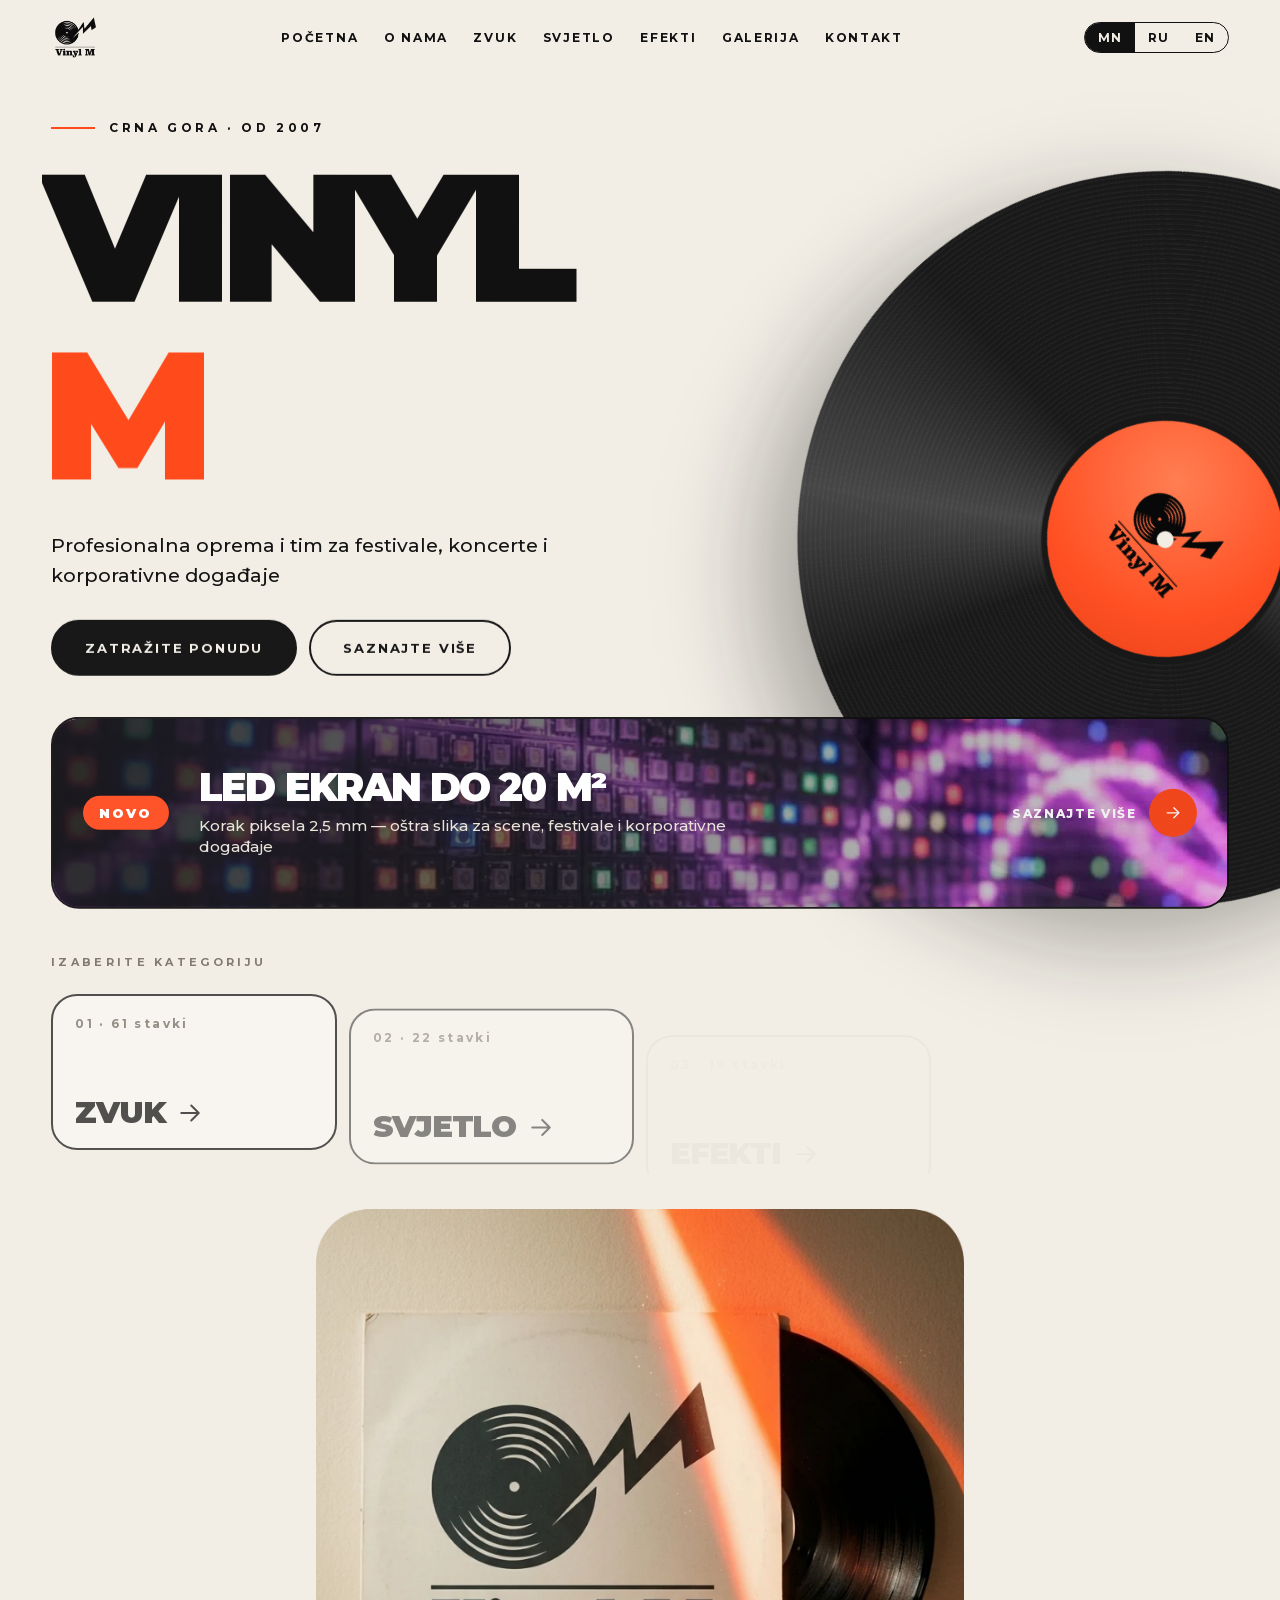
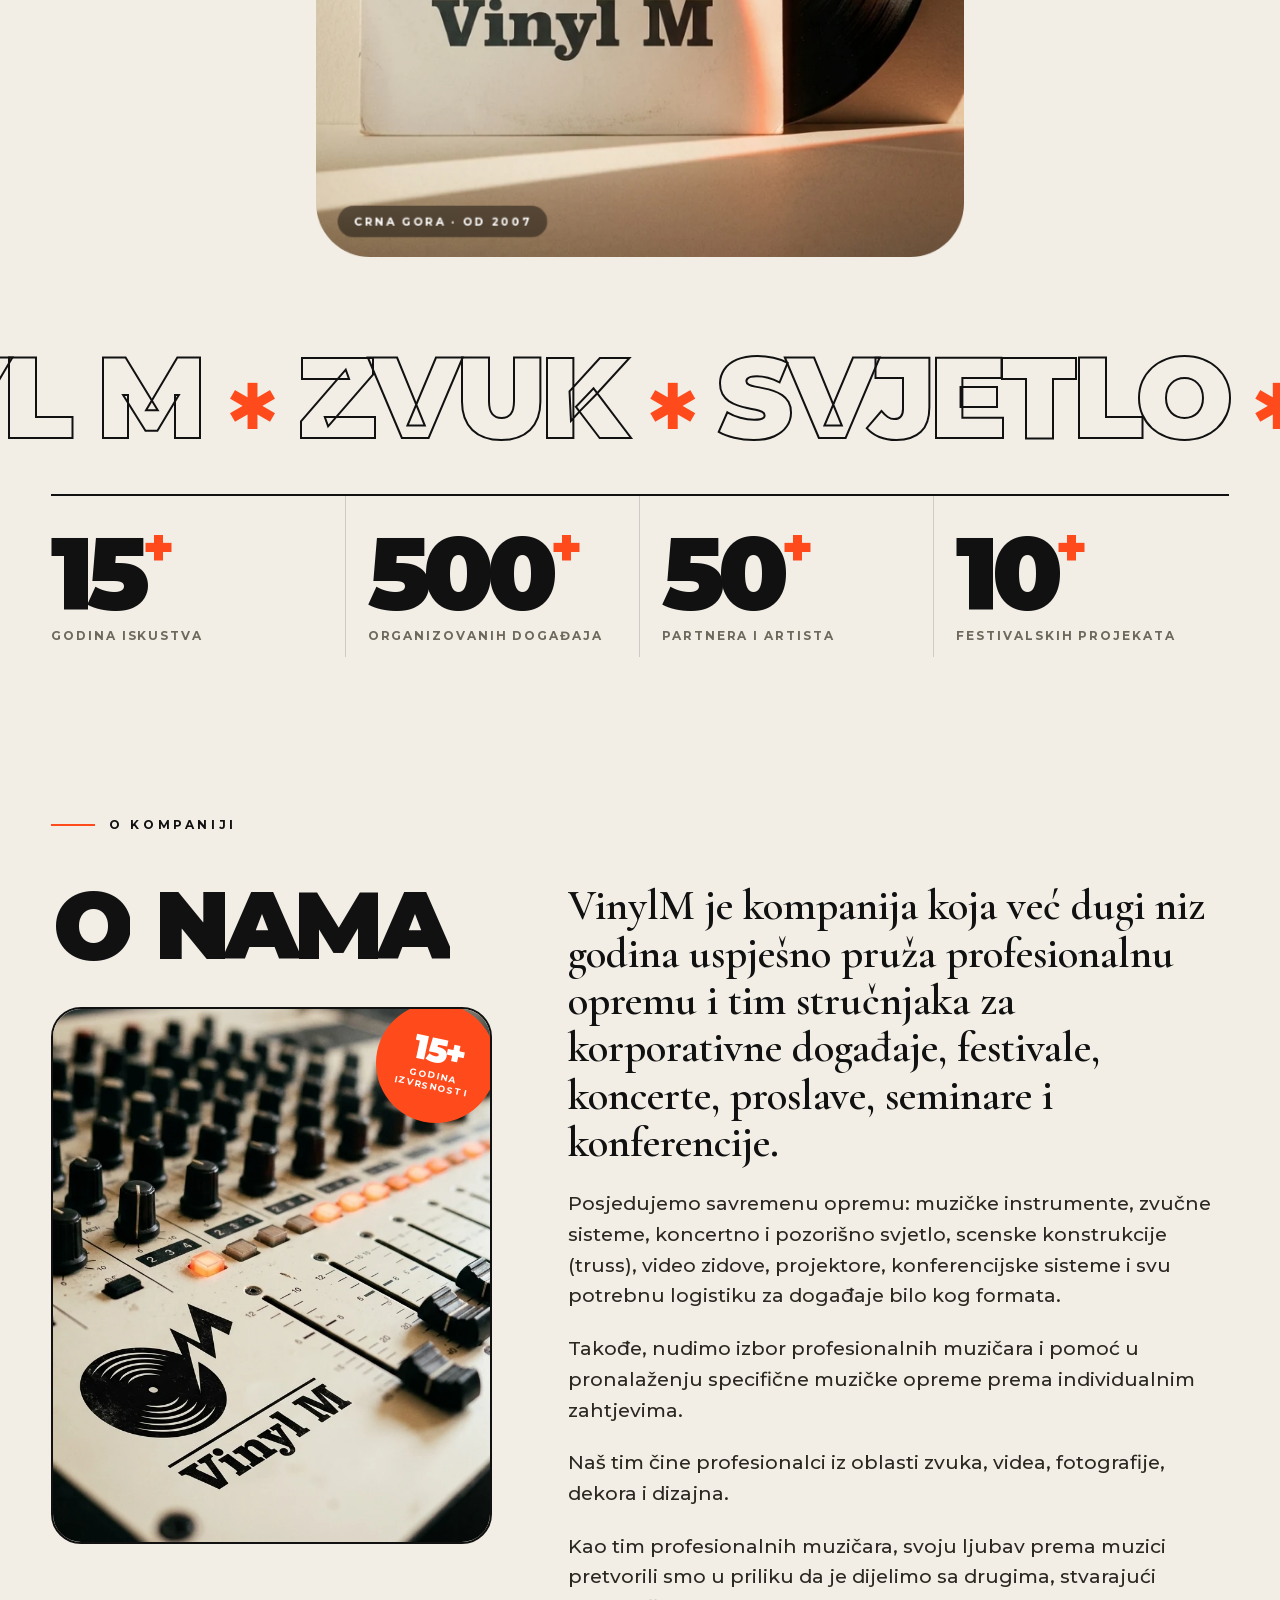
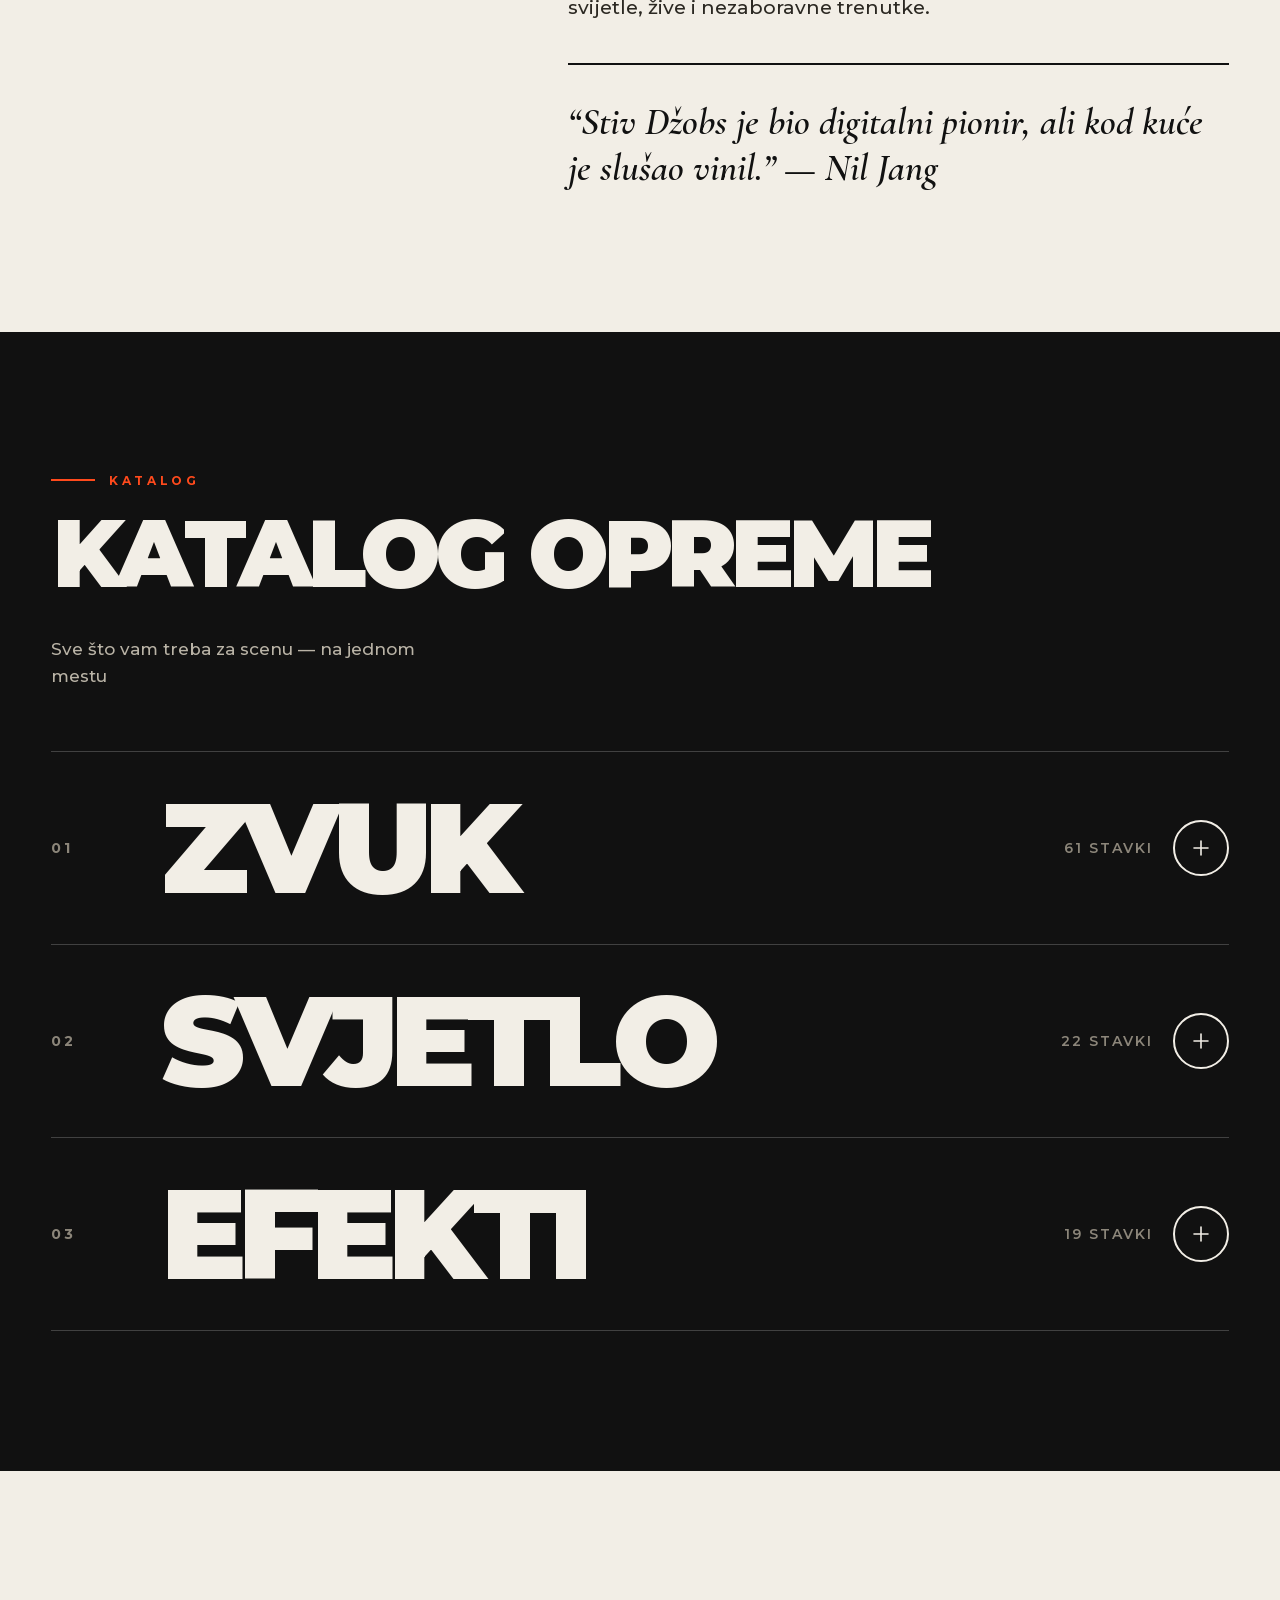
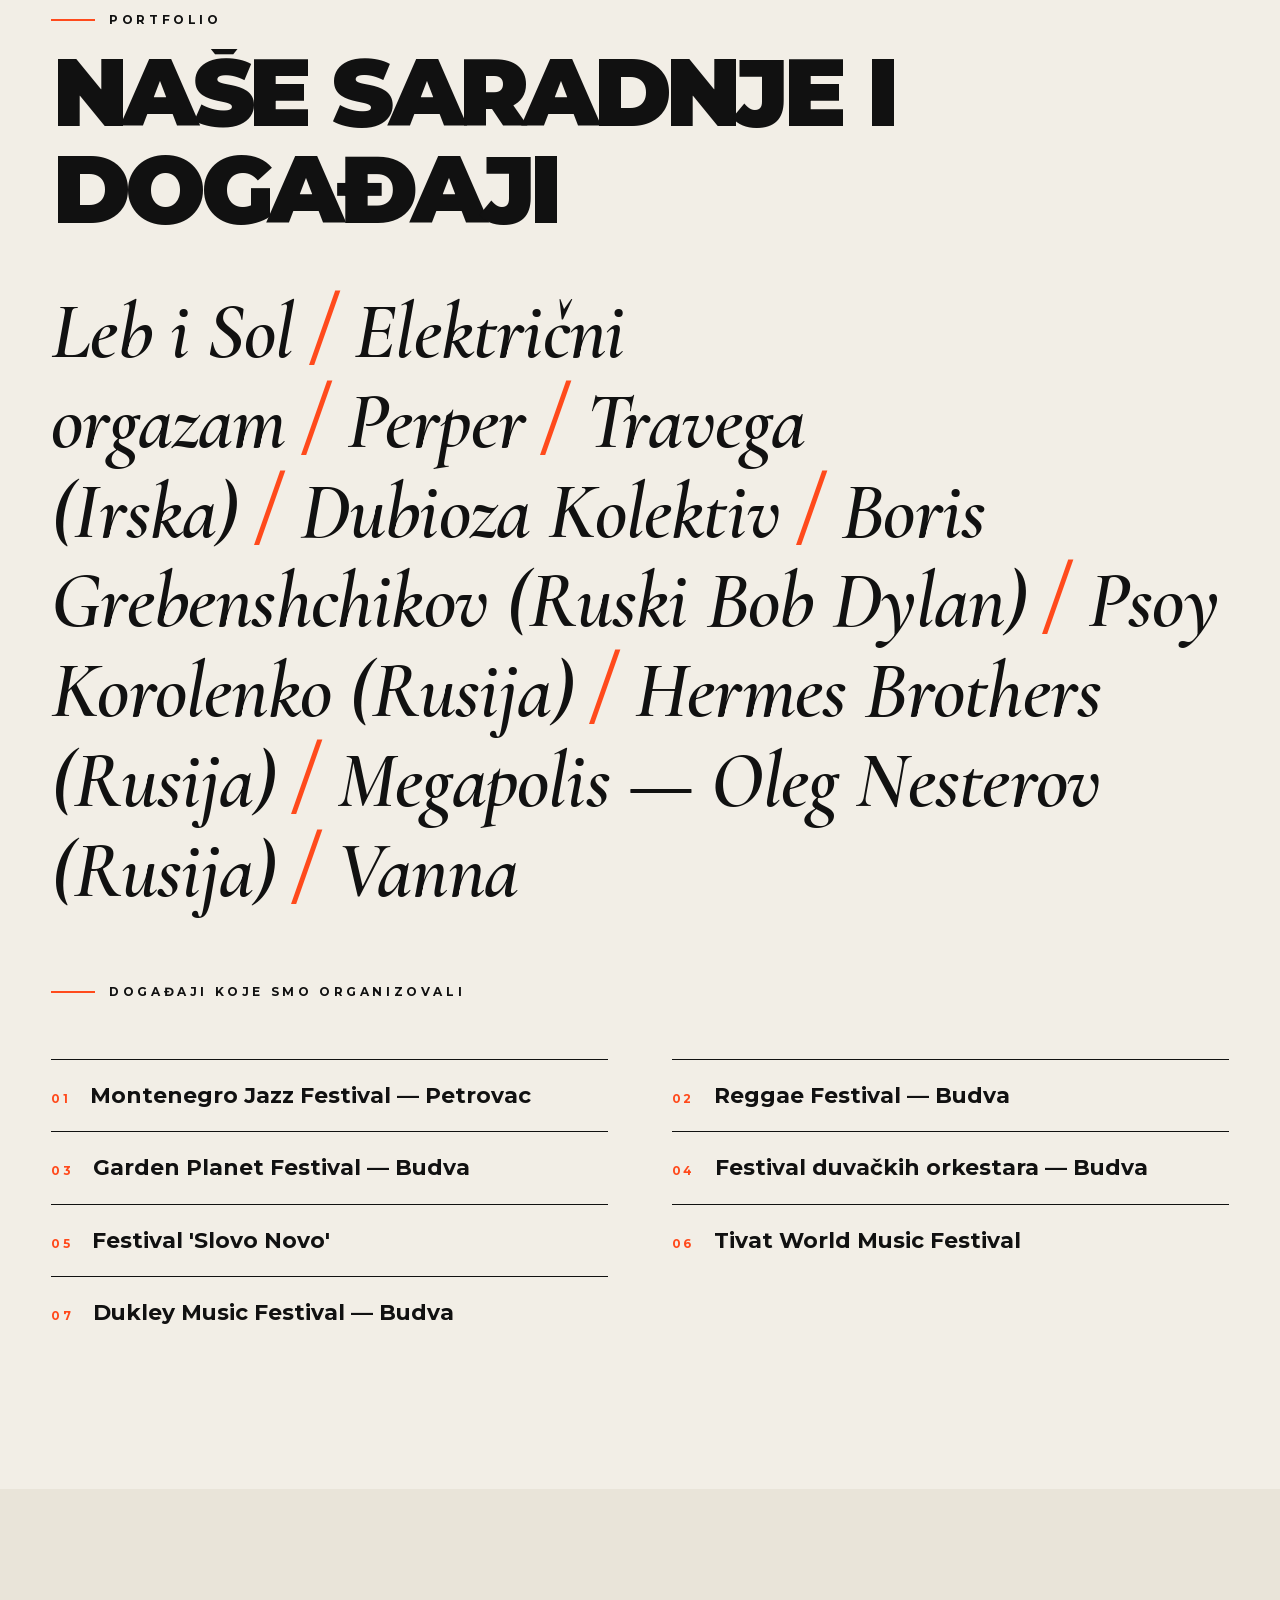
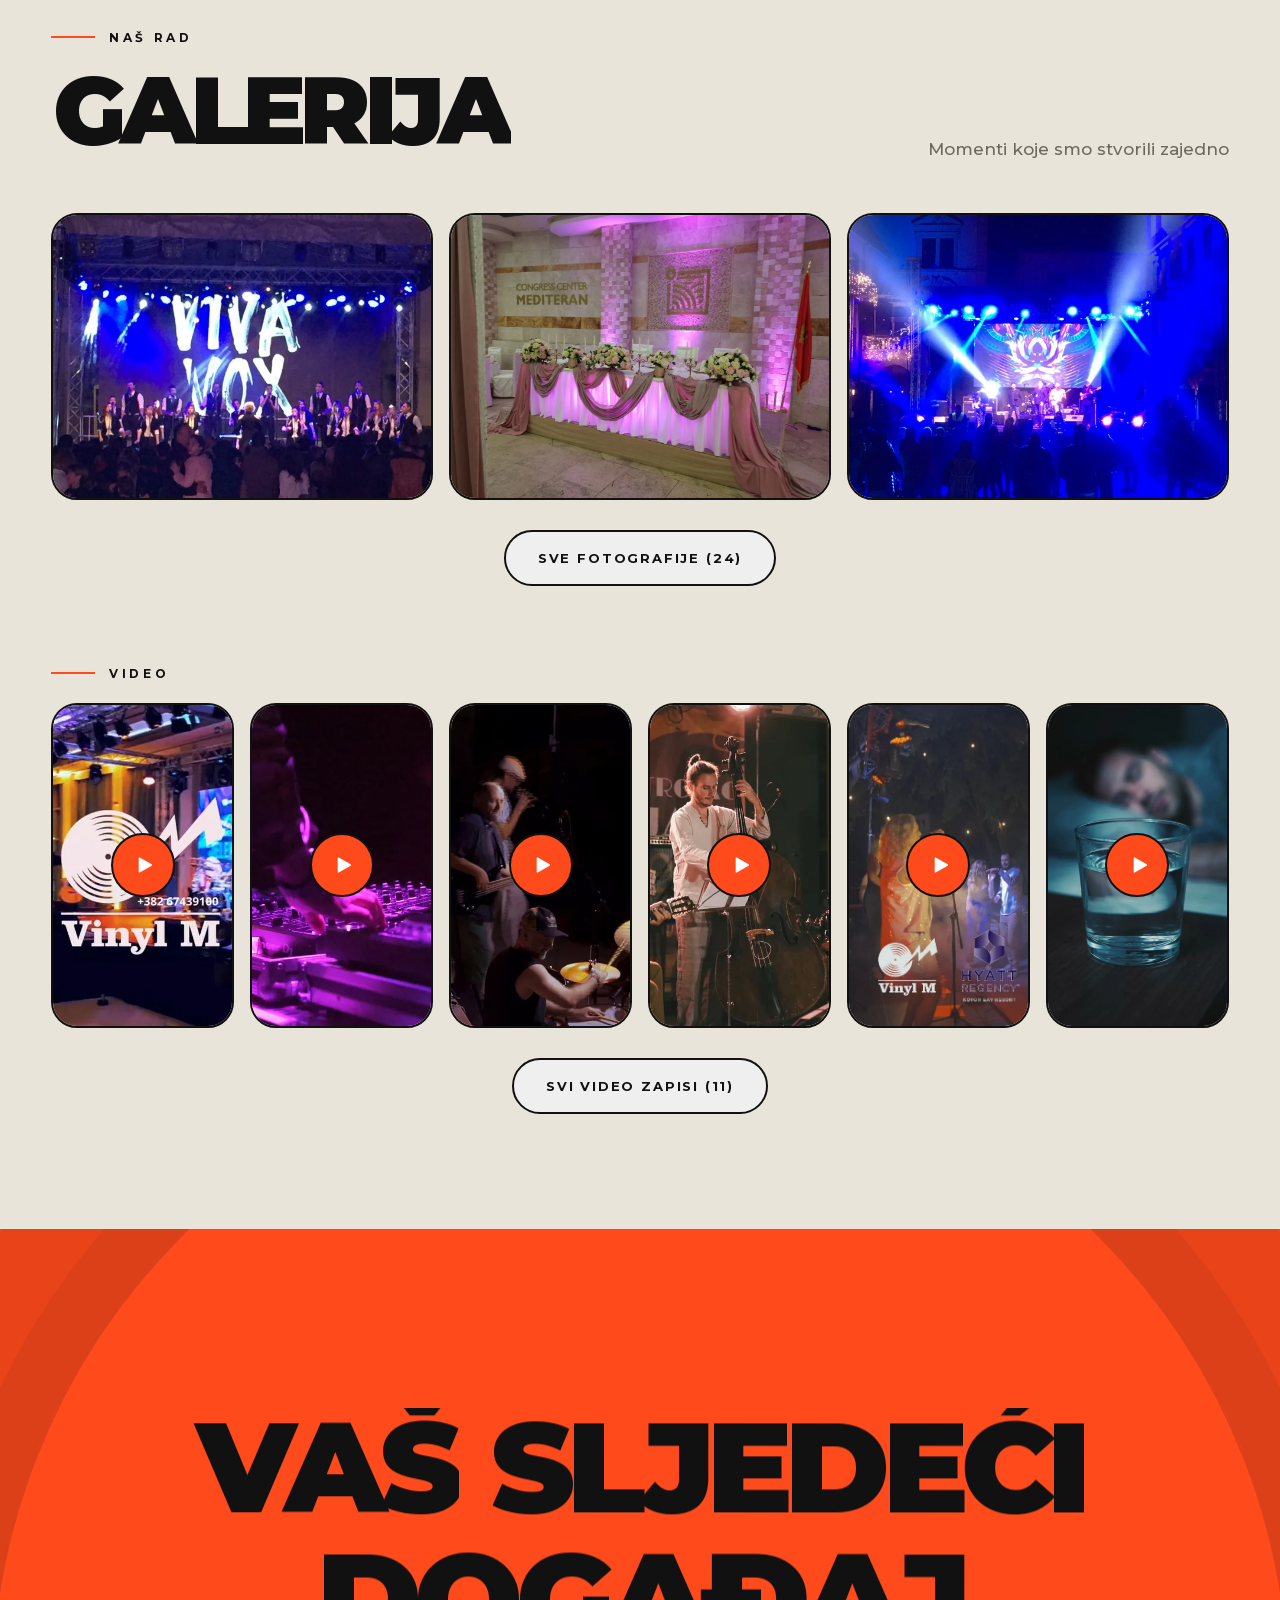
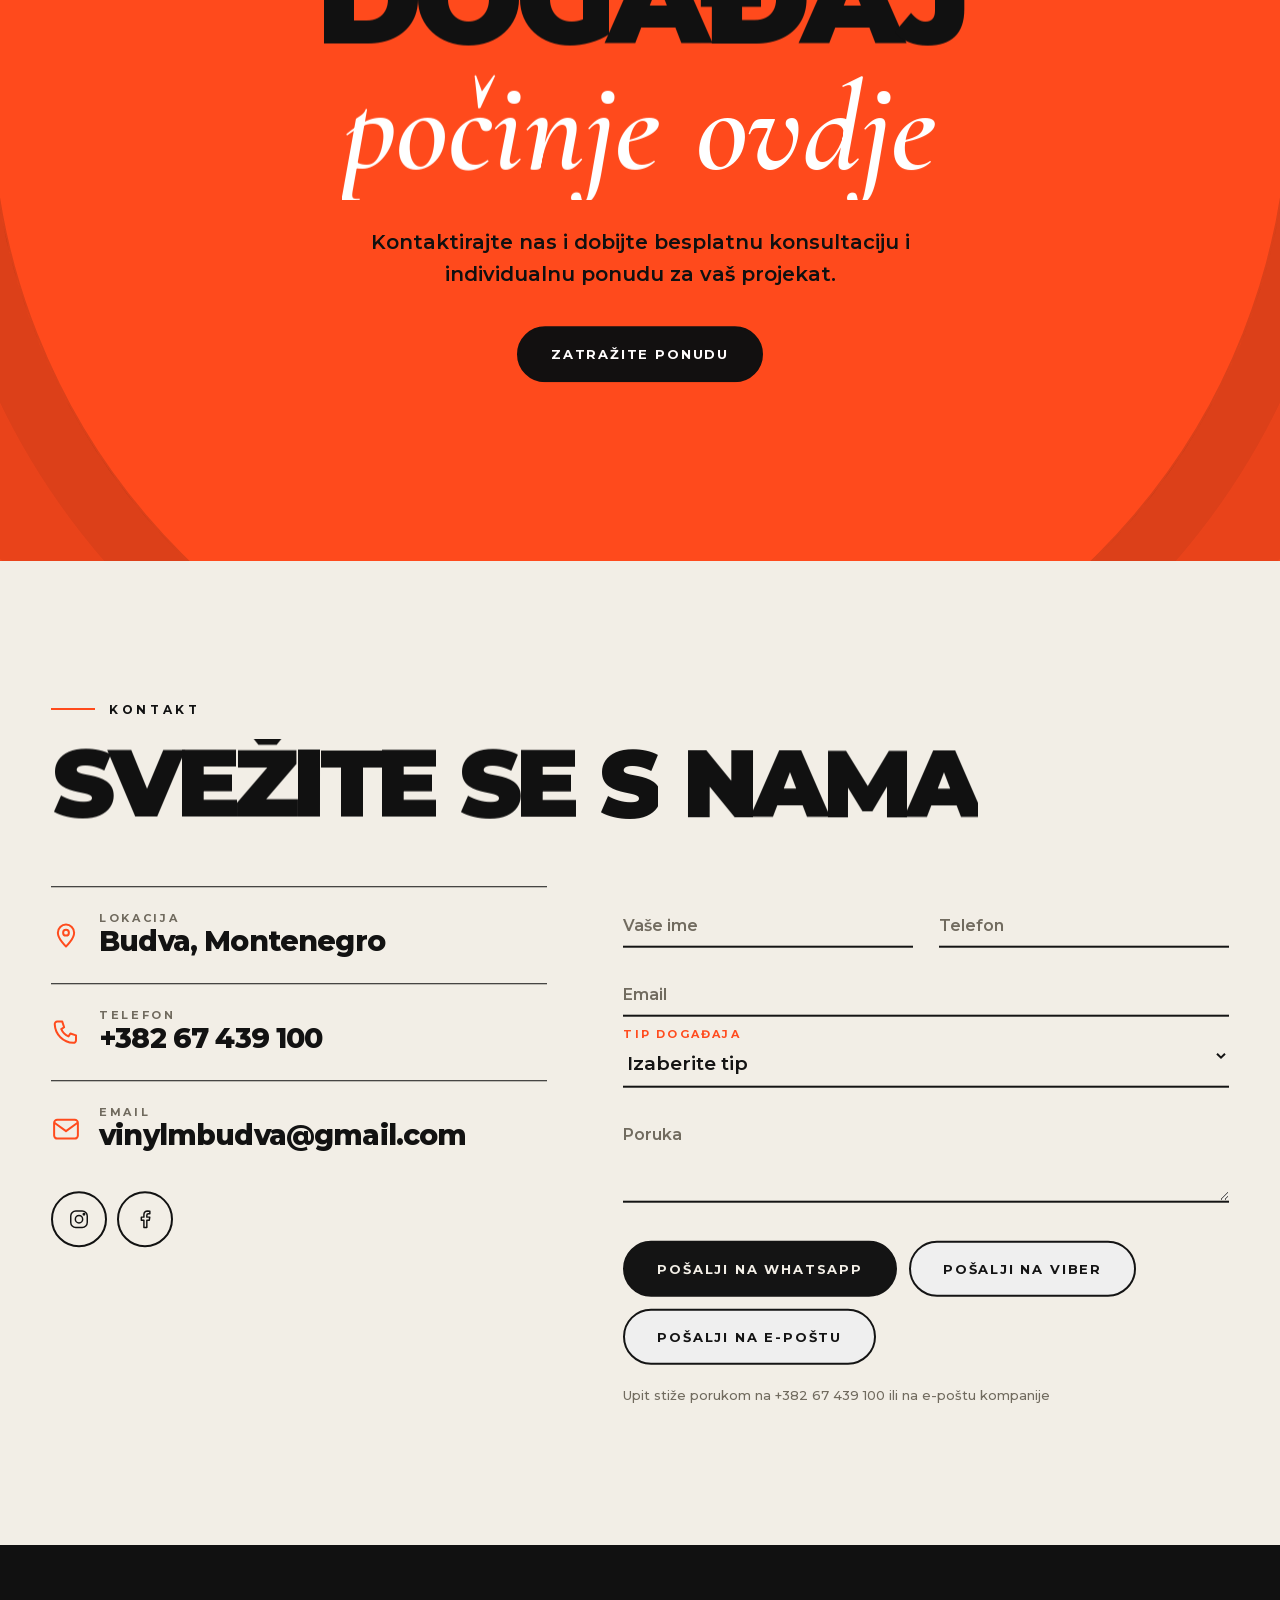
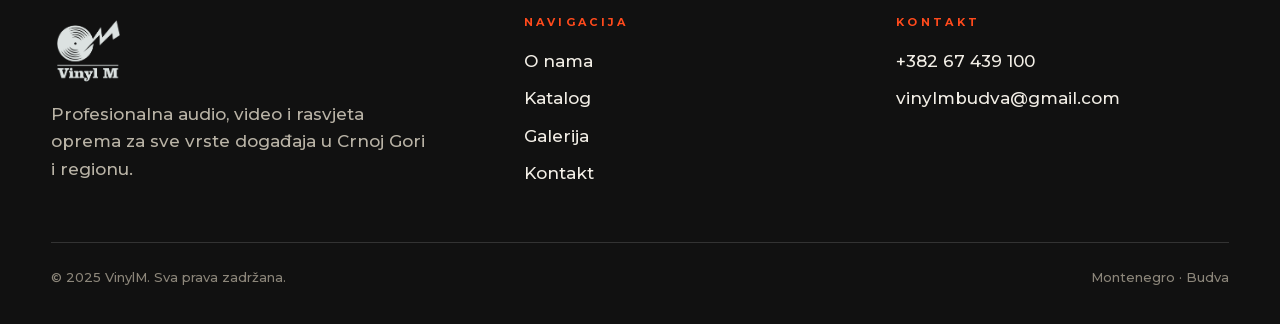
<file: index.html>
<!doctype html>
<html lang="sr-Latn">
<head>
<!-- Google tag (gtag.js) -->
<script async src="https://www.googletagmanager.com/gtag/js?id=G-D3EZ53C3H6"></script>
<script>
  window.dataLayer = window.dataLayer || [];
  function gtag(){dataLayer.push(arguments);}
  gtag('js', new Date());

  gtag('config', 'G-D3EZ53C3H6');
  gtag('config', 'G-MKYGHQBX70');
</script>
<meta charset="utf-8">
<meta name="viewport" content="width=device-width,initial-scale=1">
<link rel="icon" href="/favicon.ico" sizes="any">
<link rel="icon" type="image/png" sizes="48x48" href="/favicon-48.png">
<link rel="icon" type="image/png" sizes="192x192" href="/favicon-192.png">
<link rel="apple-touch-icon" href="/apple-touch-icon.png">
<title>VinylM — Event Solutions | Montenegro · звук, свет, экраны для событий</title>
<meta name="description" content="VinylM — profesionalno ozvučenje, rasvjeta i LED ekrani za festivale, koncerte i korporativne događaje u Crnoj Gori. Звук, свет, спецэффекты, LED-экраны. Budva, Montenegro. Since 2007.">
<link rel="canonical" href="https://vinyl-m.com/">
<meta property="og:type" content="website">
<meta property="og:title" content="VinylM — Event Solutions | Montenegro">
<meta property="og:description" content="Professional sound, light, LED screens and special effects for festivals, concerts and corporate events in Montenegro.">
<meta property="og:image" content="https://vinyl-m.com/assets/img/og-image.jpg">
<meta property="og:image:width" content="1200">
<meta property="og:image:height" content="630">
<meta name="twitter:card" content="summary_large_image">
<meta name="twitter:image" content="https://vinyl-m.com/assets/img/og-image.jpg">
<meta property="og:url" content="https://vinyl-m.com/">
<script type="application/ld+json">
{
  "@context": "https://schema.org",
  "@type": "LocalBusiness",
  "@id": "https://vinyl-m.com/#organization",
  "name": "VinylM",
  "legalName": "Društvo sa ograničenom odgovornošću VINYL M",
  "url": "https://vinyl-m.com/",
  "logo": "https://vinyl-m.com/favicon-512.png",
  "image": ["https://vinyl-m.com/assets/img/og-image.jpg"],
  "description": "Profesionalno ozvučenje, rasvjeta i specijalni efekti za festivale, koncerte i korporativne događaje u Crnoj Gori.",
  "telephone": "+382 67 439 100",
  "email": "vinylmbudva@gmail.com",
  "foundingDate": "2007",
  "address": {
    "@type": "PostalAddress",
    "addressLocality": "Budva",
    "postalCode": "85310",
    "addressCountry": "ME"
  },
  "areaServed": {"@type": "Country", "name": "Montenegro"},
  "sameAs": [
    "https://www.instagram.com/_vinyl_m/",
    "https://www.facebook.com/share/198Ar6UoX1/"
  ]
}
</script>
<link rel="stylesheet" href="assets/fonts/fonts-v3.css">
<style>
:root{--paper:#f2eee6;--paper2:#e9e4d9;--ink:#111;--red:#ff4a1c;--red2:#e63a0f;--mut:#6f695d;--line:rgba(17,17,17,.16);--disp:'Montserrat',system-ui,sans-serif;--serif:'Cormorant Garamond',Georgia,serif;--sans:'Montserrat',system-ui,sans-serif}
*{box-sizing:border-box;margin:0;padding:0}
html{overflow-x:hidden;overflow-x:clip}
html.lenis,html.lenis body{height:auto}
.lenis.lenis-smooth{scroll-behavior:auto!important}
body{font:500 17px/1.6 var(--sans);background:var(--paper);color:var(--ink);overflow-x:hidden;overflow-x:clip;-webkit-font-smoothing:antialiased}
body.lock{overflow:hidden}
a{color:inherit;text-decoration:none}img{display:block;max-width:100%}button{font:inherit;color:inherit}
::selection{background:var(--red);color:#fff}
.ic{width:1em;height:1em;display:block}
.wrap{max-width:1360px;margin:0 auto;padding:0 clamp(18px,4vw,56px)}
.rv{opacity:0;transform:translateY(48px)}
em.s{font-family:var(--serif);font-style:italic;font-weight:600;letter-spacing:0;text-transform:none}
.text-gold{color:var(--red);font-family:var(--serif);font-style:italic;font-weight:600;text-transform:none;letter-spacing:0}

/* loader / progress */
.loader{position:fixed;inset:0;z-index:300;background:var(--red);display:grid;place-items:center;overflow:hidden}
.loader .rec{width:min(40vw,200px);aspect-ratio:1;border-radius:50%;background:repeating-radial-gradient(circle,#111 0 2px,#1d1d1d 2px 4px);position:relative;animation:spin 1.6s linear infinite;box-shadow:0 30px 70px rgba(0,0,0,.35)}
.loader .rec::after{content:"";position:absolute;inset:36%;border-radius:50%;background:var(--paper)}
.loader .rec::before{content:"";position:absolute;left:49%;top:49%;width:2%;height:2%;border-radius:50%;background:#111;z-index:2}
@keyframes spin{to{transform:rotate(360deg)}}
.progress{position:fixed;left:0;top:0;height:4px;width:100%;background:var(--red);transform-origin:0 50%;transform:scaleX(0);z-index:150}

/* header */
header.top{position:fixed;left:0;right:0;top:0;z-index:120;display:flex;align-items:center;justify-content:space-between;gap:20px;padding:14px clamp(18px,4vw,56px);transition:background .4s,box-shadow .4s}
header.top.solid{background:rgba(242,238,230,.88);backdrop-filter:blur(14px);-webkit-backdrop-filter:blur(14px);box-shadow:0 1px 0 var(--line)}
.logo img{height:46px;width:auto}
.nav{display:flex;gap:clamp(14px,2vw,30px);font:700 12px var(--sans);letter-spacing:.14em;text-transform:uppercase}
.nav a{position:relative;padding:6px 0}
.nav a::after{content:"";position:absolute;left:0;bottom:0;width:100%;height:2px;background:var(--red);transform:scaleX(0);transform-origin:100% 50%;transition:transform .45s cubic-bezier(.2,.8,.2,1)}
.nav a:hover::after{transform:scaleX(1);transform-origin:0 50%}
.hr{display:flex;align-items:center;gap:10px}
.langs{display:flex;border:1.5px solid var(--ink);border-radius:99px;overflow:hidden}
.langs button{border:0;background:none;padding:7px 13px;font:700 12px var(--sans);letter-spacing:.08em;cursor:pointer;transition:background .25s,color .25s}
.langs button.on{background:var(--ink);color:var(--paper)}
.menubtn{display:none;align-items:center;gap:10px;height:48px;padding:0 20px;border-radius:99px;border:0;background:var(--ink);color:var(--paper);font:700 12px var(--sans);letter-spacing:.14em;text-transform:uppercase;cursor:pointer}
.menubtn i{display:block;width:18px;height:2px;background:currentColor;position:relative}
.menubtn i::after{content:"";position:absolute;left:0;top:6px;width:18px;height:2px;background:currentColor;transition:.35s}
.menubtn.on i{background:transparent}.menubtn.on i::after{top:0;transform:rotate(45deg)}.menubtn.on i::before{top:0;transform:rotate(-45deg)}
.menubtn i::before{content:"";position:absolute;left:0;top:0;width:18px;height:2px;background:currentColor;transition:.35s}
@media(max-width:1020px){.nav,.hr>.langs{display:none}.menubtn{display:flex}}
.menu{position:fixed;inset:0;z-index:110;background:var(--red);padding:110px clamp(22px,6vw,60px) 30px;display:flex;flex-direction:column;overflow:auto;clip-path:inset(0 0 100% 0);visibility:hidden}
.menu.on{visibility:visible}
.menu a.big{display:flex;justify-content:space-between;align-items:baseline;font:900 clamp(34px,10vw,64px)/1.05 var(--disp);letter-spacing:-.04em;text-transform:uppercase;padding:8px 0;border-bottom:2px solid rgba(17,17,17,.9);overflow:hidden}
.menu a.big small{font:700 13px var(--sans);letter-spacing:.2em}
.menu .langs{margin-top:24px;align-self:flex-start;border-color:#111}
.menu .langs button.on{background:#111;color:var(--red)}

/* hero */
.hero{position:relative;min-height:100svh;padding:120px 0 40px;overflow:hidden;display:flex;flex-direction:column}
.hero-top{position:relative;flex:1;width:100%;display:flex;flex-direction:column;justify-content:center}
.vrec{position:absolute;right:-20vw;top:46%;width:min(58vw,800px);aspect-ratio:1;margin-top:calc(min(58vw,800px)/-2);border-radius:50%;will-change:transform;pointer-events:none}
.vrec .disc{position:absolute;inset:0;border-radius:50%;background:repeating-radial-gradient(circle,#101010 0 2px,#1c1c1c 2px 3px,#131313 3px 5px);box-shadow:0 50px 100px rgba(17,17,17,.35)}
.vrec .disc::before{content:"";position:absolute;inset:0;border-radius:50%;background:conic-gradient(from 20deg,rgba(255,255,255,0) 0deg,rgba(255,255,255,.2) 30deg,rgba(255,255,255,0) 70deg,rgba(255,255,255,0) 180deg,rgba(255,255,255,.2) 210deg,rgba(255,255,255,0) 250deg)}
.vrec .lab{position:absolute;inset:34%;border-radius:50%;background:radial-gradient(circle at 35% 30%,#ff7a4d,var(--red) 60%,var(--red2));display:grid;place-items:center;box-shadow:0 0 0 6px #101010}
.vrec .lab img{width:46%;filter:brightness(0)}
.vrec .lab::after{content:"";position:absolute;left:50%;top:50%;width:7%;height:7%;margin:-3.5%;border-radius:50%;background:var(--paper)}
.hero h1{position:relative;z-index:3;font:900 clamp(70px,14.2vw,260px)/.84 var(--disp);letter-spacing:-.07em;text-transform:uppercase;margin-left:-.05em}
.hero h1 .ln{display:block;overflow:hidden;padding:.03em 0 .1em}
.hero h1 .ln>span{display:inline-block;will-change:transform}
.hero h1 .ln:nth-child(2)>span{color:var(--red)}
.hero-sub{position:relative;z-index:3;max-width:520px;font-size:clamp(17px,1.5vw,20px);margin-top:22px;font-weight:500}
.hero-badge{position:relative;z-index:3;font:700 12px var(--sans);letter-spacing:.3em;text-transform:uppercase;display:inline-flex;gap:14px;align-items:center;margin-bottom:20px}
.hero-badge::before{content:"";width:44px;height:2px;background:var(--red)}
.btn{display:inline-flex;align-items:center;gap:12px;padding:18px 32px;border-radius:99px;font:700 13px var(--sans);letter-spacing:.14em;text-transform:uppercase;border:2px solid var(--ink);cursor:pointer;position:relative;overflow:hidden;z-index:1}
.btn::before{content:"";position:absolute;inset:0;background:var(--red);transform:translateY(101%);transition:transform .5s cubic-bezier(.2,.8,.2,1);z-index:-1}
.btn:hover::before{transform:none}.btn:hover{color:#fff;border-color:var(--red)}
.btn.solid{background:var(--ink);color:var(--paper)}
.btn.solid:hover{color:#fff}
.ctas{position:relative;z-index:3;display:flex;gap:12px;flex-wrap:wrap;margin-top:28px}
.hint{position:relative;z-index:3;font:700 11px var(--sans);letter-spacing:.3em;text-transform:uppercase;color:var(--mut);margin:44px 0 12px}
.cbts{position:relative;z-index:3;display:grid;grid-template-columns:repeat(4,1fr);gap:12px}
.cbt{position:relative;display:flex;flex-direction:column;justify-content:space-between;gap:34px;padding:20px 22px;border-radius:26px;background:var(--card,#fff);border:2px solid var(--ink);text-align:left;cursor:pointer;min-height:156px;overflow:hidden;background:#fbf9f4}
.cbt::before{content:"";position:absolute;inset:0;background:var(--red);transform:translateY(101%);transition:transform .5s cubic-bezier(.2,.8,.2,1)}
.cbt:hover::before{transform:none}
.cbt>*{position:relative}
.cbt .n{font:700 12px var(--sans);letter-spacing:.2em;color:var(--mut)}
.cbt .nm{font:900 clamp(22px,2.4vw,34px)/1 var(--disp);letter-spacing:-.04em;text-transform:uppercase;display:flex;justify-content:space-between;align-items:flex-end;gap:10px}
.cbt .nm .ic{width:30px;height:30px;flex:0 0 30px;transition:transform .5s cubic-bezier(.2,.8,.2,1)}
.cbt:hover .nm .ic{transform:rotate(-45deg)}
.cbt:hover{color:#fff}.cbt:hover .n{color:rgba(255,255,255,.8)}
@media(max-width:900px){.cbts{grid-template-columns:1fr 1fr;gap:10px}.cbt{min-height:128px;gap:20px;padding:16px;border-radius:22px}.vrec{right:-34vw;top:30%;width:92vw;margin-top:-46vw;opacity:.16}.hero{padding-top:100px}.hero h1{font-size:clamp(64px,22vw,200px)}.hero-top{justify-content:flex-start;padding-top:40px}}

/* promo banner */
.promo{position:relative;z-index:3;display:grid;grid-template-columns:auto 1fr auto;gap:clamp(14px,2.4vw,34px);align-items:center;margin-top:40px;padding:clamp(14px,2vw,22px) clamp(16px,2.4vw,30px);min-height:clamp(140px,15vw,210px);border-radius:28px;overflow:hidden;background:#111;color:#fff;border:2px solid var(--ink)}
.promo .pbg,.promo .pvid{position:absolute;inset:0;width:100%;height:100%;object-fit:cover;background-size:cover;background-position:center}
.promo::after{content:"";position:absolute;inset:0;background:linear-gradient(90deg,rgba(8,10,14,.9) 6%,rgba(8,10,14,.5) 52%,rgba(8,10,14,.06) 100%);pointer-events:none;z-index:1}
.promo>*:not(.pbg):not(.pvid){position:relative;z-index:2}
.promo .pnew{font:900 13px var(--sans);letter-spacing:.16em;background:var(--red);color:#fff;padding:9px 16px;border-radius:99px;box-shadow:0 0 0 0 rgba(255,74,28,.7);animation:pulse 2.2s infinite}
@keyframes pulse{70%{box-shadow:0 0 0 14px rgba(255,74,28,0)}100%{box-shadow:0 0 0 0 rgba(255,74,28,0)}}
.promo .ptx b{display:block;font:900 clamp(24px,3vw,44px)/1.05 var(--disp);letter-spacing:-.05em;text-transform:uppercase}
.promo .ptx small{display:block;margin-top:6px;font:500 clamp(13px,1.2vw,16px)/1.4 var(--sans);color:#e8e3d8;max-width:560px}
.promo .pgo{display:flex;align-items:center;gap:12px;font:800 12px var(--sans);letter-spacing:.14em;text-transform:uppercase;white-space:nowrap}
.promo .pgo i{width:48px;height:48px;border-radius:50%;background:var(--red);display:grid;place-items:center}
.promo .pgo i .ic{width:20px;height:20px}
.promo:hover .pgo i{background:#fff;color:var(--ink)}
@media(max-width:900px){.promo{grid-template-columns:1fr auto;margin-top:26px;border-radius:24px;gap:10px 14px}.promo .pnew{grid-column:1/-1;justify-self:start}.promo .pgo span{display:none}.promo .ptx small{max-width:none}}
/* expanding photo */
.band{padding:0 clamp(18px,4vw,56px)}
.band .fr{width:min(720px,100%);aspect-ratio:1;margin:0 auto;border-radius:36px;overflow:hidden;position:relative;will-change:transform}
.band img{position:absolute;left:0;top:-10%;width:100%;height:120%;object-fit:cover}
.band .cap{position:absolute;left:24px;bottom:22px;font:700 12px var(--sans);letter-spacing:.22em;text-transform:uppercase;color:#fff;background:rgba(0,0,0,.45);backdrop-filter:blur(8px);padding:10px 18px;border-radius:99px}

/* marquee */
.mq{padding:46px 0 10px;overflow:hidden;white-space:nowrap}
.mq div{display:inline-block;font:900 clamp(50px,9vw,140px)/1 var(--disp);letter-spacing:-.05em;text-transform:uppercase}
.mq span{margin:0 24px;color:transparent;-webkit-text-stroke:2px var(--ink)}
.mq i{font-style:normal;color:var(--red);font-size:.55em;vertical-align:middle}

/* sections */
.sec{padding:clamp(80px,11vw,170px) 0;position:relative}
.eyebrow{font:700 12px var(--sans);letter-spacing:.3em;text-transform:uppercase;display:flex;align-items:center;gap:14px;margin-bottom:22px}
.eyebrow::before{content:"";width:44px;height:2px;background:var(--red)}
h2{font:900 clamp(40px,7.4vw,118px)/.92 var(--disp);letter-spacing:-.06em;text-transform:uppercase}
.wd{display:inline-block;overflow:hidden;vertical-align:top;padding:0 .02em .1em}.wd>span{display:inline-block}

/* stats */
.stats{display:grid;grid-template-columns:repeat(4,1fr);border-top:2px solid var(--ink)}
.st{padding:28px 18px 8px 0;border-right:1px solid var(--line)}
.st+.st{padding-left:22px}.st:last-child{border:0}
.st b{display:block;font:900 clamp(54px,8vw,130px)/.95 var(--disp);letter-spacing:-.07em}
.st b span{font:inherit;letter-spacing:inherit;text-transform:none;color:inherit}
.st b sup{color:var(--red);font-size:.5em;vertical-align:top}
.st span{font:700 12px var(--sans);letter-spacing:.16em;text-transform:uppercase;color:var(--mut)}
@media(max-width:800px){.stats{grid-template-columns:1fr 1fr}.st:nth-child(3){padding-left:0}.st:nth-child(2){border-right:0}.st:nth-child(-n+2){border-bottom:1px solid var(--line);padding-bottom:20px}}

/* about */
.about{display:grid;grid-template-columns:.8fr 1.2fr;gap:clamp(30px,6vw,110px);margin-top:50px}
.about .l{position:sticky;top:110px;align-self:start}
.about .l .ph{margin-top:28px;border-radius:30px;overflow:hidden;aspect-ratio:.82;position:relative;border:2px solid var(--ink)}
.about .l .ph img{position:absolute;left:0;top:-8%;width:100%;height:116%;object-fit:cover}
.sticker{position:absolute;right:-6px;top:-6px;width:120px;height:120px;border-radius:50%;background:var(--red);color:#fff;display:grid;place-items:center;text-align:center;font:900 34px/1 var(--disp);letter-spacing:-.05em;z-index:3;transform:rotate(12deg)}
.sticker small{display:block;font:700 9px/1.2 var(--sans);letter-spacing:.12em;text-transform:uppercase;margin-top:4px}
.about .r p{font-size:clamp(17px,1.5vw,21px);margin-bottom:22px;color:#2b2822}
.about .r p:first-child{font:600 clamp(28px,3.3vw,50px)/1.12 var(--serif);color:var(--ink)}
.pull{margin-top:40px;padding:34px 0 0;border-top:2px solid var(--ink);font:italic 600 clamp(26px,3vw,46px)/1.2 var(--serif)}
@media(max-width:900px){.about{grid-template-columns:1fr}.about .l{position:relative;top:0}}

/* catalog rows */
.cat{background:var(--ink);color:var(--paper)}
.cat h2 em,.cat .eyebrow{color:var(--red)}
.cat .eyebrow::before{background:var(--red)}
.cat-top{display:flex;justify-content:space-between;align-items:flex-end;gap:30px;flex-wrap:wrap}
.cat-top p{max-width:400px;color:#b9b3a6}
.rows{margin-top:60px;border-top:1px solid rgba(255,255,255,.2)}
.row{border-bottom:1px solid rgba(255,255,255,.2)}
.row>button{width:100%;display:grid;grid-template-columns:90px 1fr auto 56px;gap:20px;align-items:center;padding:clamp(22px,3vw,40px) 0;background:none;border:0;cursor:pointer;text-align:left;color:var(--paper);transition:color .3s,padding .5s cubic-bezier(.2,.8,.2,1)}
.row>button:hover{color:var(--red);padding-left:20px}
.row .no{font:700 14px var(--sans);letter-spacing:.2em;color:#8c867a}
.row .nm{font:900 clamp(48px,10vw,170px)/.9 var(--disp);letter-spacing:-.07em;text-transform:uppercase}
.row .ct{font:600 14px var(--sans);letter-spacing:.14em;text-transform:uppercase;color:#8c867a}
.row .ar{width:56px;height:56px;border-radius:50%;border:2px solid currentColor;display:grid;place-items:center;transition:transform .5s cubic-bezier(.2,.8,.2,1),background .3s,color .3s}
.row .ar .ic{width:24px;height:24px}
.row.on .ar{transform:rotate(45deg);background:var(--red);border-color:var(--red);color:#fff}
.row .bd{height:0;overflow:hidden}
.groups{display:grid;grid-template-columns:repeat(3,minmax(0,1fr));gap:34px clamp(20px,3vw,50px);padding:10px 0 50px 110px}
.g h4{display:flex;align-items:center;gap:12px;font:800 15px var(--sans);letter-spacing:.14em;text-transform:uppercase;color:var(--red);padding-bottom:12px;border-bottom:1px solid rgba(255,255,255,.2);margin-bottom:6px}
.g h4 .ic{width:24px;height:24px}
.g h4 em{margin-left:auto;font:600 12px var(--sans);font-style:normal;color:#8c867a}
.g li{list-style:none;padding:9px 0;border-bottom:1px solid rgba(255,255,255,.08);font-size:15.5px;color:#d9d3c6;transition:color .2s,padding .3s}
.g li:hover{color:#fff;padding-left:10px}
.g li.hot{color:#fff;font-weight:700;position:relative}
.g li.hot::after{content:"NEW";margin-left:10px;font:800 10px var(--sans);letter-spacing:.14em;background:var(--red);color:#fff;padding:3px 8px;border-radius:99px;vertical-align:middle}
@media(max-width:1000px){.row>button{grid-template-columns:1fr auto 48px;gap:12px}.row .no{display:none}.row .ar{width:48px;height:48px}.row .nm{font-size:clamp(44px,14vw,110px)}.row .ct{font-size:11px}.groups{grid-template-columns:1fr;padding:0 0 36px}}
@media(min-width:620px) and (max-width:1000px){.groups{grid-template-columns:1fr 1fr}}

/* portfolio */
.names{margin-top:44px;font:italic 600 clamp(34px,6.2vw,104px)/1.08 var(--serif);letter-spacing:-.01em}
.names span{display:inline;transition:color .25s}
.names span:hover{color:var(--red)}
.names i{font-style:normal;color:var(--red);font-family:var(--sans);font-weight:300;margin:0 .22em}
.evs{margin-top:60px;display:grid;grid-template-columns:repeat(2,1fr);gap:0 clamp(24px,5vw,80px)}
.evs .e{display:flex;gap:20px;align-items:baseline;padding:22px 0;border-top:1px solid var(--ink);font:700 clamp(17px,1.7vw,24px)/1.25 var(--sans)}
.evs .e b{font:700 12px var(--sans);letter-spacing:.2em;color:var(--red)}
@media(max-width:800px){.evs{grid-template-columns:1fr}}

/* gallery (collapsed grid, no scroll) */
.gal{background:var(--paper2);overflow:hidden}
.gal .head{display:flex;justify-content:space-between;align-items:flex-end;gap:24px;flex-wrap:wrap}
.pgrid{display:grid;grid-template-columns:repeat(3,minmax(0,1fr));gap:16px;margin-top:50px}
.pc{position:relative;border-radius:26px;overflow:hidden;aspect-ratio:4/3;cursor:pointer;border:2px solid var(--ink);background:#d9d3c6}
.pc img{width:100%;height:100%;object-fit:cover;display:block;transition:transform 1.1s cubic-bezier(.2,.8,.2,1)}
.pc:hover img{transform:scale(1.07)}
.pgrid .pc.extra{display:none}
.pgrid.all{grid-template-columns:repeat(4,minmax(0,1fr))}
.pgrid.all .pc.extra{display:block}
.more{display:flex;justify-content:center;margin-top:30px}
.reelh{margin-top:80px}
.reels{display:grid;grid-template-columns:repeat(6,minmax(0,1fr));gap:16px;margin-top:20px}
.reel{aspect-ratio:9/16;border-radius:26px;overflow:hidden;position:relative;cursor:pointer;border:2px solid var(--ink);background:#d9d3c6}
.reel img{width:100%;height:100%;object-fit:cover;transition:transform .9s cubic-bezier(.2,.8,.2,1)}
.reel:hover img{transform:scale(1.08)}
.reel .pl{position:absolute;left:50%;top:50%;width:64px;height:64px;margin:-32px;border-radius:50%;background:var(--red);color:#fff;display:grid;place-items:center;border:2px solid var(--ink)}
.reel .pl .ic{width:22px;height:22px;fill:currentColor;margin-left:3px}
.reels .reel.extra{display:none}.reels.all .reel.extra{display:block}
@media(max-width:1100px){.reels{grid-template-columns:repeat(4,minmax(0,1fr))}}
@media(max-width:900px){
  .pgrid,.pgrid.all{grid-template-columns:1fr 1fr;gap:10px;margin-top:36px}.pgrid .pc:first-child{grid-column:1/-1;aspect-ratio:16/10}.pc{border-radius:20px}
  .reels{display:flex;overflow-x:auto;scroll-snap-type:x mandatory;margin:20px calc(-1*clamp(18px,4vw,56px)) 0;padding:0 clamp(18px,4vw,56px) 20px;scrollbar-width:none;gap:14px;-webkit-overflow-scrolling:touch}
  .reels::-webkit-scrollbar{display:none}.reel{flex:0 0 min(60vw,260px);scroll-snap-align:center}.reels .reel.extra{display:block}.rmore{display:none}
}

/* cta + contact */
.cta{background:var(--red);color:var(--ink);text-align:center;padding:clamp(100px,14vw,220px) 0;position:relative;overflow:hidden}
.cta .rec2{position:absolute;left:50%;top:50%;width:min(130vw,1300px);aspect-ratio:1;margin:calc(min(130vw,1300px)/-2) 0 0 calc(min(130vw,1300px)/-2);border-radius:50%;border:2px solid rgba(17,17,17,.15);box-shadow:0 0 0 60px rgba(17,17,17,.06),0 0 0 140px rgba(17,17,17,.05),0 0 0 240px rgba(17,17,17,.04)}
.cta .wrap{position:relative}
.cta h2{font-size:clamp(48px,10vw,170px)}
.cta .text-gold{color:#fff}
.cta p{max-width:560px;margin:26px auto 36px;font-size:20px;font-weight:600}
.cta .btn{background:var(--ink);color:#fff;border-color:var(--ink)}.cta .btn::before{background:#fff}.cta .btn:hover{color:var(--ink);border-color:#fff}
.cgrid{display:grid;grid-template-columns:.9fr 1.1fr;gap:clamp(30px,6vw,110px);margin-top:50px}
.ci{display:flex;gap:18px;align-items:center;padding:24px 0;border-top:1px solid var(--ink)}
.ci .ic{width:30px;height:30px;flex:0 0 30px;color:var(--red)}
.ci small{display:block;font:700 11px var(--sans);letter-spacing:.24em;text-transform:uppercase;color:var(--mut)}
.ci a,.ci .v2{font:800 clamp(20px,2.2vw,30px)/1.15 var(--disp);letter-spacing:-.03em}
.ci a:hover{color:var(--red)}
.soc{display:flex;gap:10px;margin-top:14px}
.soc a{width:56px;height:56px;border-radius:50%;border:2px solid var(--ink);display:grid;place-items:center;transition:background .3s,color .3s}
.soc a .ic{width:22px;height:22px}.soc a:hover{background:var(--red);color:#fff;border-color:var(--red)}
form{display:grid;gap:8px}
.fld{position:relative}
.fld input,.fld select,.fld textarea{width:100%;background:none;border:0;border-bottom:2px solid var(--ink);padding:26px 0 10px;font:600 19px var(--sans);color:var(--ink);outline:none;border-radius:0}
.fld label{position:absolute;left:0;top:26px;font-size:16px;font-weight:600;color:var(--mut);pointer-events:none;transition:top .25s,font-size .25s,letter-spacing .25s,color .25s}
.fld input:focus+label,.fld input:not(:placeholder-shown)+label,.fld textarea:focus+label,.fld textarea:not(:placeholder-shown)+label,.fld.s label{top:2px;font:700 11px var(--sans);letter-spacing:.2em;text-transform:uppercase;color:var(--red)}
.fld input:focus,.fld select:focus,.fld textarea:focus{border-color:var(--red)}
.two{display:grid;grid-template-columns:1fr 1fr;gap:26px}
.sendrow{display:flex;gap:12px;flex-wrap:wrap;margin-top:22px}.sendhint{font-size:13px;color:var(--mut);margin-top:12px}
.copybox{display:none;width:100%;margin-top:10px;padding:14px;border:2px solid var(--ink);border-radius:14px;background:#fbf9f4;font:500 15px/1.5 var(--sans);resize:none}
.note{display:none;font-size:14px;color:var(--red);font-weight:700}
@media(max-width:900px){.cgrid,.two{grid-template-columns:1fr}}
footer{background:var(--ink);color:var(--paper);padding:70px 0 36px}
.fg{display:grid;grid-template-columns:1.3fr 1fr 1fr;gap:40px}
.fg img{height:70px;margin-bottom:16px}.fg p{color:#b9b3a6;max-width:380px}
.fg h5{font:700 11px var(--sans);letter-spacing:.3em;text-transform:uppercase;color:var(--red);margin-bottom:14px}
.fg a{display:block;padding:5px 0}.fg a:hover{color:var(--red)}
.fb{margin-top:50px;padding-top:24px;border-top:1px solid rgba(255,255,255,.14);color:#8c867a;font-size:13px;display:flex;justify-content:space-between;flex-wrap:wrap;gap:10px}
@media(max-width:800px){.fg{grid-template-columns:1fr}}
.hidden{display:none!important}
@media (prefers-reduced-motion:reduce){.loader .rec{animation:none}}
</style>
</head>
<body>
<div class="loader" id="loader"><div class="rec"></div></div>
<div class="progress"></div>

<header class="top" id="top">
  <a class="logo" href="#hero"><img src="assets/img/logo-dark.png" alt="VinylM"></a>
  <nav class="nav"><a href="#hero" data-i="navHome"></a><a href="#about" data-i="navAbout"></a><a href="#catalog" data-open="sound" data-i="navSound"></a><a href="#catalog" data-open="light" data-i="navLight"></a><a href="#catalog" data-open="effects" data-i="navEffects"></a><a href="#gallery" data-i="navGallery"></a><a href="#contact" data-i="navContact"></a></nav>
  <div class="hr"><div class="langs"><button data-lang="sr">MN</button><button data-lang="ru">RU</button><button data-lang="en">EN</button></div><button class="menubtn" id="menubtn" aria-label="Menu"><span data-i="menu"></span><i></i></button></div>
</header>
<div class="menu" id="menu"><div id="mlinks"></div><div class="langs"><button data-lang="sr">MN</button><button data-lang="ru">RU</button><button data-lang="en">EN</button></div></div>

<!-- HERO -->
<section class="hero" id="hero">
  <div class="vrec" id="rec"><div class="disc"></div><div class="lab"><img src="assets/img/logo-dark.png" alt=""></div></div>
  <div class="wrap hero-top">
    <div class="hero-badge" data-i="heroBadge"></div>
    <h1><span class="ln"><span>Vinyl</span></span><span class="ln"><span>M</span></span></h1>
    <p class="hero-sub" data-i="heroSub"></p>
    <div class="ctas"><a class="btn solid" href="#contact" data-i="heroCta1"></a><a class="btn" href="#about" data-i="heroCta2"></a></div>
  </div>
  <div class="wrap" style="width:100%">
    <a class="promo" href="#catalog" data-open="effects" id="promo">
      <span class="pbg" style="background-image:url(assets/img/led-banner.webp)"></span><video class="pvid" id="pvid" src="assets/video/led-banner.mp4" poster="assets/img/led-banner.webp" muted loop playsinline preload="metadata" aria-hidden="true"></video>
      <span class="pnew" data-i="promoNew"></span>
      <span class="ptx"><b data-i="promoTitle"></b><small data-i="promoSub"></small></span>
      <span class="pgo"><span data-i="promoCta"></span><i id="pArrow"></i></span>
    </a>
    <div class="hint" data-i="catalogHint"></div>
    <div class="cbts" id="cbts"></div>
  </div>
</section>

<section class="band"><div class="fr" id="bandFr"><img src="assets/img/square.webp" alt="Vinyl M — vinil ploča sa logotipom" id="bandImg"><span class="cap" data-i="heroBadge"></span></div></section>

<div class="mq"><div id="mq"></div></div>

<section class="sec" style="padding-top:30px"><div class="wrap"><div class="stats">
  <div class="st rv"><b><span data-n="15">0</span><sup>+</sup></b><span data-i="stat1"></span></div>
  <div class="st rv"><b><span data-n="500">0</span><sup>+</sup></b><span data-i="stat2"></span></div>
  <div class="st rv"><b><span data-n="50">0</span><sup>+</sup></b><span data-i="stat3"></span></div>
  <div class="st rv"><b><span data-n="10">0</span><sup>+</sup></b><span data-i="stat4"></span></div>
</div></div></section>

<section class="sec" id="about" style="padding-top:20px"><div class="wrap">
  <div class="eyebrow" data-i="aboutLabel"></div>
  <div class="about">
    <div class="l"><h2 data-split data-i="aboutTitle"></h2><div class="ph rv"><div class="sticker"><span>15+<small data-i="badgeLabel"></small></span></div><img src="assets/img/about-console.webp" alt="Mikseta sa logotipom Vinyl M" id="abImg"></div></div>
    <div class="r"><p class="rv" data-i="aboutP1"></p><p class="rv" data-i="aboutP2"></p><p class="rv" data-i="aboutP3"></p><p class="rv" data-i="aboutP4"></p><p class="rv" data-i="aboutP5"></p><div class="pull rv" data-i="aboutQuote"></div></div>
  </div>
</div></section>

<section class="sec cat" id="catalog"><div class="wrap">
  <div class="cat-top"><div><div class="eyebrow" data-i="catalogLabel"></div><h2 data-split data-i="catalogTitle"></h2></div><p class="rv" data-i="catalogSub"></p></div>
  <div class="rows" id="rows"></div>
</div></section>

<section class="sec" id="portfolio"><div class="wrap">
  <div class="eyebrow" data-i="casesLabel"></div>
  <h2 data-split data-i="casesTitle"></h2>
  <div class="names rv" id="names"></div>
  <div class="eyebrow" style="margin-top:70px" data-i="eventsTitle"></div>
  <div class="evs" id="evs"></div>
</div></section>

<section class="sec gal" id="gallery" style="padding-bottom:clamp(70px,9vw,130px)"><div class="wrap">
  <div class="head"><div><div class="eyebrow" data-i="galleryLabel"></div><h2 data-split data-i="galleryTitle"></h2></div><p class="rv" style="max-width:380px;color:var(--mut)" data-i="gallerySub"></p></div>
  <div class="pgrid" id="pgrid"></div>
  <div class="more"><button class="btn" id="pMore" type="button"></button></div>
  <div class="reelh"><div class="eyebrow" data-i="videoTitle"></div></div>
  <div class="reels" id="reels"></div>
  <div class="more rmore"><button class="btn" id="vMore" type="button"></button></div>
</div>
</section>

<section class="cta"><div class="rec2"></div><div class="wrap"><h2 data-split data-ih="ctaTitle"></h2><p class="rv" data-i="ctaDesc"></p><a class="btn rv" href="#contact" data-i="ctaBtn"></a></div></section>

<section class="sec" id="contact"><div class="wrap">
  <div class="eyebrow" data-i="contactLabel"></div>
  <h2 data-split data-i="contactTitle"></h2>
  <div class="cgrid">
    <div class="rv">
      <div class="ci"><span id="ic1" style="display:contents"></span><div><small data-i="contactLocLabel"></small><span class="v2">Budva, Montenegro</span></div></div>
      <div class="ci"><span id="ic2" style="display:contents"></span><div><small data-i="contactPhoneLabel"></small><a href="tel:+38267439100">+382 67 439 100</a></div></div>
      <div class="ci"><span id="ic3" style="display:contents"></span><div><small data-i="email"></small><a href="mailto:vinylmbudva@gmail.com">vinylmbudva@gmail.com</a></div></div>
      <div class="soc"><a href="https://www.instagram.com/_vinyl_m/" target="_blank" rel="noopener" id="ic4" aria-label="Instagram"></a><a href="https://www.facebook.com/share/198Ar6UoX1/" target="_blank" rel="noopener" id="ic5" aria-label="Facebook"></a></div>
    </div>
    <form class="rv" id="form">
      <div class="two"><div class="fld"><input id="b1" name="name" placeholder=" " required><label for="b1" data-i="formName"></label></div><div class="fld"><input id="b2" name="phone" type="tel" placeholder=" " required><label for="b2" data-i="formPhone"></label></div></div>
      <div class="fld"><input id="b3" name="email" type="email" placeholder=" "><label for="b3" data-i="email"></label></div>
      <div class="fld s"><select id="b4" name="event"><option value="" data-i="formEventSelect"></option><option data-i="eventConcert"></option><option data-i="eventCorporate"></option><option data-i="eventWedding"></option><option data-i="eventConference"></option><option data-i="eventOther"></option></select><label for="b4" data-i="formEvent"></label></div>
      <div class="fld"><textarea id="b5" name="message" rows="3" placeholder=" "></textarea><label for="b5" data-i="formMessage"></label></div>
      <div class="sendrow"><button class="btn solid" type="button" data-send="wa"><span data-i="sendWa"></span></button><button class="btn" type="button" data-send="viber"><span data-i="sendViber"></span></button><button class="btn" type="button" data-send="mail"><span data-i="sendMail"></span></button></div><p class="sendhint" data-i="sendHint"></p><p class="note" id="note"></p><textarea class="copybox" id="copybox" readonly rows="6"></textarea>
    </form>
  </div>
</div></section>

<footer><div class="wrap">
  <div class="fg"><div><img src="assets/img/logo-light.png" alt="VinylM"><p data-i="footerDesc"></p></div>
  <div><h5 data-i="footerNavLabel"></h5><a href="#about" data-i="navAbout"></a><a href="#catalog" data-i="catalogLabel"></a><a href="#gallery" data-i="navGallery"></a><a href="#contact" data-i="navContact"></a></div>
  <div><h5 data-i="footerContactLabel"></h5><a href="tel:+38267439100">+382 67 439 100</a><a href="mailto:vinylmbudva@gmail.com">vinylmbudva@gmail.com</a></div></div>
  <div class="fb"><span>© 2025 VinylM. <span data-i="footerRights"></span></span><span>Montenegro · Budva</span></div>
</div></footer>

<script src="assets/js/data.js"></script>
<script src="assets/js/core.js"></script>
<script src="assets/js/gsap.min.js"></script>
<script src="assets/js/ScrollTrigger.min.js"></script>
<script src="assets/js/lenis.min.js"></script>
<script>
(function(){
  try{history.scrollRestoration='manual'}catch(e){}window.scrollTo(0,0);
  var reduce=matchMedia('(prefers-reduced-motion: reduce)').matches,fine=matchMedia('(pointer:fine)').matches;
  var $=function(s,c){return (c||document).querySelector(s)},$$=function(s,c){return [].slice.call((c||document).querySelectorAll(s))};
  var VM=window.VM,D=VM.data;gsap.registerPlugin(ScrollTrigger);
  var CATS=['sound','light','effects'],NAV={sound:'navSound',light:'navLight',effects:'navEffects'},IMG={sound:'about3',light:'layer2',effects:'festival'};
  var lenis=null,openId=null;

  /* ---------- рендер ---------- */
  function renderHero(){
    $('#cbts').innerHTML=CATS.map(function(id,i){var c=VM.cat(id),n=c.groups.reduce(function(a,g){return a+g.items.length},0);
      return '<button class="cbt" data-open="'+id+'"><span class="n">0'+(i+1)+' · '+n+' '+VM.t('items')+'</span><span class="nm">'+VM.t(NAV[id])+VM.icon('arrow')+'</span></button>'}).join('')+
      '<button class="cbt" data-goto="#gallery"><span class="n">04 · '+(D.gallery.photos.length)+'</span><span class="nm">'+VM.t('navGallery')+VM.icon('arrow')+'</span></button>';
    var L=[['navHome','#hero'],['navAbout','#about'],['navSound','sound'],['navLight','light'],['navEffects','effects'],['navGallery','#gallery'],['navContact','#contact']];
    $('#mlinks').innerHTML=L.map(function(l,i){var op=l[1].charAt(0)!=='#';return '<a class="big" href="'+(op?'#catalog':l[1])+'" '+(op?'data-open="'+l[1]+'"':'')+'><span>'+VM.t(l[0])+'</span><small>0'+(i+1)+'</small></a>'}).join('');
    var w=[VM.t('navSound'),VM.t('navLight'),VM.t('navEffects'),'Vinyl M'],h='';for(var k=0;k<3;k++)w.forEach(function(x){h+='<span>'+x+'</span><i>✱</i>'});$('#mq').innerHTML=h;
  }
  function renderRows(){
    $('#rows').innerHTML=CATS.map(function(id,i){var c=VM.cat(id),n=c.groups.reduce(function(a,g){return a+g.items.length},0);
      var grp=c.groups.map(function(g){return '<div class="g"><h4>'+VM.icon(g.icon)+g.name+'<em>'+g.items.length+'</em></h4><ul>'+g.items.map(function(x,k){return '<li'+(g.hot&&g.hot[k]?' class="hot"':'')+'>'+x+'</li>'}).join('')+'</ul></div>'}).join('');
      return '<div class="row'+(openId===id?' on':'')+'" data-row="'+id+'"><button type="button" data-rowbtn="'+id+'"><span class="no">0'+(i+1)+'</span><span class="nm">'+VM.t(NAV[id])+'</span><span class="ct">'+n+' '+VM.t('items')+'</span><span class="ar">'+VM.icon('plus')+'</span></button><div class="bd" style="height:'+(openId===id?'auto':'0')+'"><div class="groups">'+grp+'</div></div></div>'}).join('');
  }
  function renderPortfolio(){
    $('#names').innerHTML=D.artists.map(function(a){return '<span>'+VM.nm(a)+'</span>'}).join('<i>/</i>');
    $('#evs').innerHTML=D.events.map(function(e,i){return '<div class="e"><b>0'+(i+1)+'</b><span>'+VM.nm(e)+'</span></div>'}).join('');
  }
  var gOrder=[1,2,3,13,14,15,16,17,18,19,10,11,12,20,21,22,23,24,4,5,6,7,8,9];
  var phOrder=[17,15,18].concat(gOrder.filter(function(x){return [17,15,18].indexOf(x)<0}));
  var phAll=false,vAll=false;
  function moreTexts(){$('#pMore').textContent=phAll?VM.t('collapse'):VM.t('allPhotos')+' ('+phOrder.length+')';$('#vMore').textContent=vAll?VM.t('collapse'):VM.t('allVideos')+' ('+D.gallery.videos.length+')'}
  var GALT={"1": "Scena sa LED ekranima i truss konstrukcijom na modnoj reviji", "2": "Gitare na pozornici ispod truss konstrukcije sa rasvjetom", "3": "Koncert uz LED ekran, crvenu scensku rasvjetu i svjetlosne snopove", "4": "Bubnjevi na bini sa pokretnim glavama i svjetlosnim snopovima", "5": "Konferencijska sala sa mikrofonskim sistemom za diskusiju", "6": "Bubnjevi i pojačala na bini ispod truss konstrukcije", "7": "Koncertna bina sa truss konstrukcijom, pokretnim glavama i LED zidom", "8": "Klavijature i bubnjevi na bini uz rasvjetu sa dimom", "9": "Backline pojačala i oprema na pozadini bine tokom probe", "10": "Festivalski nastup uz LED ekran i zelenu scensku rasvjetu", "11": "Muzičari na bini ispred LED ekrana na korporativnom događaju", "12": "Velika hala sa dugim svečanim stolom osvijetljenim ambijentalnom rasvjetom", "13": "Svečana sala sa pokretnim glavama i ambijentalnom rasvjetom", "14": "Terasa za svečanost sa plavom ambijentalnom rasvjetom i stolovima", "15": "Kongresni centar Mediteran, ukrašen svečani sto sa ambijentalnom rasvjetom", "16": "Hor na bini ispred LED ekrana sa zastavom Crne Gore", "17": "Nastup hora Viva Vox na bini sa truss konstrukcijom i rasvjetom", "18": "Koncert na otvorenom sa LED ekranom i plavim svjetlosnim snopovima", "19": "Koncert u dvorani sa roze scenskom rasvjetom i zavjesama", "20": "Večernji koncert na trgu sa LED ekranom i scenskom rasvjetom", "21": "Prvi ples mladenaca uz tešku maglu i ambijentalnu rasvjetu", "22": "Hladne pirotehničke fontane i teška magla na svadbi", "23": "Korporativna dodjela nagrada sa LED ekranima i scenskom rasvjetom", "24": "Postavka sa LED ekranima i stolovima za svečanost ispred stare tvrđave"};
  var VALT={"1": "Video: scena sa logotipom Vinyl M", "2": "Video: DJ miks u ljubičastom svjetlu", "3": "Video: muzičari na bini", "4": "Video: kontrabasista na koncertu", "5": "Video: pjevačice na bini sa logotipom Vinyl M", "6": "Video: promotivna scena Vinyl M", "7": "Video: Petrovac Jazz Festival, nastup uz logotip Vinyl M", "8": "Video: Petrovac Jazz Festival", "9": "Video: pjevač na bini sa logotipom Vinyl M", "10": "Video: promotivna scena Vinyl M", "11": "Video: LED ekran"};
  function renderGallery(){
    var g=$('#pgrid');g.className='pgrid'+(phAll?' all':'');
    g.innerHTML=phOrder.map(function(n,i){return '<div class="pc'+(i>2?' extra':'')+'" data-p="'+n+'"><img src="assets/img/g'+n+'.webp" alt="'+(GALT[n]||'Vinyl M — oprema za događaje')+'"'+(i>2?' loading="lazy"':'')+'></div>'}).join('');
    var r=$('#reels');r.className='reels'+(vAll?' all':'');
    r.innerHTML=D.gallery.videos.map(function(n,i){return '<div class="reel'+(i>5?' extra':'')+'" data-v="'+n+'"><img src="assets/img/v'+n+'.webp" alt="'+(VALT[n]||'Vinyl M video')+'" loading="lazy"><div class="pl">'+VM.icon('play')+'</div></div>'}).join('');
    moreTexts();
  }
  function icons(){$('#pArrow').innerHTML=VM.icon('arrow');$('#ic1').innerHTML=VM.icon('pin');$('#ic2').innerHTML=VM.icon('phone');$('#ic3').innerHTML=VM.icon('mail');$('#ic4').innerHTML=VM.icon('insta');$('#ic5').innerHTML=VM.icon('fb')}
  function all(){renderHero();renderRows();renderPortfolio();renderGallery()}
  VM.onLang(function(){all();splitAll()});
  VM.init();icons();all();

  function splitAll(){
    $$('[data-split]').forEach(function(h){
      if(h.dataset.done===VM.lang)return;
      var out='',tmp=document.createElement('div');tmp.innerHTML=h.innerHTML;
      (function walk(n,tag){n.childNodes.forEach(function(c){
        if(c.nodeType===3){c.textContent.split(/([ \t\r\n]+)/).forEach(function(w){if(!w)return;out+=/^[ \t\r\n]+$/.test(w)?' ':(tag?'<span class="text-gold">':'')+'<span class="wd"><span>'+w+'</span></span>'+(tag?'</span>':'')})}
        else if(c.nodeName==='SPAN'||c.nodeName==='EM'){walk(c,'x')}
        else if(c.nodeName==='BR'){out+='<br>'}
      })})(tmp);
      h.innerHTML=out;h.dataset.done=VM.lang;
      gsap.from($$('.wd>span',h),{yPercent:115,rotate:3,duration:1.1,ease:'expo.out',stagger:.05,scrollTrigger:{trigger:h,start:'top 90%',once:true}});
    });
  }
  splitAll();

  /* ---------- скролл ---------- */
  if(window.Lenis&&!reduce){lenis=new Lenis({lerp:.085});VM.lenis=lenis;lenis.on('scroll',ScrollTrigger.update);gsap.ticker.add(function(t){lenis.raf(t*1000)});gsap.ticker.lagSmoothing(0)}
  function goto(sel,off){var el=typeof sel==='string'?$(sel):sel;if(!el)return;lenis?lenis.scrollTo(el,{offset:off||0}):el.scrollIntoView({behavior:'smooth'})}
  gsap.to('.progress',{scaleX:1,ease:'none',scrollTrigger:{start:0,end:'max',scrub:.3}});
  ScrollTrigger.create({start:60,onUpdate:function(s){$('#top').classList.toggle('solid',s.scroll()>60)}});

  /* меню */
  var mOpen=false;
  function setMenu(o){mOpen=o;$('#menubtn').classList.toggle('on',o);var m=$('#menu');m.classList.toggle('on',o);lenis&&(o?lenis.stop():lenis.start());
    gsap.to(m,{clipPath:o?'inset(0 0 0% 0)':'inset(0 0 100% 0)',duration:.8,ease:'expo.inOut',onComplete:function(){if(!o)m.style.visibility='hidden';else m.style.visibility='visible'}});
    if(o){m.style.visibility='visible';gsap.fromTo('#menu a.big span',{yPercent:110},{yPercent:0,duration:.8,ease:'expo.out',stagger:.05,delay:.3})}}
  $('#menubtn').onclick=function(){setMenu(!mOpen)};

  /* аккордеон каталога */
  function openRow(id,scroll){
    var rows=$$('.row'),target=null;
    rows.forEach(function(r){var on=r.dataset.row===id,was=r.classList.contains('on'),bd=$('.bd',r);
      if(on&&!was){r.classList.add('on');gsap.to(bd,{height:'auto',duration:.9,ease:'expo.out'});gsap.from($$('.g',r),{y:30,opacity:0,stagger:.07,duration:.8,delay:.15,ease:'power3.out',clearProps:'transform,opacity'});target=r}
      else if(on&&was&&!scroll){r.classList.remove('on');gsap.to(bd,{height:0,duration:.7,ease:'expo.inOut'});id=null}
      else if(!on&&was){r.classList.remove('on');gsap.to(bd,{height:0,duration:.7,ease:'expo.inOut'})}});
    openId=id;setTimeout(function(){ScrollTrigger.refresh()},1000);return target;
  }
  document.addEventListener('click',function(e){
    var o=e.target.closest('[data-open]');
    if(o){e.preventDefault();var wasMenu=mOpen;if(mOpen)setMenu(false);var id=o.dataset.open;
      setTimeout(function(){goto('#catalog',-10);setTimeout(function(){var t=openRow(id,true);},wasMenu?450:350)},wasMenu?500:0);return}
    var rb=e.target.closest('[data-rowbtn]');if(rb){openRow(rb.dataset.rowbtn,false);return}
    var g=e.target.closest('[data-goto]');if(g){goto(g.dataset.goto);return}
    var p=e.target.closest('[data-p]');if(p){VM.lightbox(phOrder.map(function(x){return 'assets/img/g'+x+'.webp'}),Math.max(0,phOrder.indexOf(+p.dataset.p)));return}
    var v=e.target.closest('[data-v]');if(v){VM.video('assets/video/reel'+v.dataset.v+'.mp4','assets/img/v'+v.dataset.v+'.webp');return}
    var a=e.target.closest('a[href^="#"]');if(a&&a.getAttribute('href').length>1){e.preventDefault();if(mOpen){setMenu(false);setTimeout(function(){goto(a.getAttribute('href'))},500)}else goto(a.getAttribute('href'))}
  });

  /* видео-подложка баннера: играет, пока видна */
  var pv=$('#pvid');if(pv&&!reduce){var io=new IntersectionObserver(function(en){en.forEach(function(x){if(x.isIntersecting){pv.play().catch(function(){})}else pv.pause()})},{threshold:.1});io.observe(pv)}
  /* hero: пластинка, текст, расширение фото */
  var rotY={v:0};
  gsap.to('#rec',{rotation:360,duration:26,ease:'none',repeat:-1});
  gsap.to('.vrec .disc,.vrec .lab',{scale:1,duration:0}); /* no-op: слои вращаются вместе с #rec */
  gsap.to('#rec',{yPercent:-12,ease:'none',scrollTrigger:{trigger:'#hero',start:'top top',end:'bottom top',scrub:true}});
  ScrollTrigger.create({trigger:'#hero',start:'top top',end:'bottom top',scrub:true,onUpdate:function(s){gsap.set('#rec',{x:s.progress*80})}});
  gsap.fromTo('#bandFr',{scale:.9,borderRadius:60},{scale:1,borderRadius:36,ease:'none',scrollTrigger:{trigger:'.band',start:'top 95%',end:'top 35%',scrub:true}});
  gsap.fromTo('#bandImg',{yPercent:-7},{yPercent:7,ease:'none',scrollTrigger:{trigger:'.band',start:'top bottom',end:'bottom top',scrub:true}});
  gsap.fromTo('#abImg',{yPercent:-5},{yPercent:5,ease:'none',scrollTrigger:{trigger:'.about .ph',start:'top bottom',end:'bottom top',scrub:true}});

  /* галерея: сворачивание / разворачивание */
  function toggleMore(which){
    if(which==='p'){phAll=!phAll;$('#pgrid').classList.toggle('all',phAll);if(phAll)gsap.from('#pgrid .pc.extra',{y:40,opacity:0,duration:.7,stagger:.04,ease:'power3.out',clearProps:'transform,opacity'})}
    else{vAll=!vAll;$('#reels').classList.toggle('all',vAll);if(vAll)gsap.from('#reels .reel.extra',{y:40,opacity:0,duration:.7,stagger:.05,ease:'power3.out',clearProps:'transform,opacity'})}
    moreTexts();setTimeout(function(){ScrollTrigger.refresh()},100);
    if(!(which==='p'?phAll:vAll))goto(which==='p'?'#pgrid':'.reelh',-100);
  }
  $('#pMore').onclick=function(){toggleMore('p')};$('#vMore').onclick=function(){toggleMore('v')};

  /* появление, счётчики, марки */
  ScrollTrigger.batch('.rv',{start:'top 92%',once:true,onEnter:function(els){els.forEach(function(e){e._rd=1});gsap.to(els,{opacity:1,y:0,duration:1,ease:'power3.out',stagger:.1,overwrite:true})}});
  var guard=VM.revealGuard('.rv');ScrollTrigger.create({start:0,end:'max',onUpdate:guard});
  $$('[data-n]').forEach(function(el){var end=+el.dataset.n,o={v:0};ScrollTrigger.create({trigger:el,start:'top 92%',once:true,onEnter:function(){gsap.to(o,{v:end,duration:2,ease:'power2.out',onUpdate:function(){el.textContent=Math.round(o.v)}})}})});
  var mq=gsap.to('#mq',{xPercent:-33.33,ease:'none',duration:28,repeat:-1});
  ScrollTrigger.create({trigger:'.mq',start:'top bottom',end:'bottom top',onUpdate:function(s){mq.timeScale(1+Math.abs(s.getVelocity()/260))}});
  /* форма: отправка в WhatsApp / Viber на номер компании */
  var PHONE='38267439100';
  var formEl=$('#form');
  function compose(){
    var g=function(id){return (document.getElementById(id).value||'').trim()},ev=document.getElementById('b4'),evt=ev.value;
    var L=[VM.t('msgHello'),'',VM.t('formName')+': '+g('b1'),VM.t('formPhone')+': '+g('b2')];
    if(g('b3'))L.push(VM.t('email')+': '+g('b3'));
    if(evt)L.push(VM.t('formEvent')+': '+evt);
    if(g('b5'))L.push(VM.t('formMessage')+': '+g('b5'));
    return L.join('\n');
  }
  function copySync(t){
    var ok=false;
    try{var ta=document.createElement('textarea');ta.value=t;ta.setAttribute('readonly','');ta.style.cssText='position:fixed;left:0;top:0;width:1px;height:1px;opacity:0;font-size:16px';document.body.appendChild(ta);ta.focus();ta.select();ta.setSelectionRange(0,t.length);ok=document.execCommand('copy');document.body.removeChild(ta)}catch(e){}
    return ok;
  }
  var FORM_URL='https://formspree.io/f/mjgpywpe';
  var LIVE=/^https?:$/.test(location.protocol)&&!/^(localhost|127\.|\[::1\])/.test(location.hostname);
  function sendMail(btn){
    if(!LIVE){note(VM.t('formOk')+' · '+VM.t('formDemo'));return}
    var fd=new FormData(formEl);fd.append('_subject','Upit sa sajta VinylM');
    btn.disabled=true;note('…');
    fetch(FORM_URL,{method:'POST',body:fd,headers:{'Accept':'application/json'}}).then(function(r){
      if(r.ok){formEl.reset();note(VM.t('formOk'))}else{note(VM.t('formErr'))}
    }).catch(function(){note(VM.t('formErr'))}).then(function(){btn.disabled=false});
  }
  function note(t){var n=$('#note');n.style.display='block';n.style.color='var(--red)';n.textContent=t}
  $$('[data-send]').forEach(function(btn){btn.addEventListener('click',function(){
    if(!formEl.reportValidity())return;var text=compose();
    if(btn.dataset.send==='mail'){sendMail(btn);return}
    if(btn.dataset.send==='wa'){window.open('https://wa.me/'+PHONE+'?text='+encodeURIComponent(text),'_blank','noopener')}
    else{
      var ok=copySync(text);
      try{navigator.clipboard&&navigator.clipboard.writeText&&navigator.clipboard.writeText(text).catch(function(){})}catch(e){}
      var box=$('#copybox');box.value=text;box.style.display=ok?'none':'block';
      note(ok?VM.t('copied'):VM.t('copyManual'));
      if(!ok){box.focus();box.select()}
      setTimeout(function(){location.href='viber://chat?number=%2B'+PHONE},ok?0:900);
    }
  })});
  formEl.addEventListener('submit',function(e){e.preventDefault();$('[data-send="wa"]').click()});

  /* переход по ссылкам вида #catalog-sound / #catalog-light / #catalog-effects (старые адреса каталога) */
  function openByHash(){var m=location.hash.match(/^#catalog-(sound|light|effects)$/);if(!m)return;setTimeout(function(){var el=$('#catalog');if(el){lenis?lenis.scrollTo(el,{offset:-10,immediate:true}):el.scrollIntoView()}setTimeout(function(){openRow(m[1],true)},200)},400)}
  addEventListener('hashchange',openByHash);
  /* вступление */
  document.body.classList.add('lock');
  var tl=gsap.timeline({defaults:{ease:'expo.out'},onComplete:function(){document.body.classList.remove('lock');ScrollTrigger.refresh();guard();openByHash()}});
  tl.to('.loader .rec',{duration:1.3}).to('.loader',{clipPath:'circle(0% at 50% 50%)',duration:1.1,ease:'expo.inOut'}).set('.loader',{display:'none'})
    .from('header.top',{y:-80,opacity:0,duration:1},'-=.5')
    .from('.hero-badge',{y:20,opacity:0,duration:.8},'-=.7')
    .from('.hero h1 .ln>span',{yPercent:115,rotate:2,duration:1.4,stagger:.14},'-=.6')
    .fromTo('.hero-sub,.ctas,.promo,.hint',{y:30,opacity:0},{y:0,opacity:1,stagger:.1,duration:.9,clearProps:'transform,opacity'},'-=1')
    .fromTo('.cbt',{y:60,opacity:0},{y:0,opacity:1,stagger:.08,duration:.9,clearProps:'transform,opacity'},'-=.8')
    .from('#rec',{scale:.7,opacity:0,duration:1.6},'-=1.8');
  if(reduce)tl.progress(1);
  addEventListener('load',function(){ScrollTrigger.refresh()});
})();
</script>
</body>
</html>
</file>
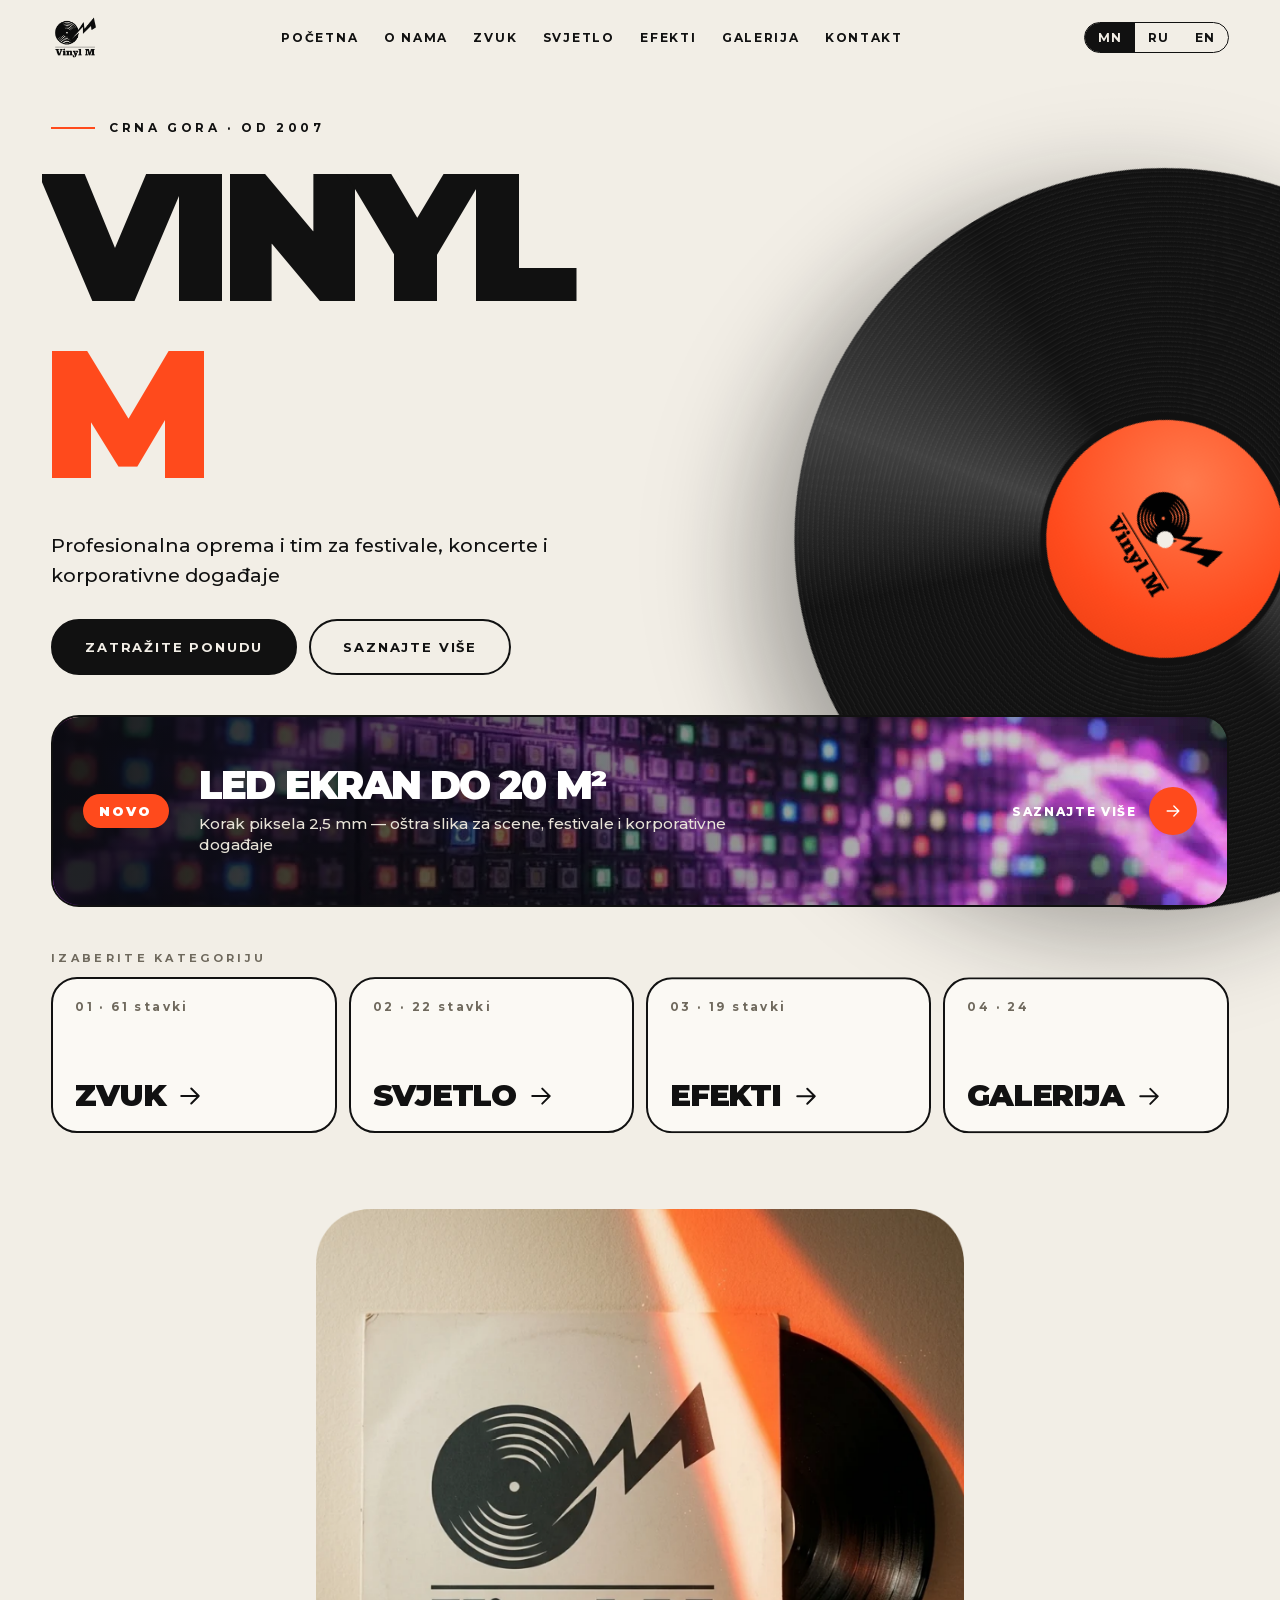
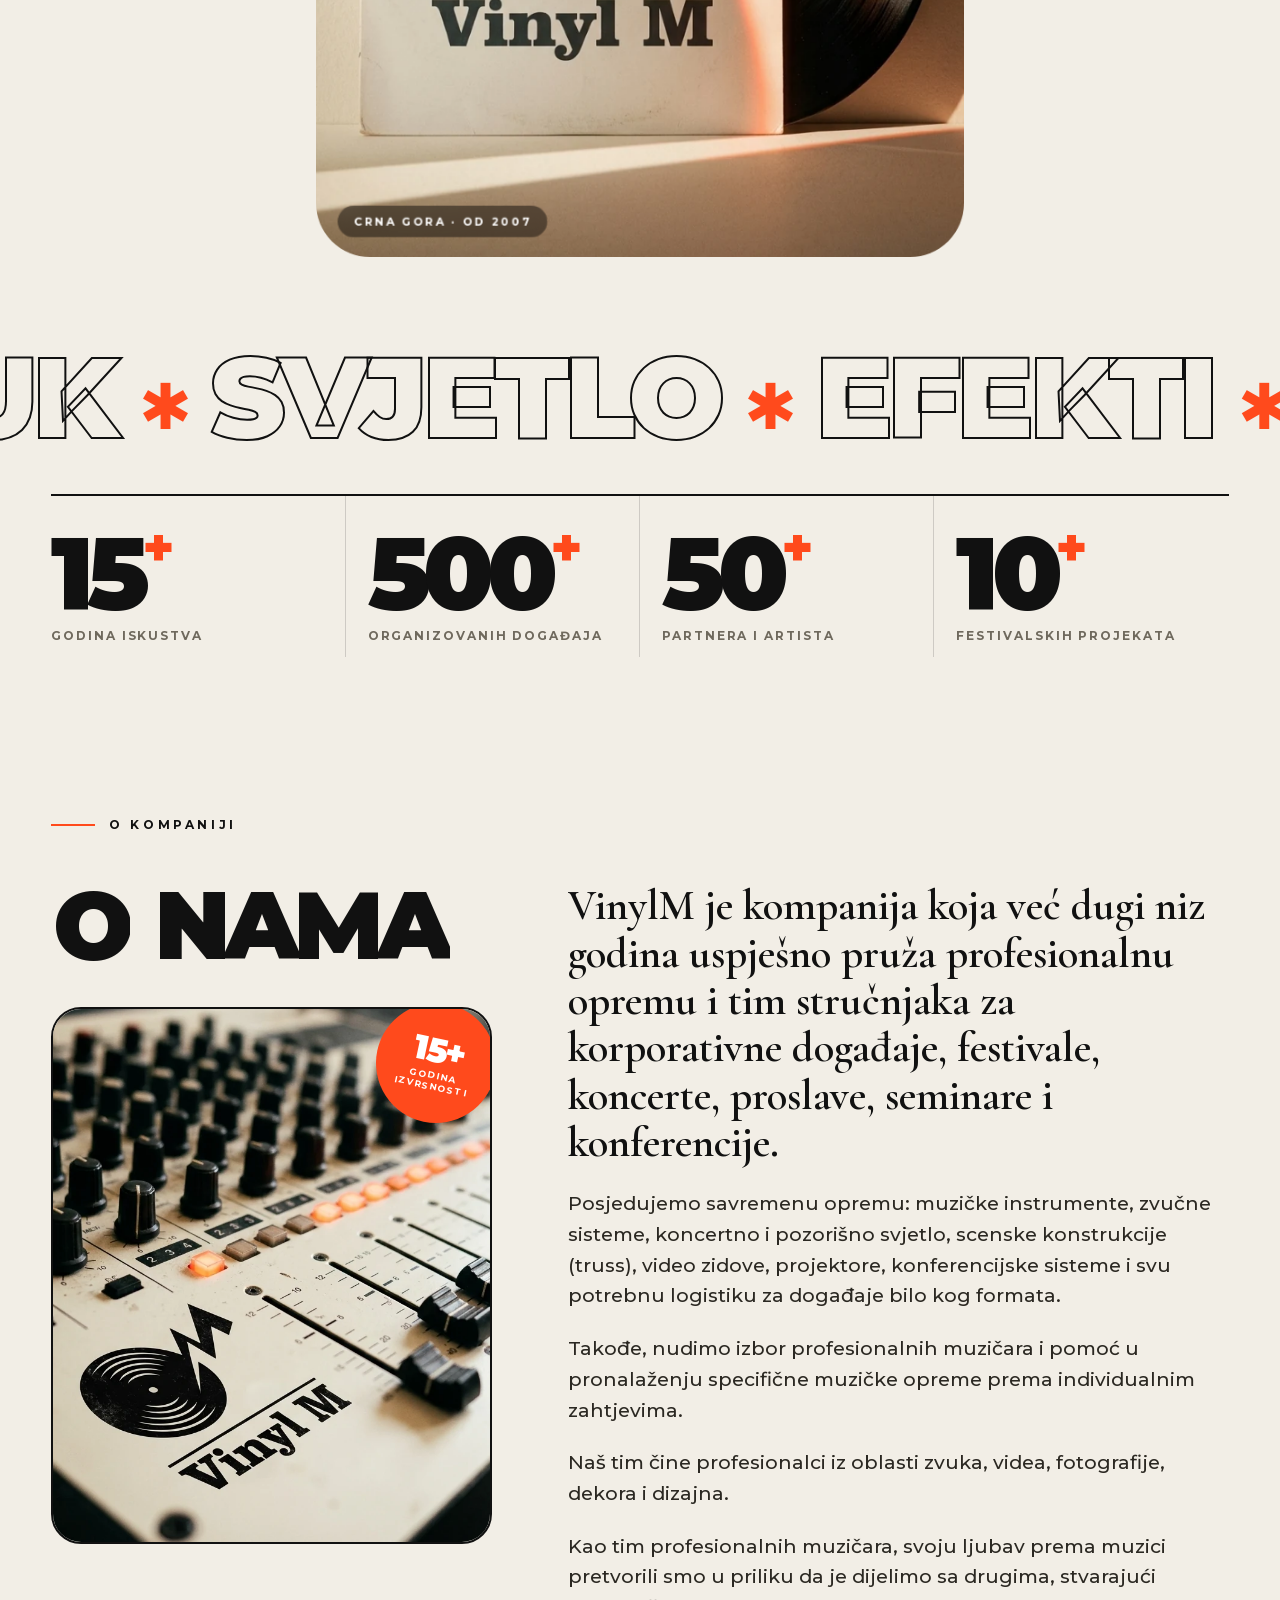
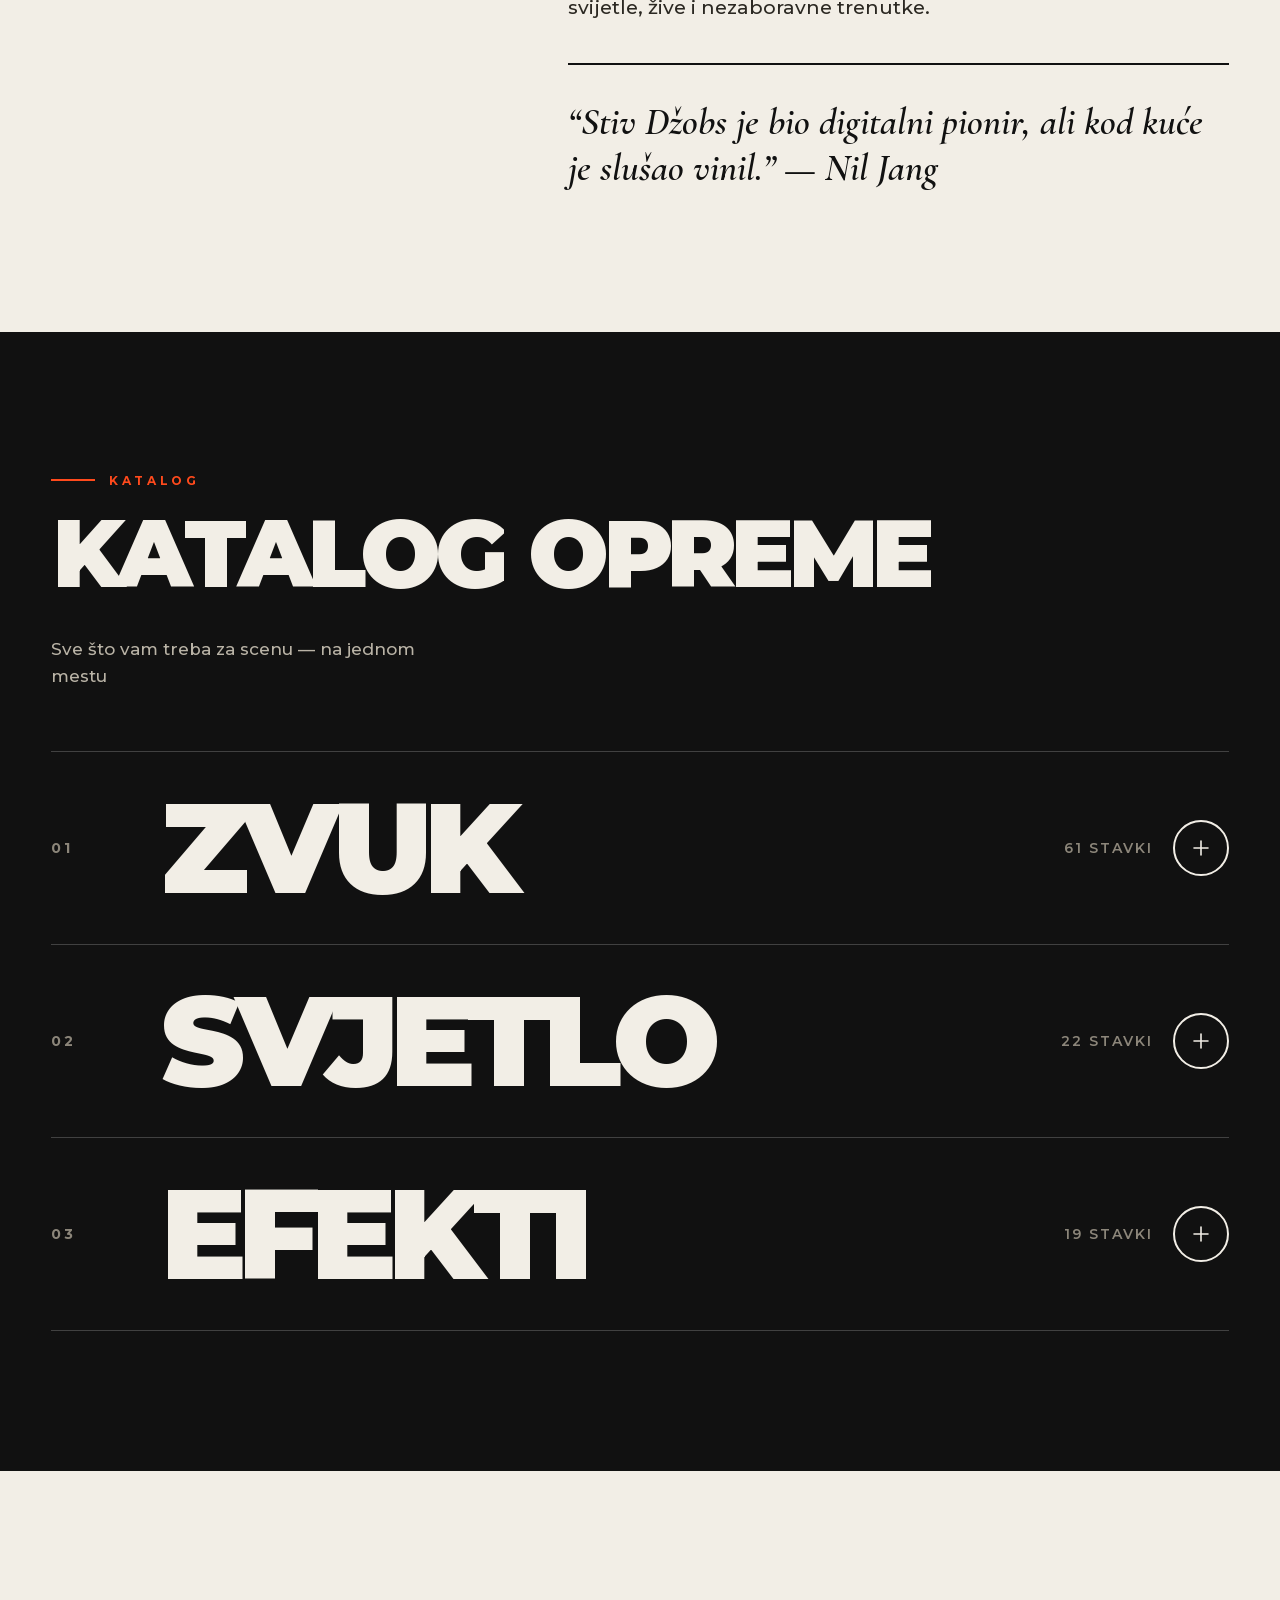
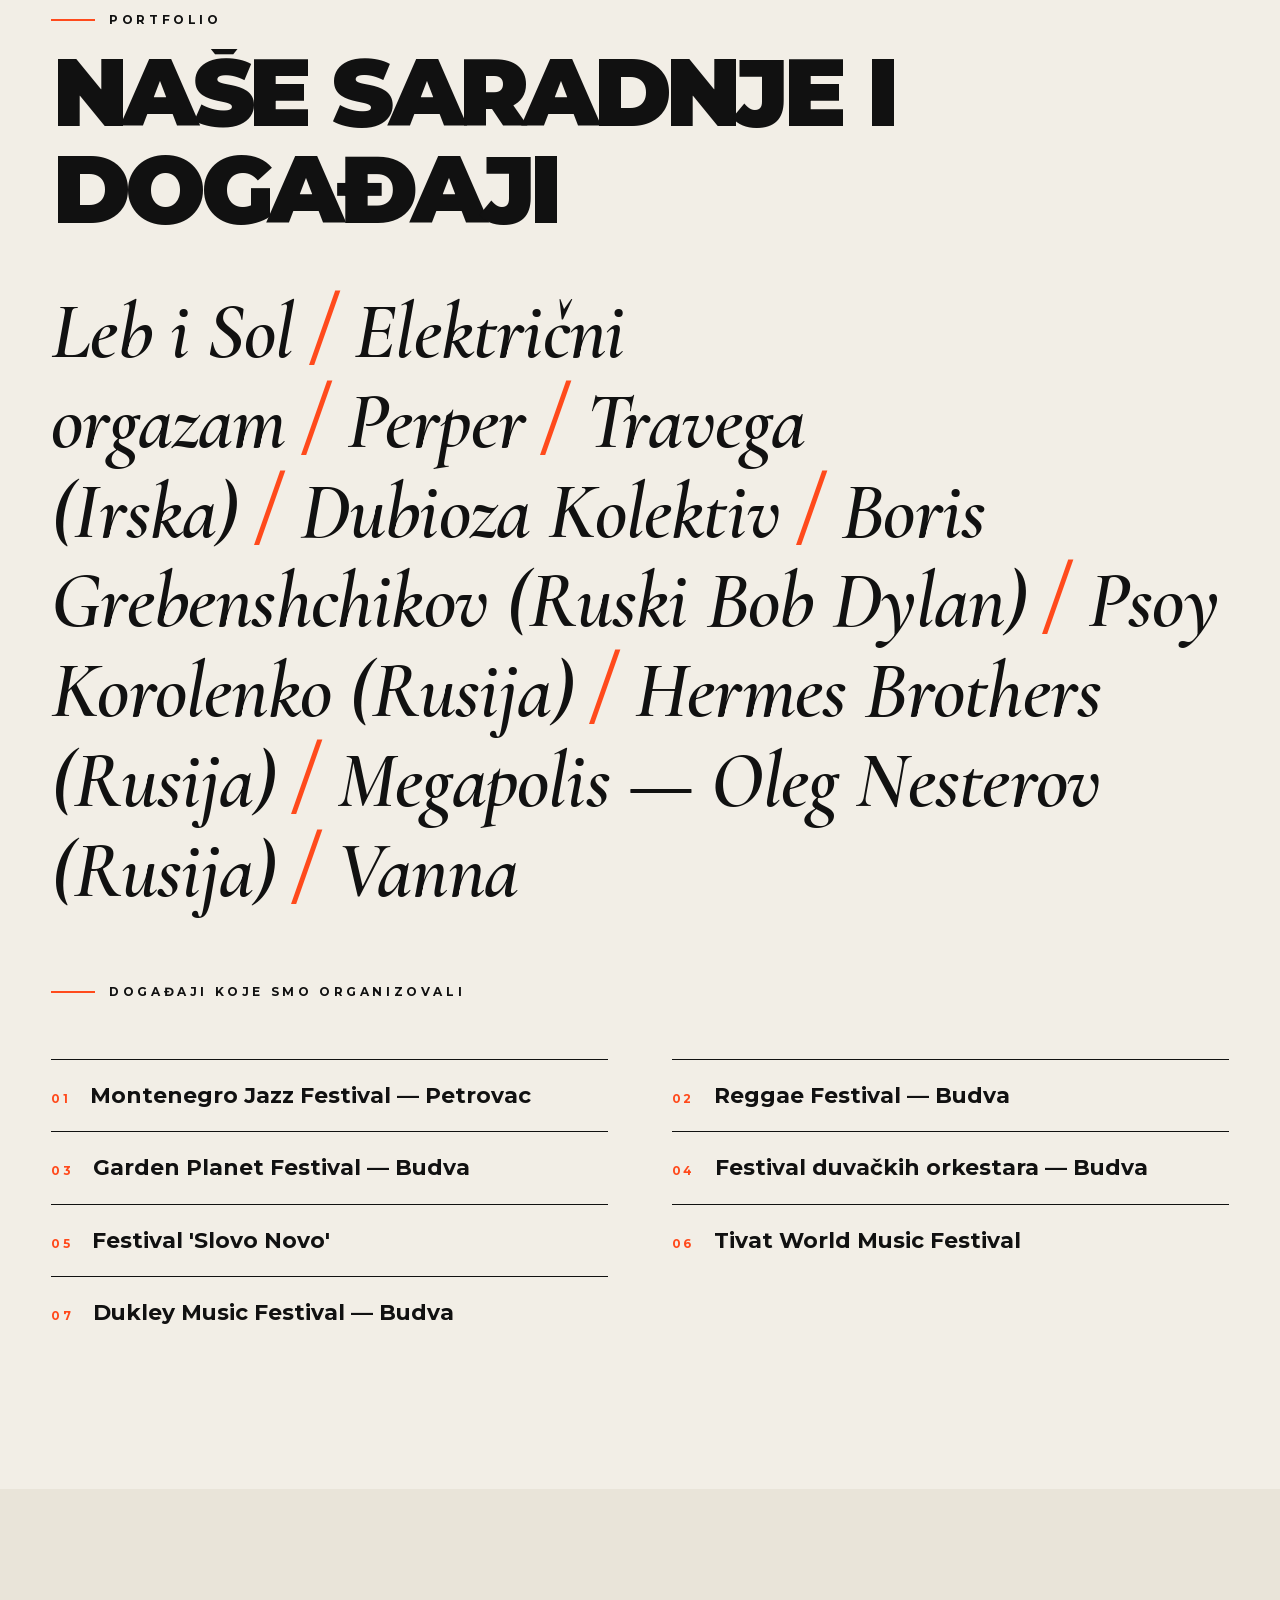
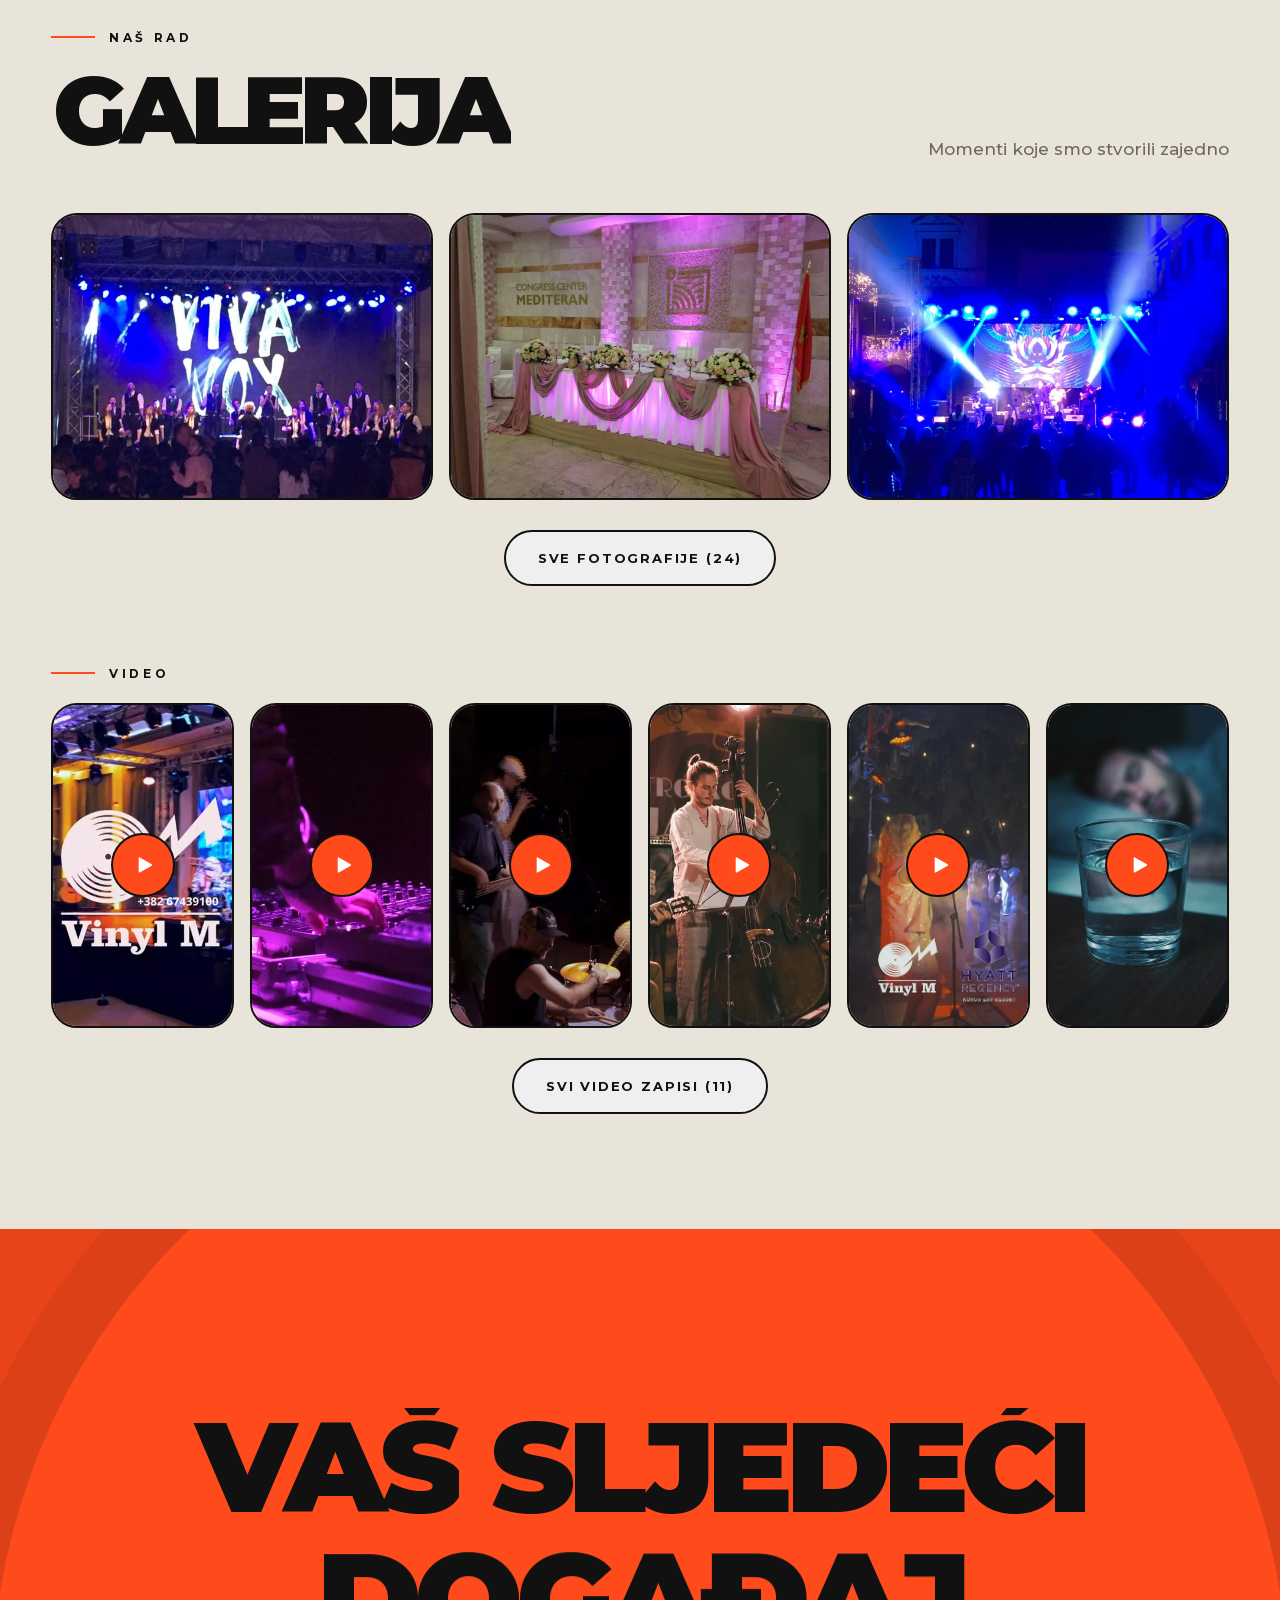
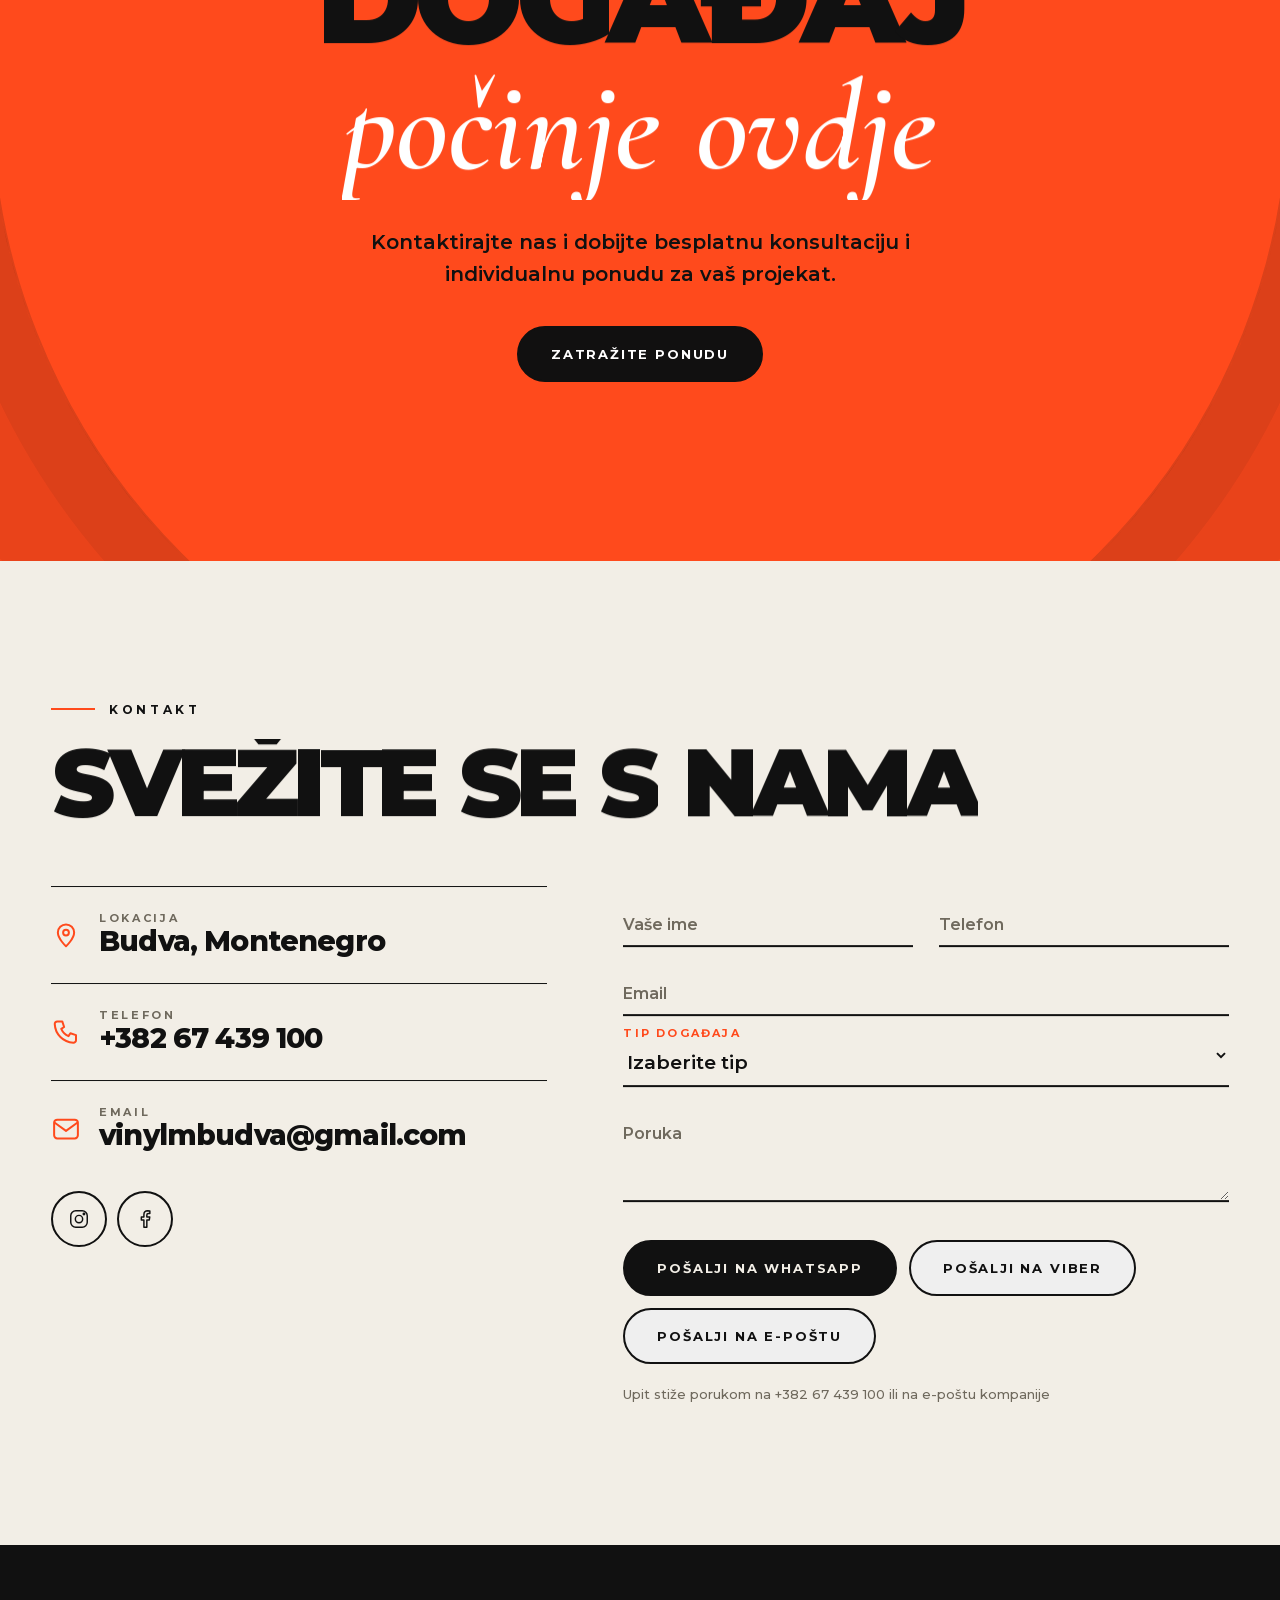
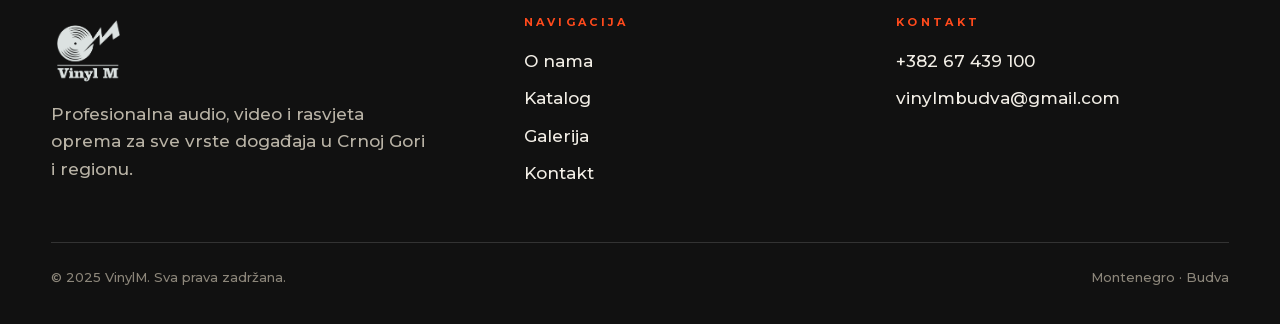
<file: effects.html>
<!doctype html>
<html lang="sr-Latn"><head><meta charset="utf-8"><title>VinylM</title>
<meta name="viewport" content="width=device-width,initial-scale=1">
<meta http-equiv="refresh" content="0;url=index.html#catalog-effects">
<link rel="canonical" href="https://vinyl-m.com/">
<script>location.replace('index.html#catalog-effects')</script></head>
<body><a href="index.html#catalog-effects">VinylM</a></body></html>
</file>
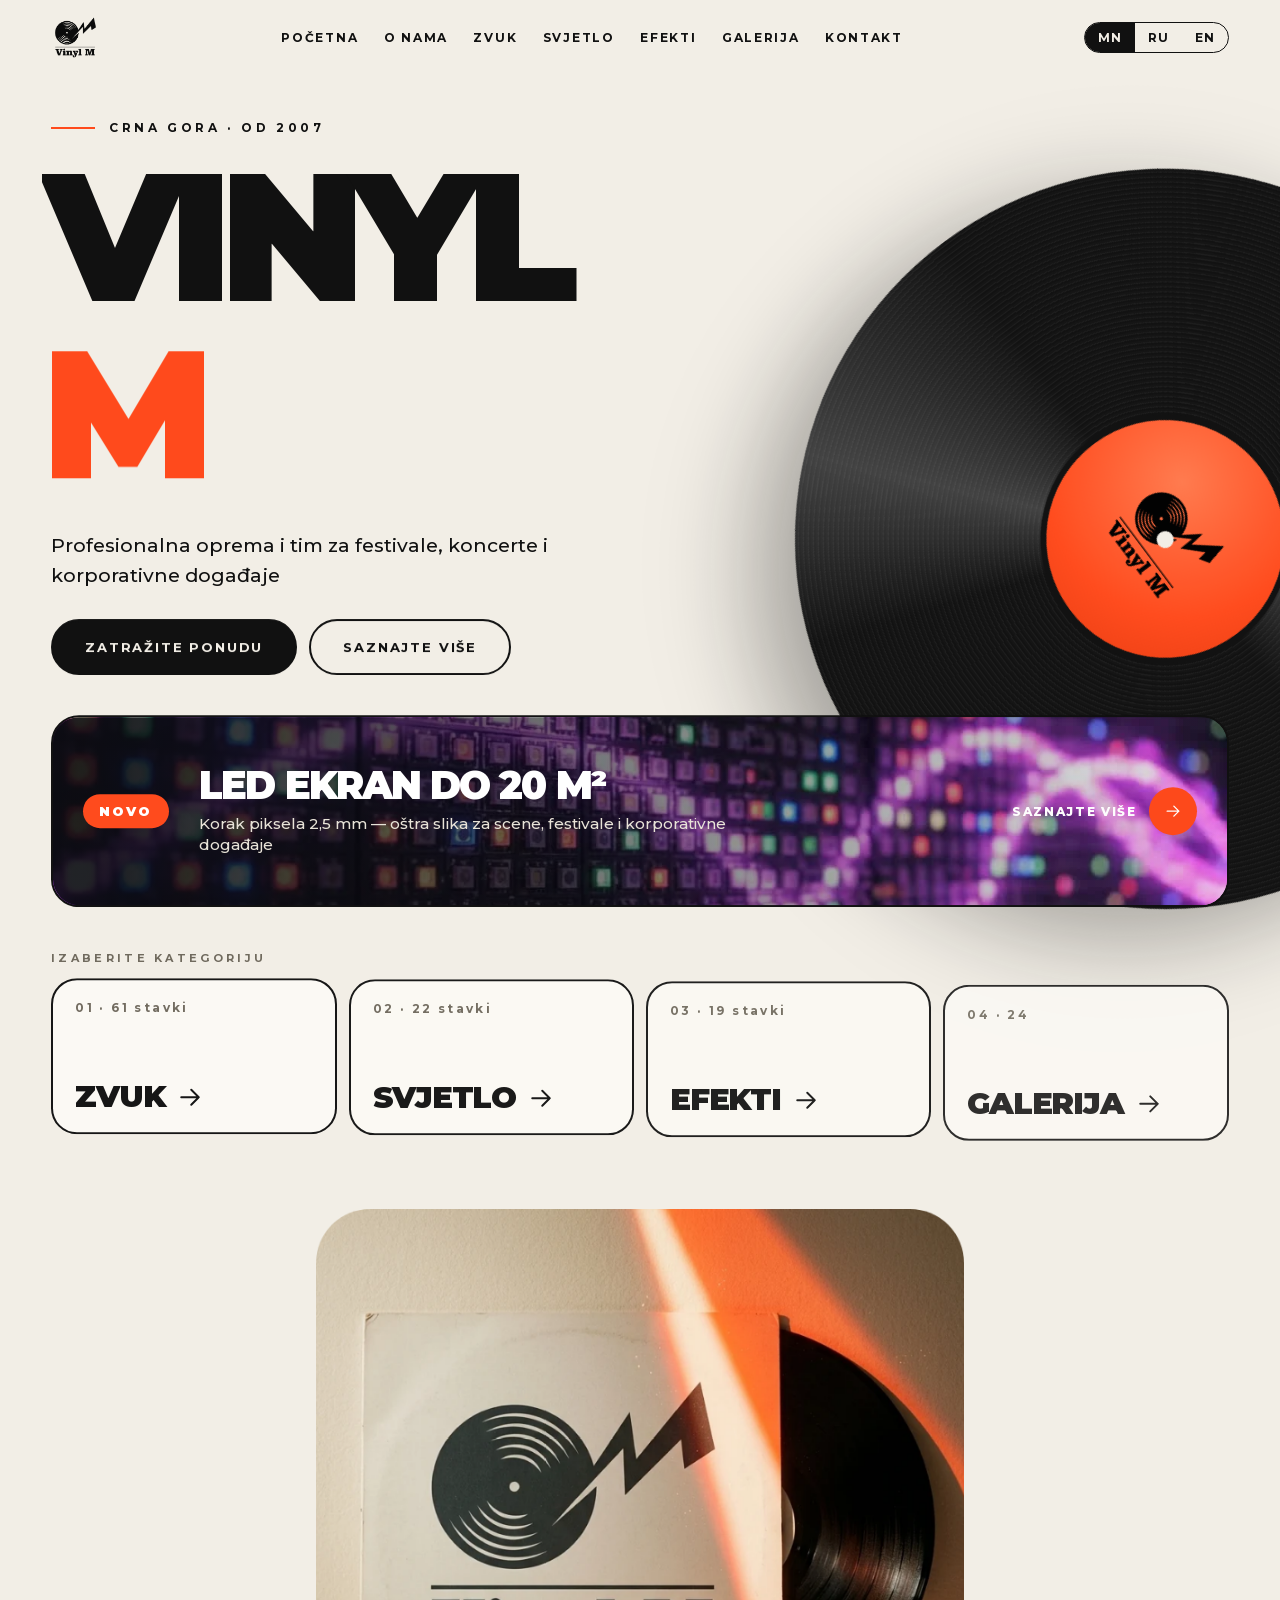
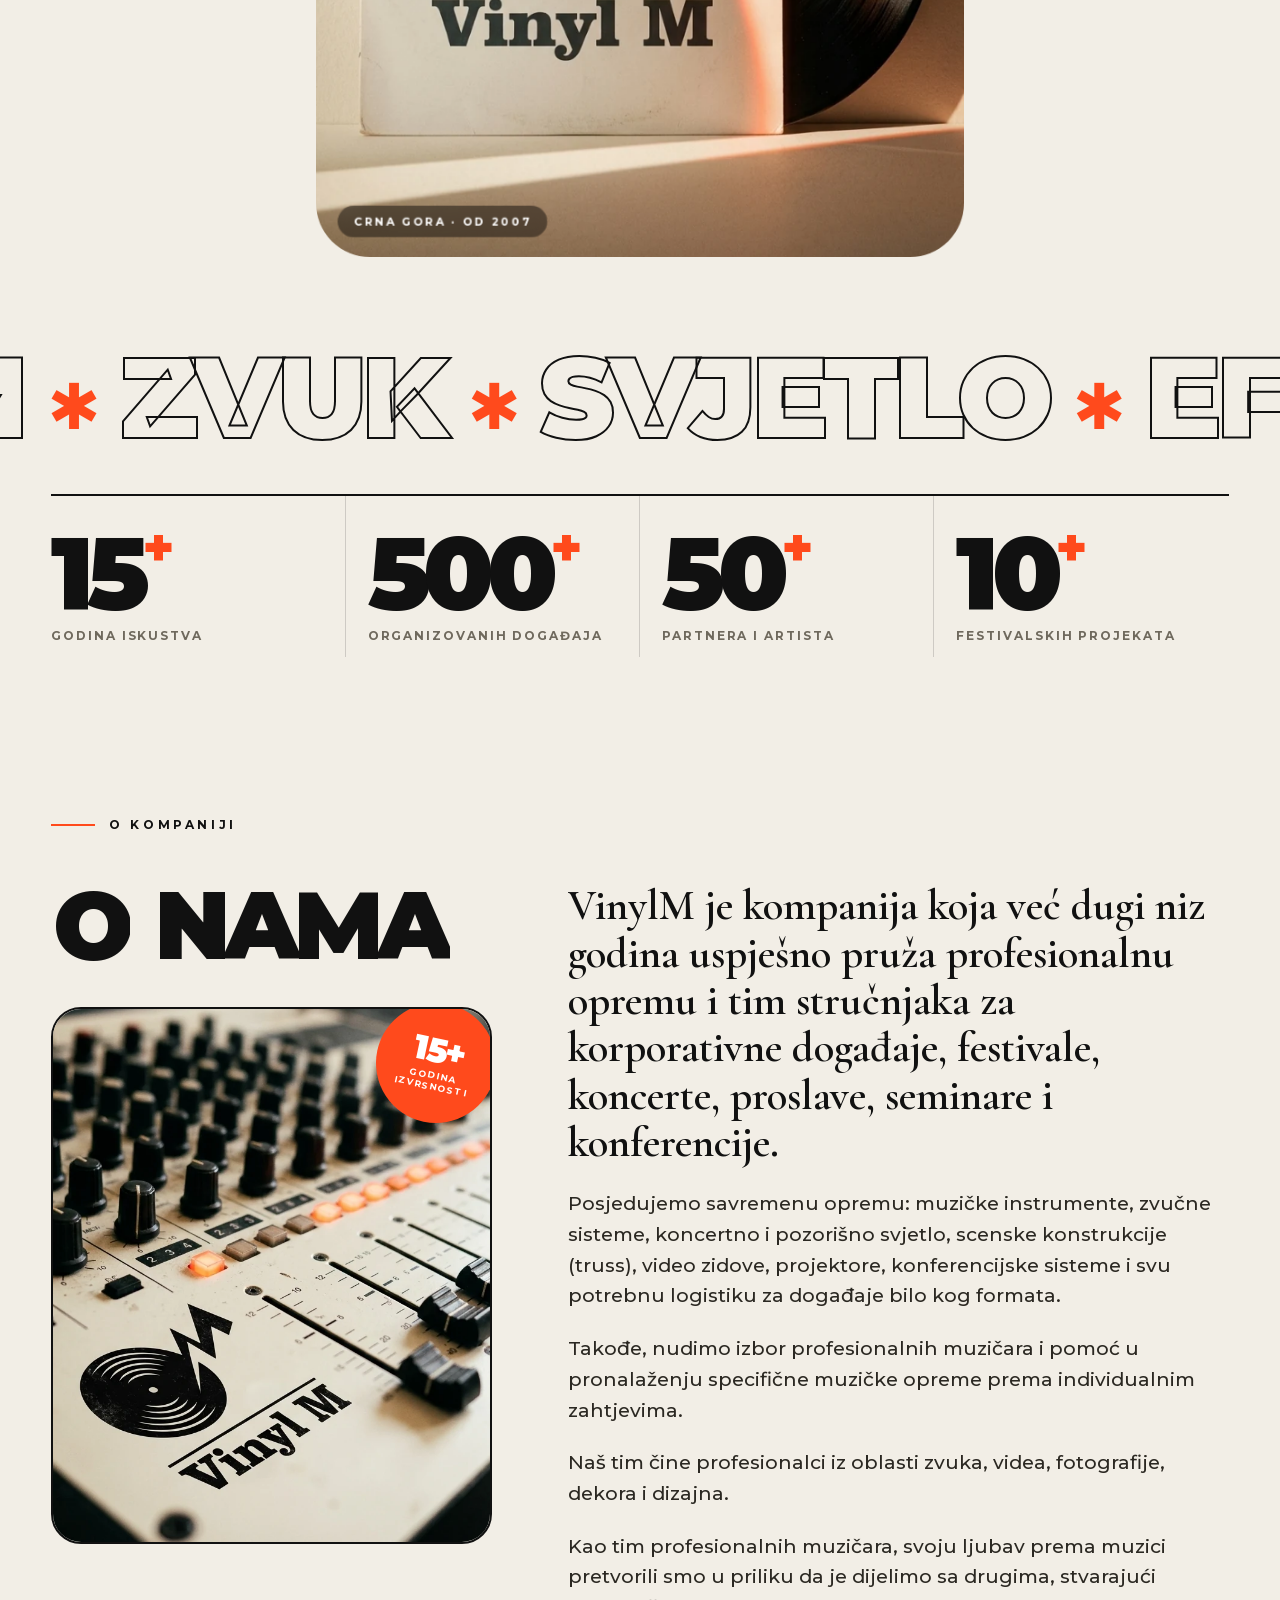
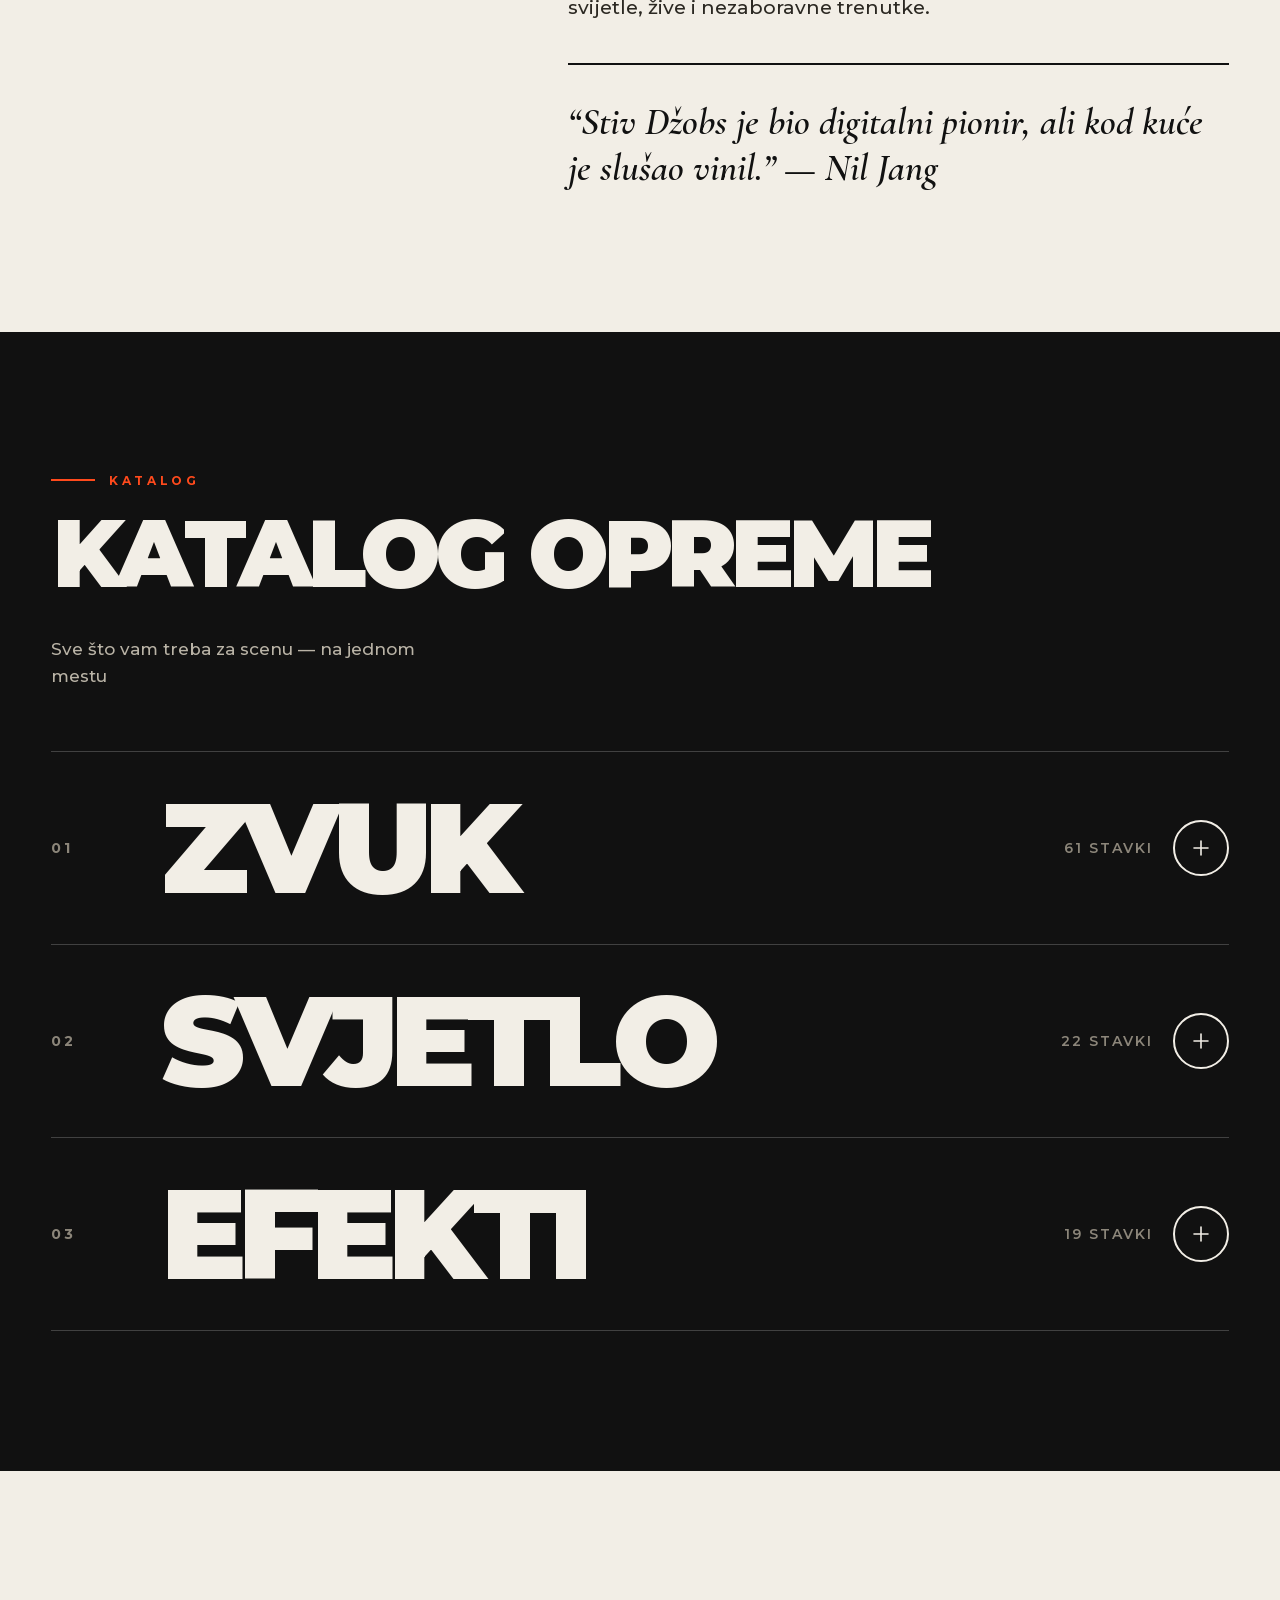
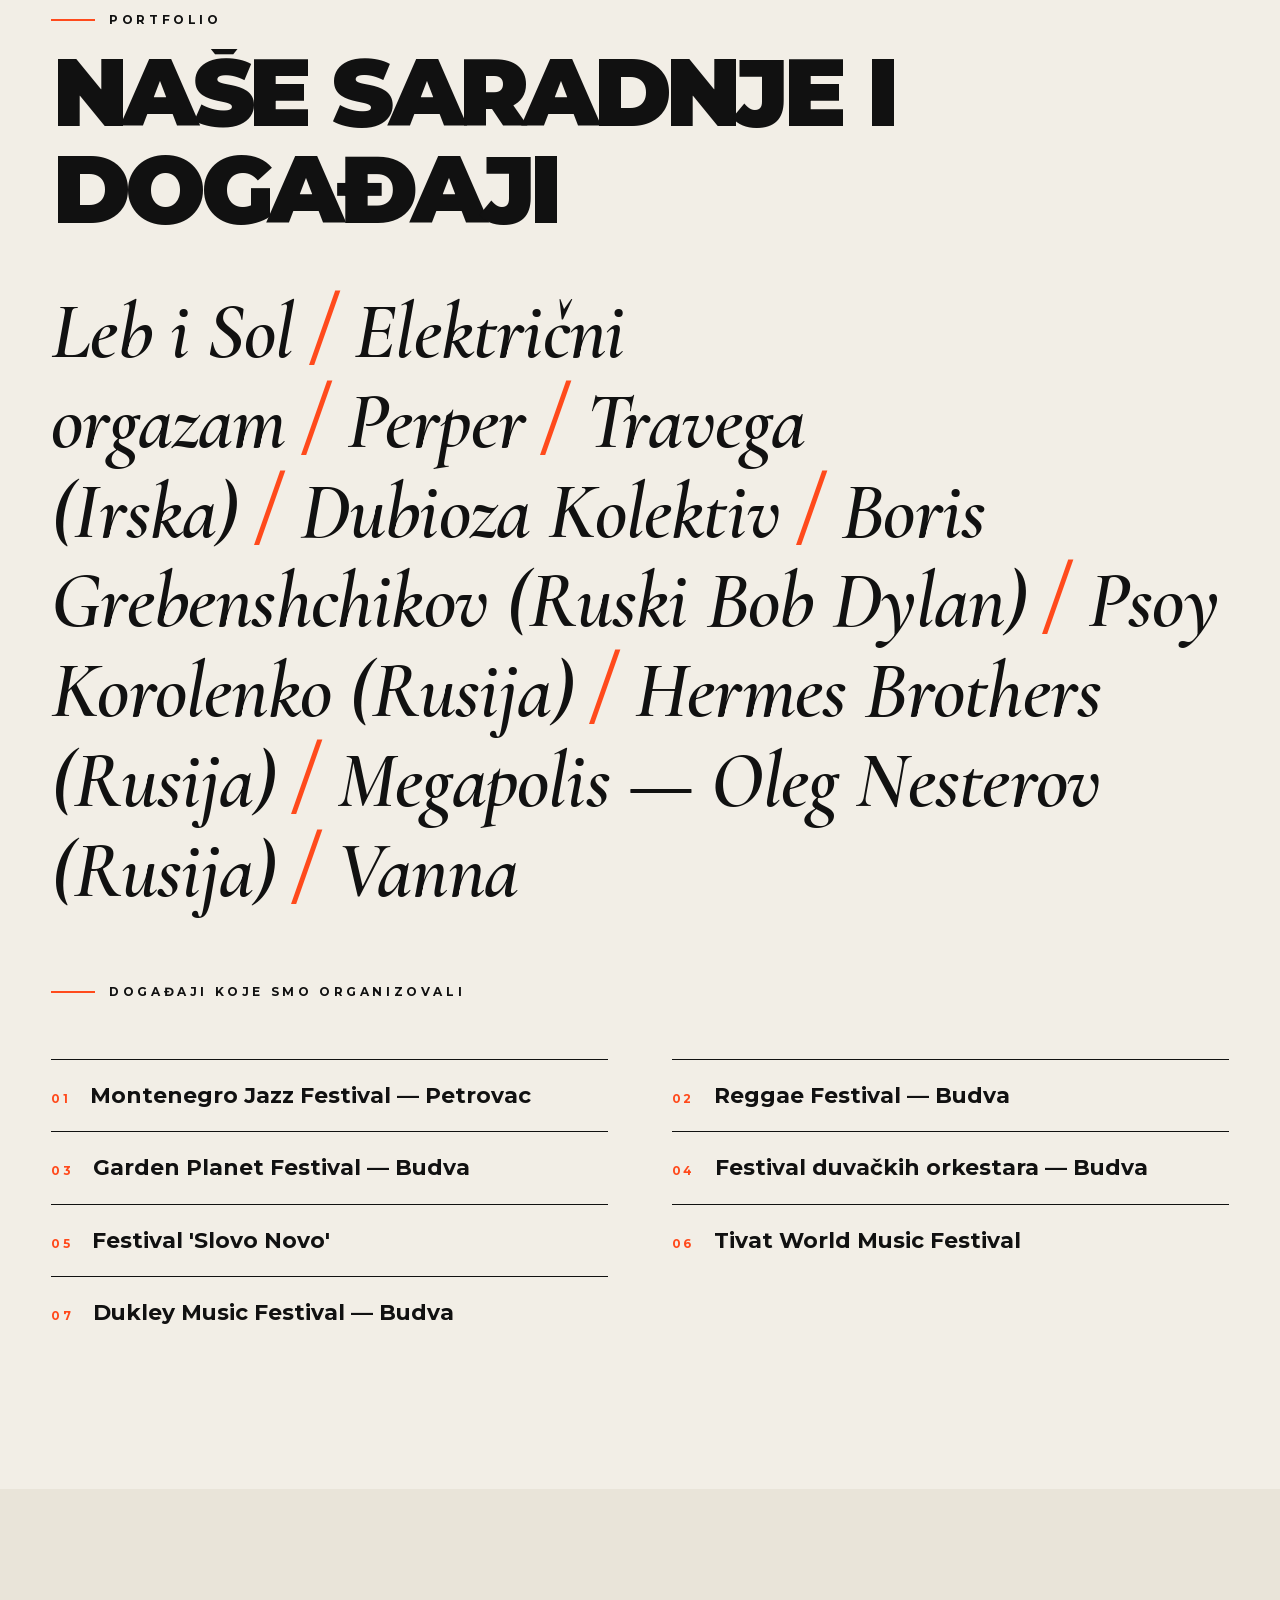
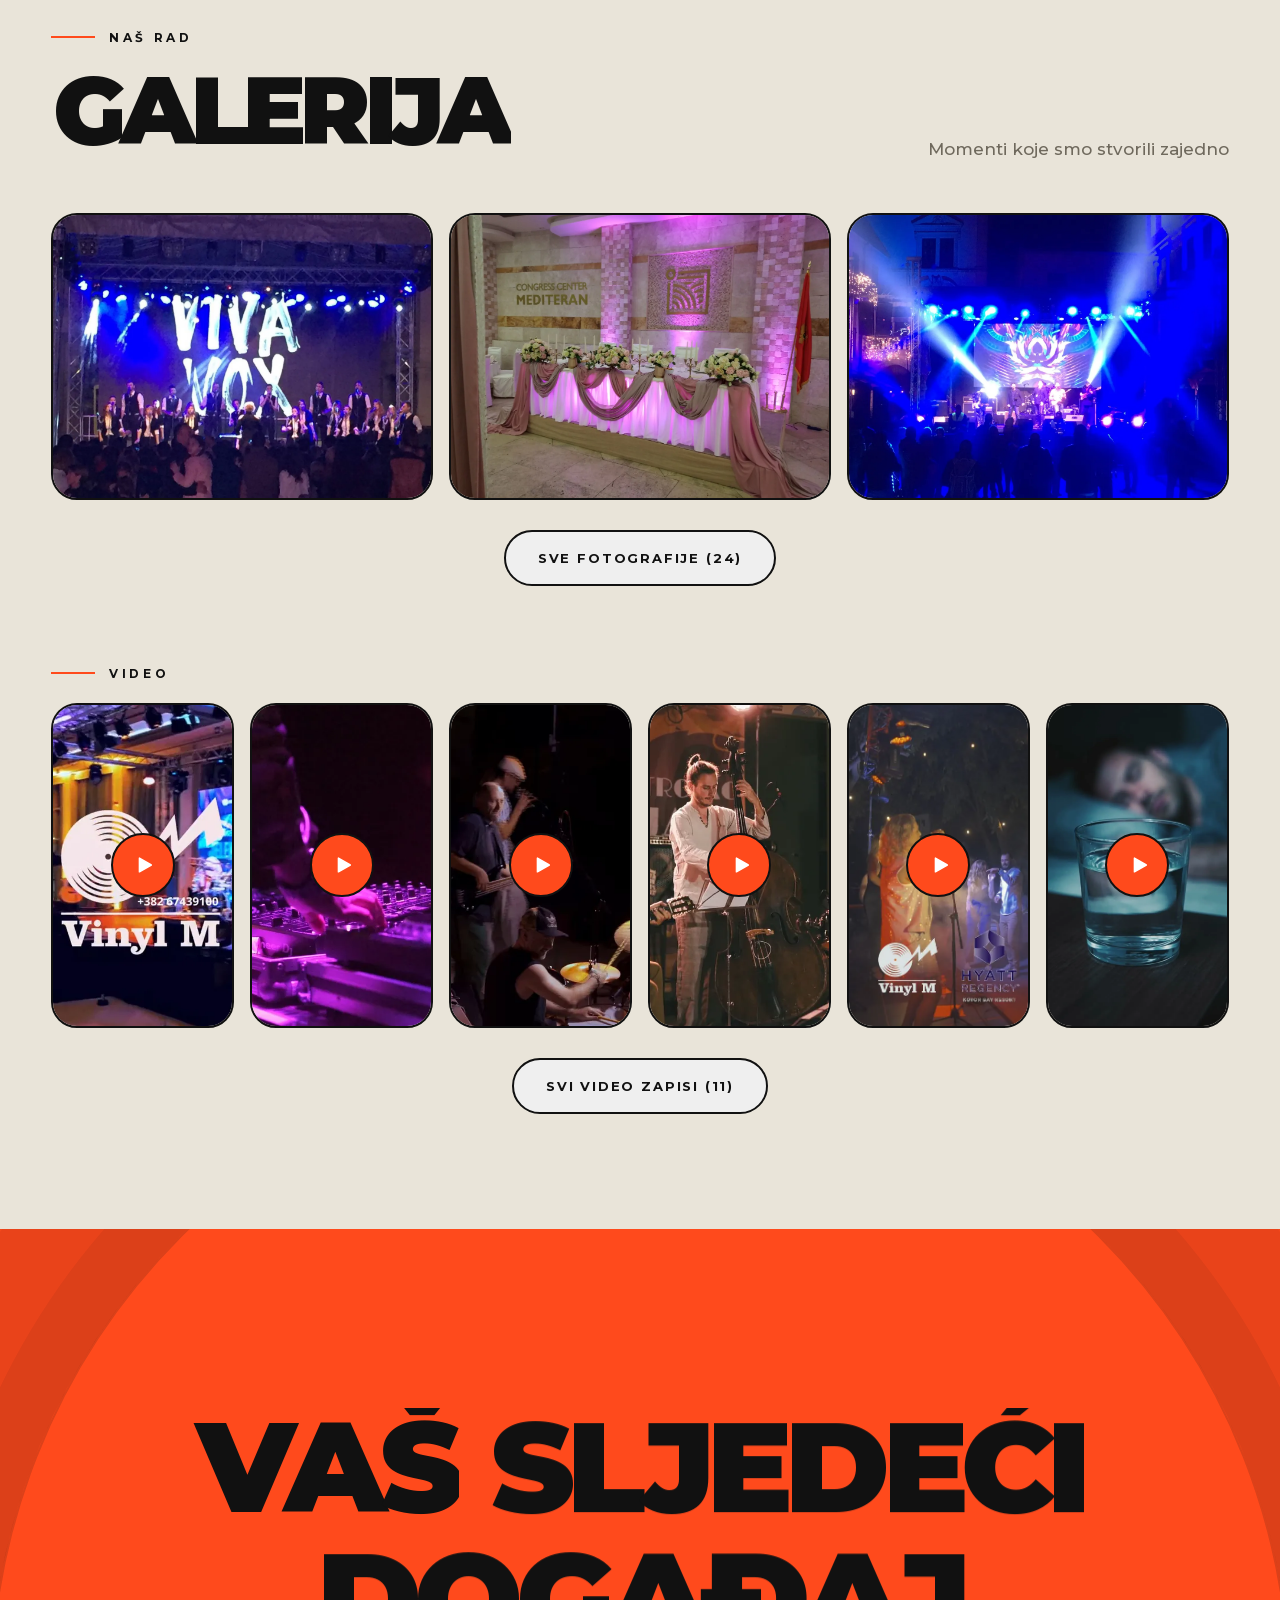
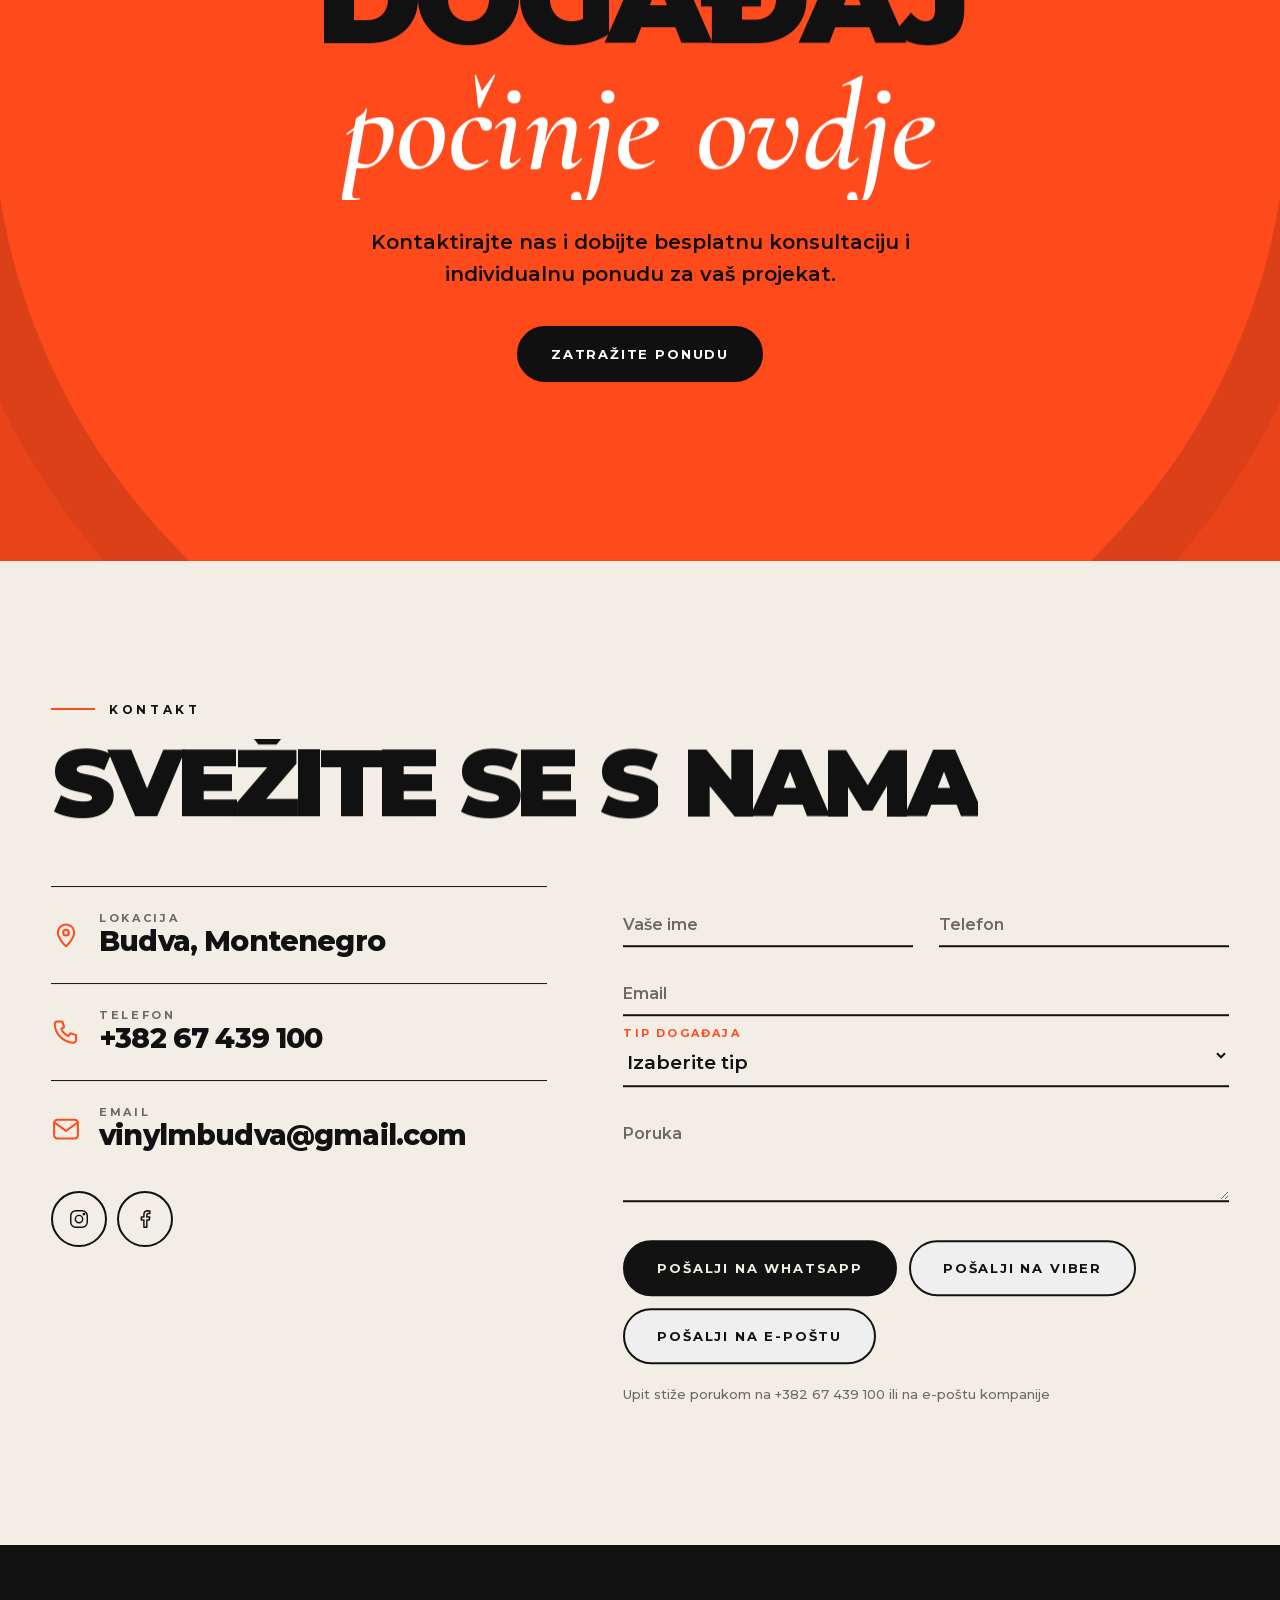
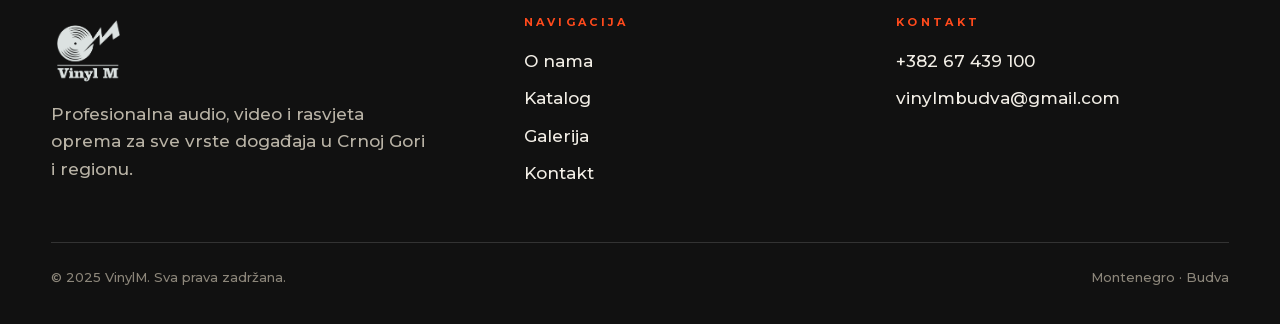
<file: gallery.html>
<!doctype html>
<html lang="sr-Latn"><head><meta charset="utf-8"><title>VinylM</title>
<meta name="viewport" content="width=device-width,initial-scale=1">
<meta http-equiv="refresh" content="0;url=index.html#gallery">
<link rel="canonical" href="https://vinyl-m.com/">
<script>location.replace('index.html#gallery')</script></head>
<body><a href="index.html#gallery">VinylM</a></body></html>
</file>
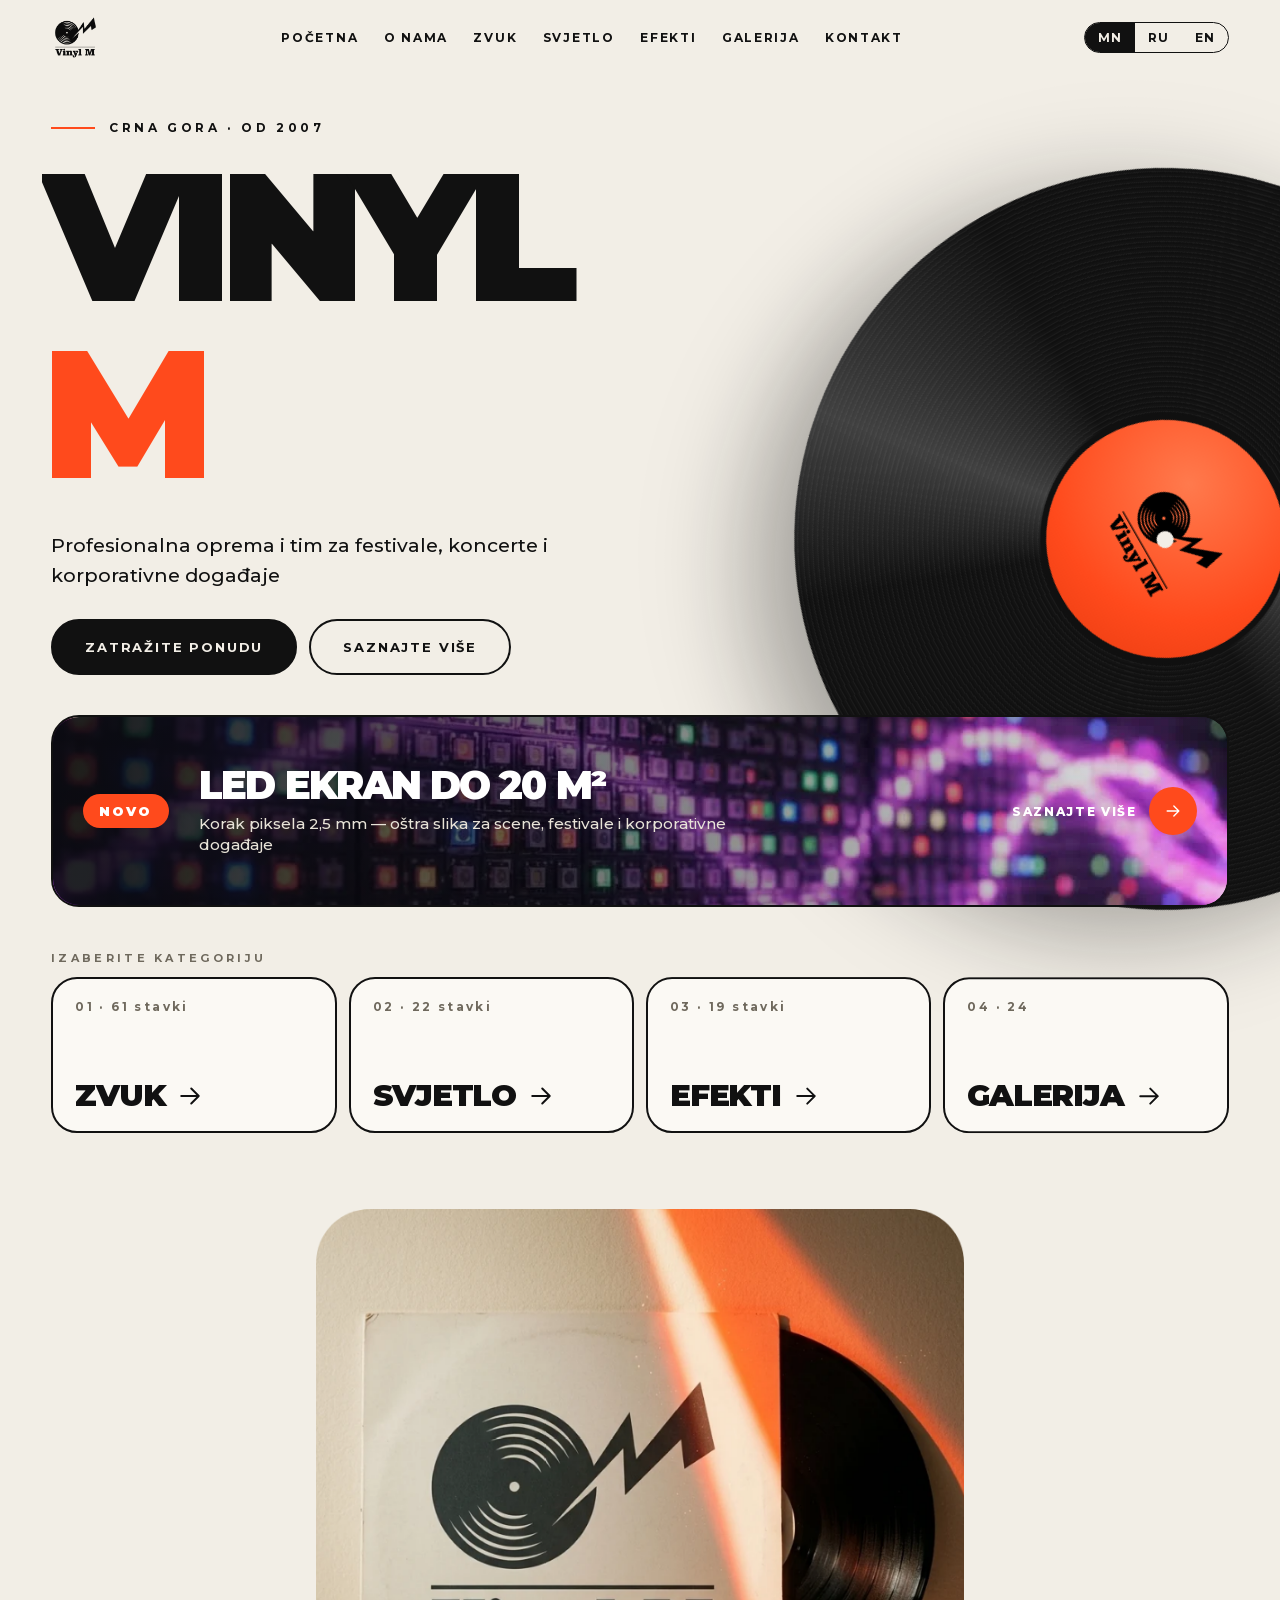
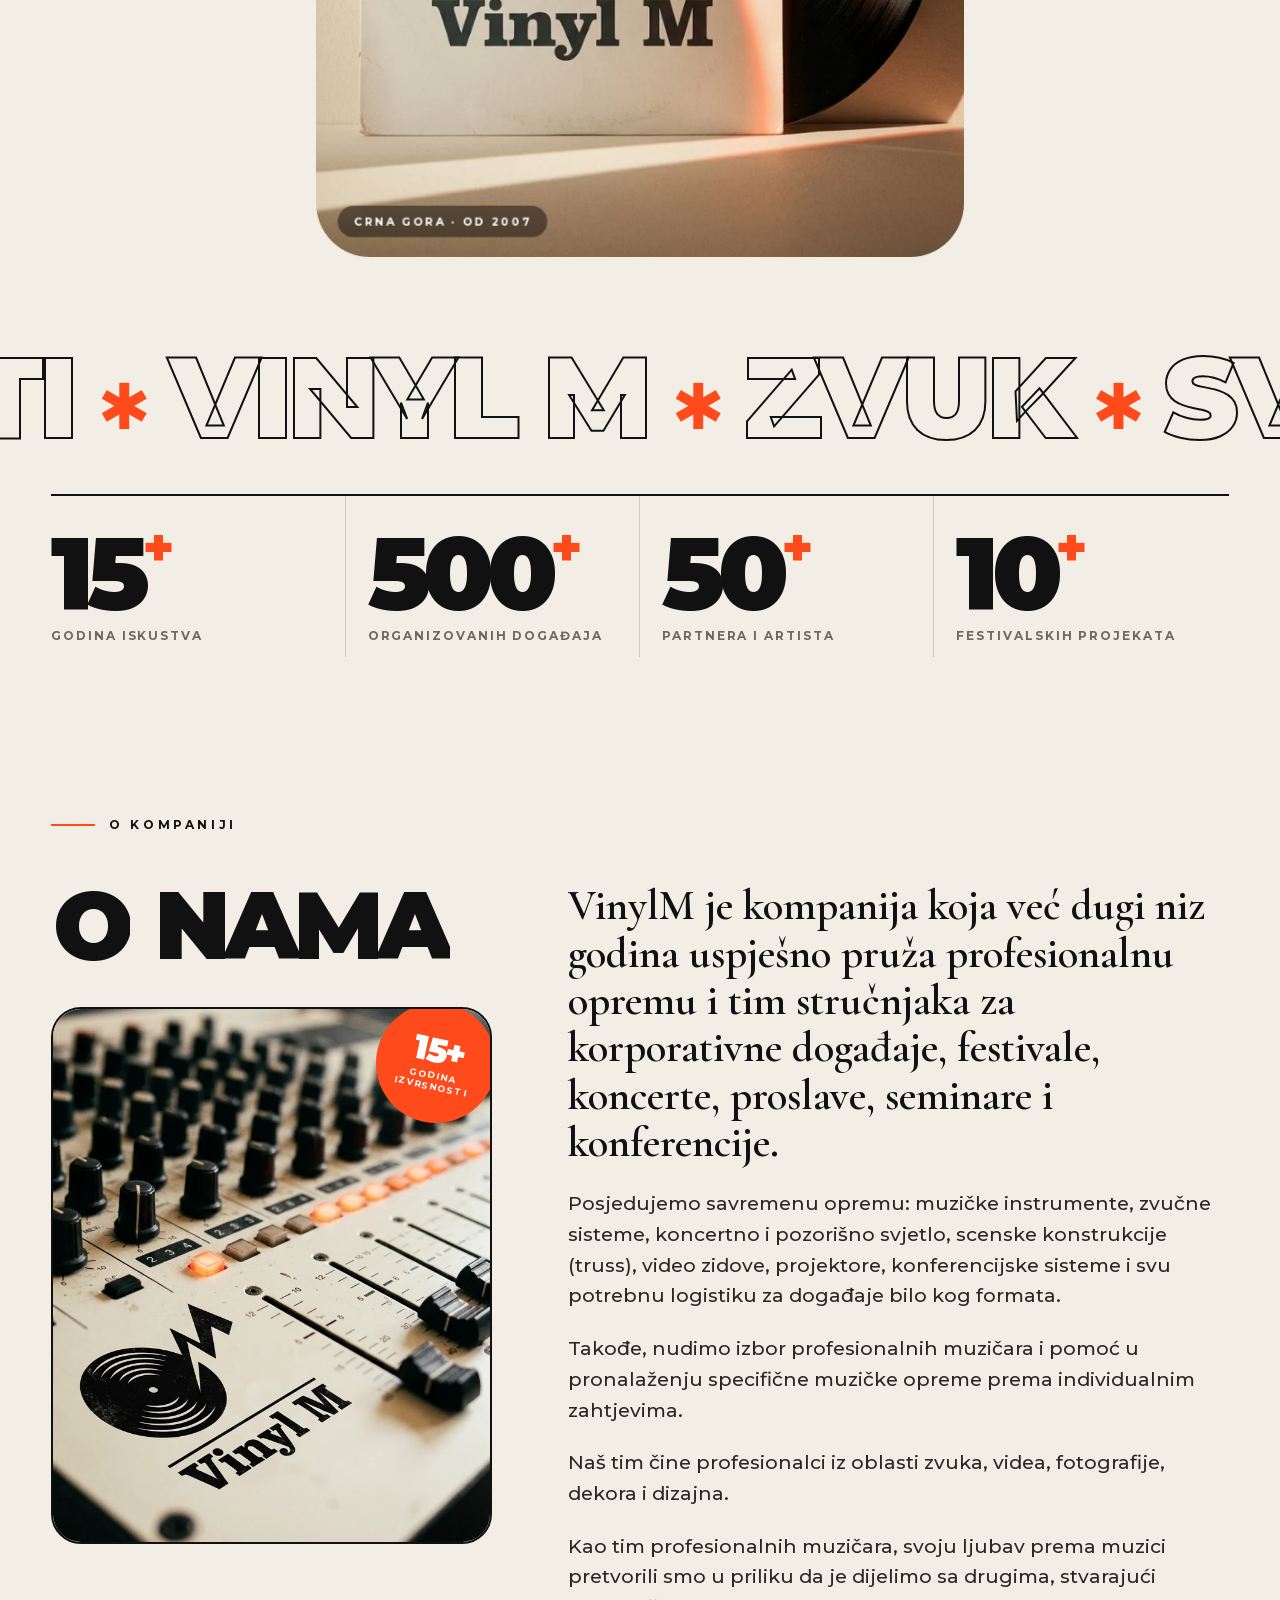
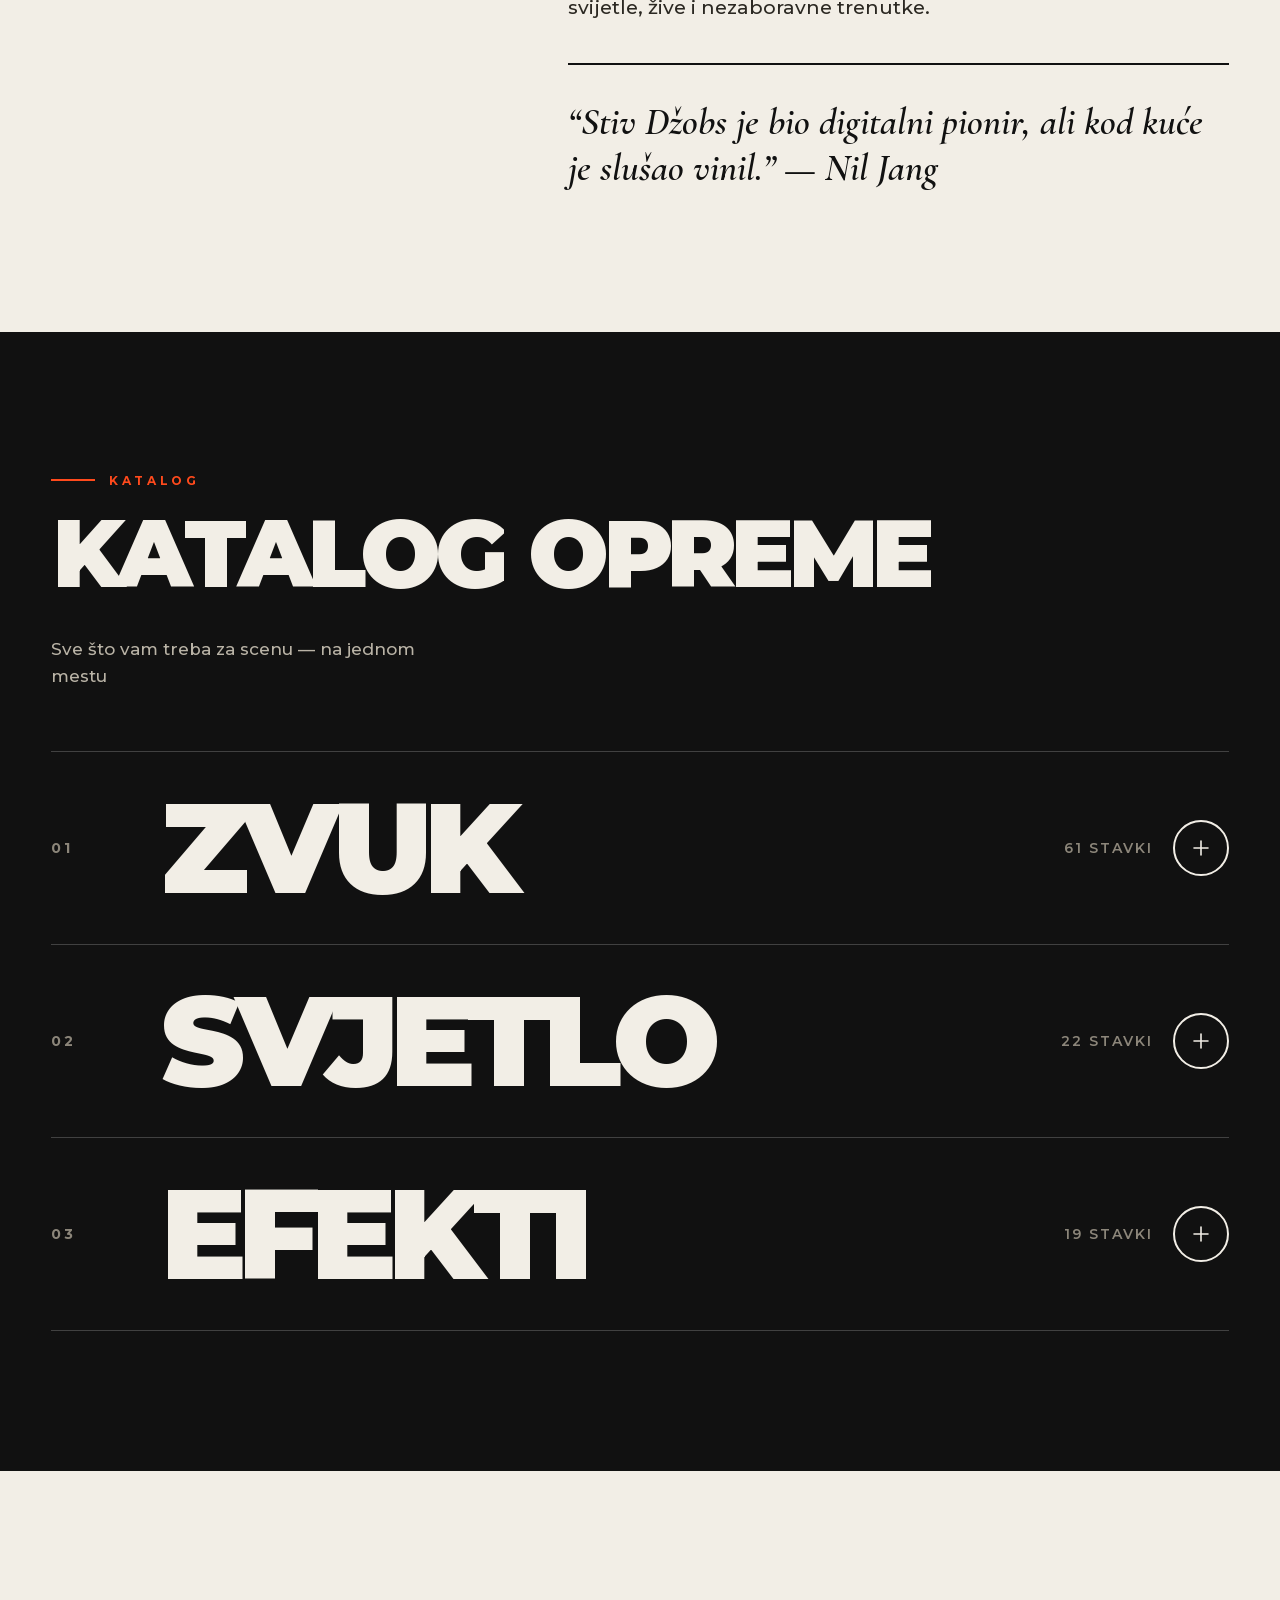
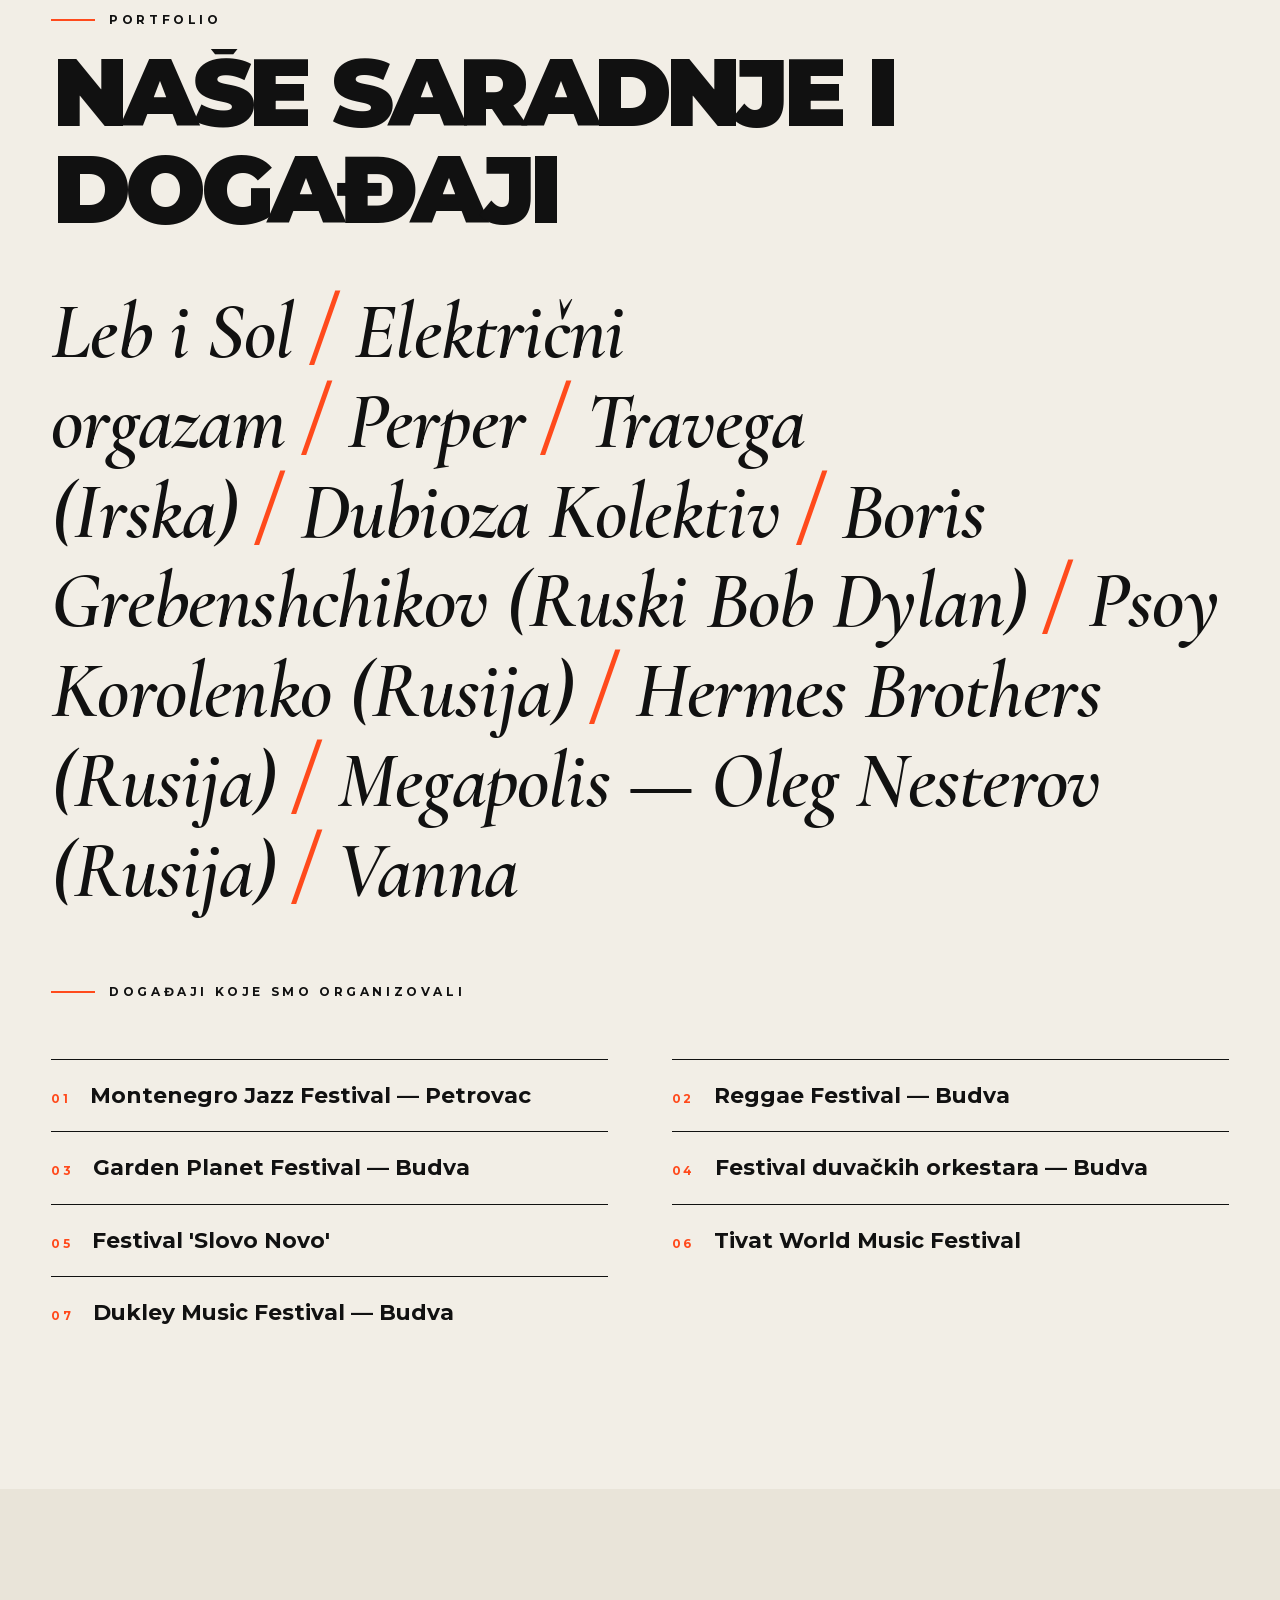
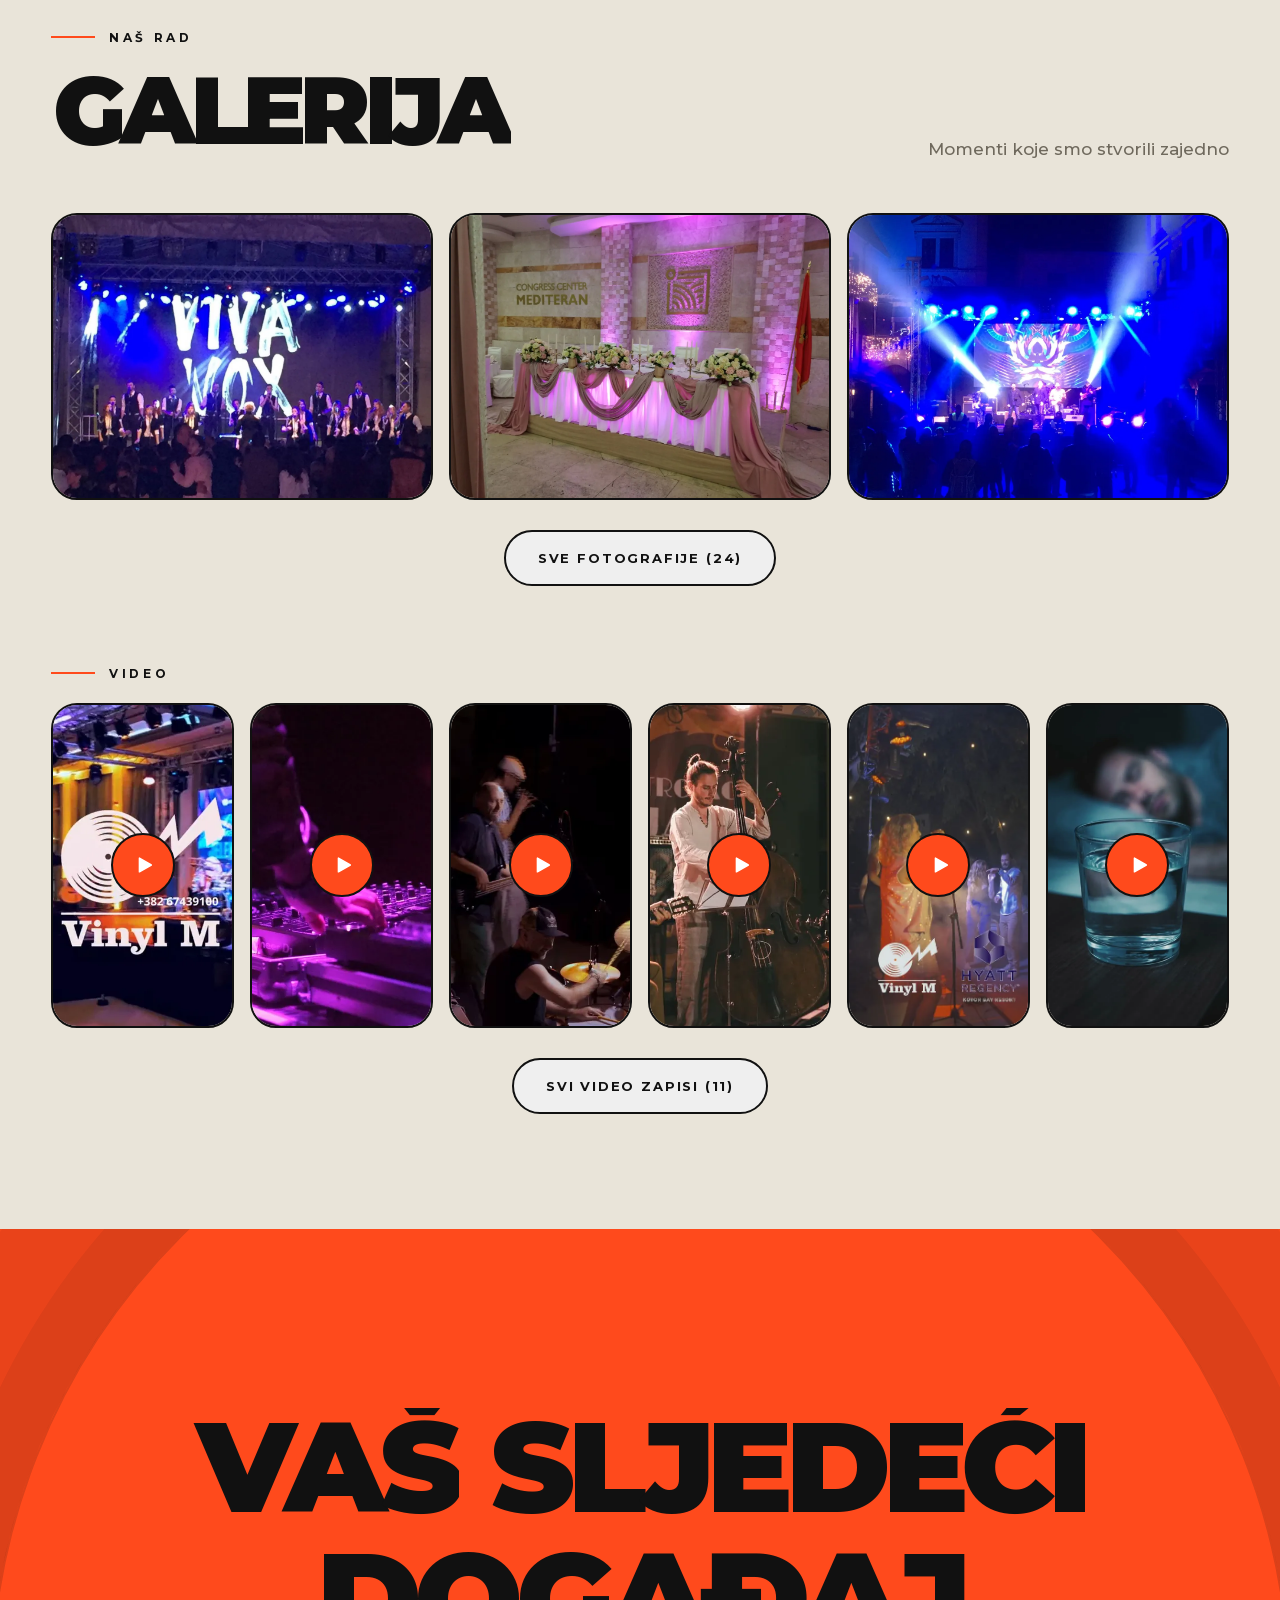
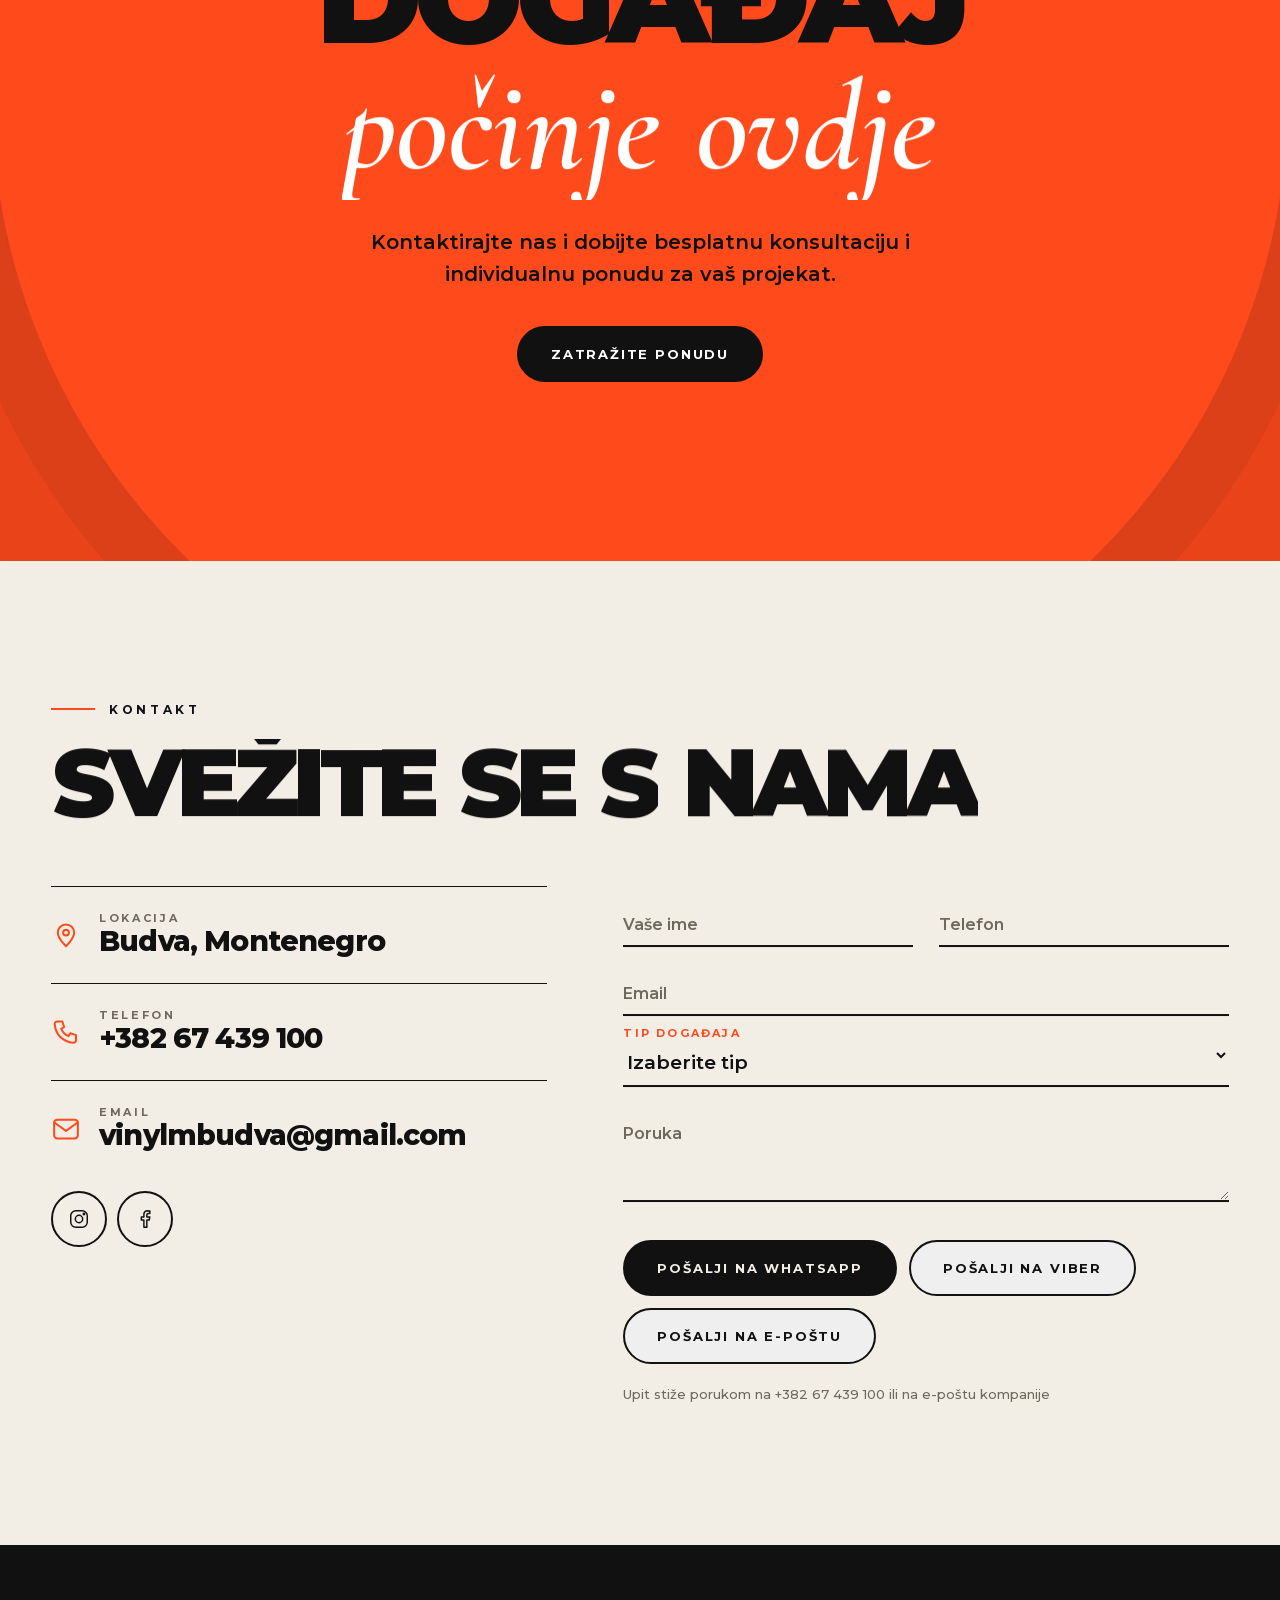
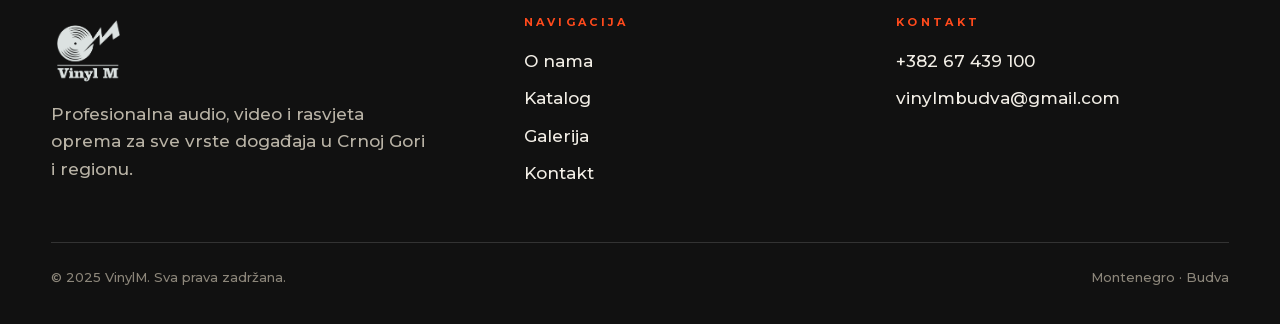
<file: light.html>
<!doctype html>
<html lang="sr-Latn"><head><meta charset="utf-8"><title>VinylM</title>
<meta name="viewport" content="width=device-width,initial-scale=1">
<meta http-equiv="refresh" content="0;url=index.html#catalog-light">
<link rel="canonical" href="https://vinyl-m.com/">
<script>location.replace('index.html#catalog-light')</script></head>
<body><a href="index.html#catalog-light">VinylM</a></body></html>
</file>
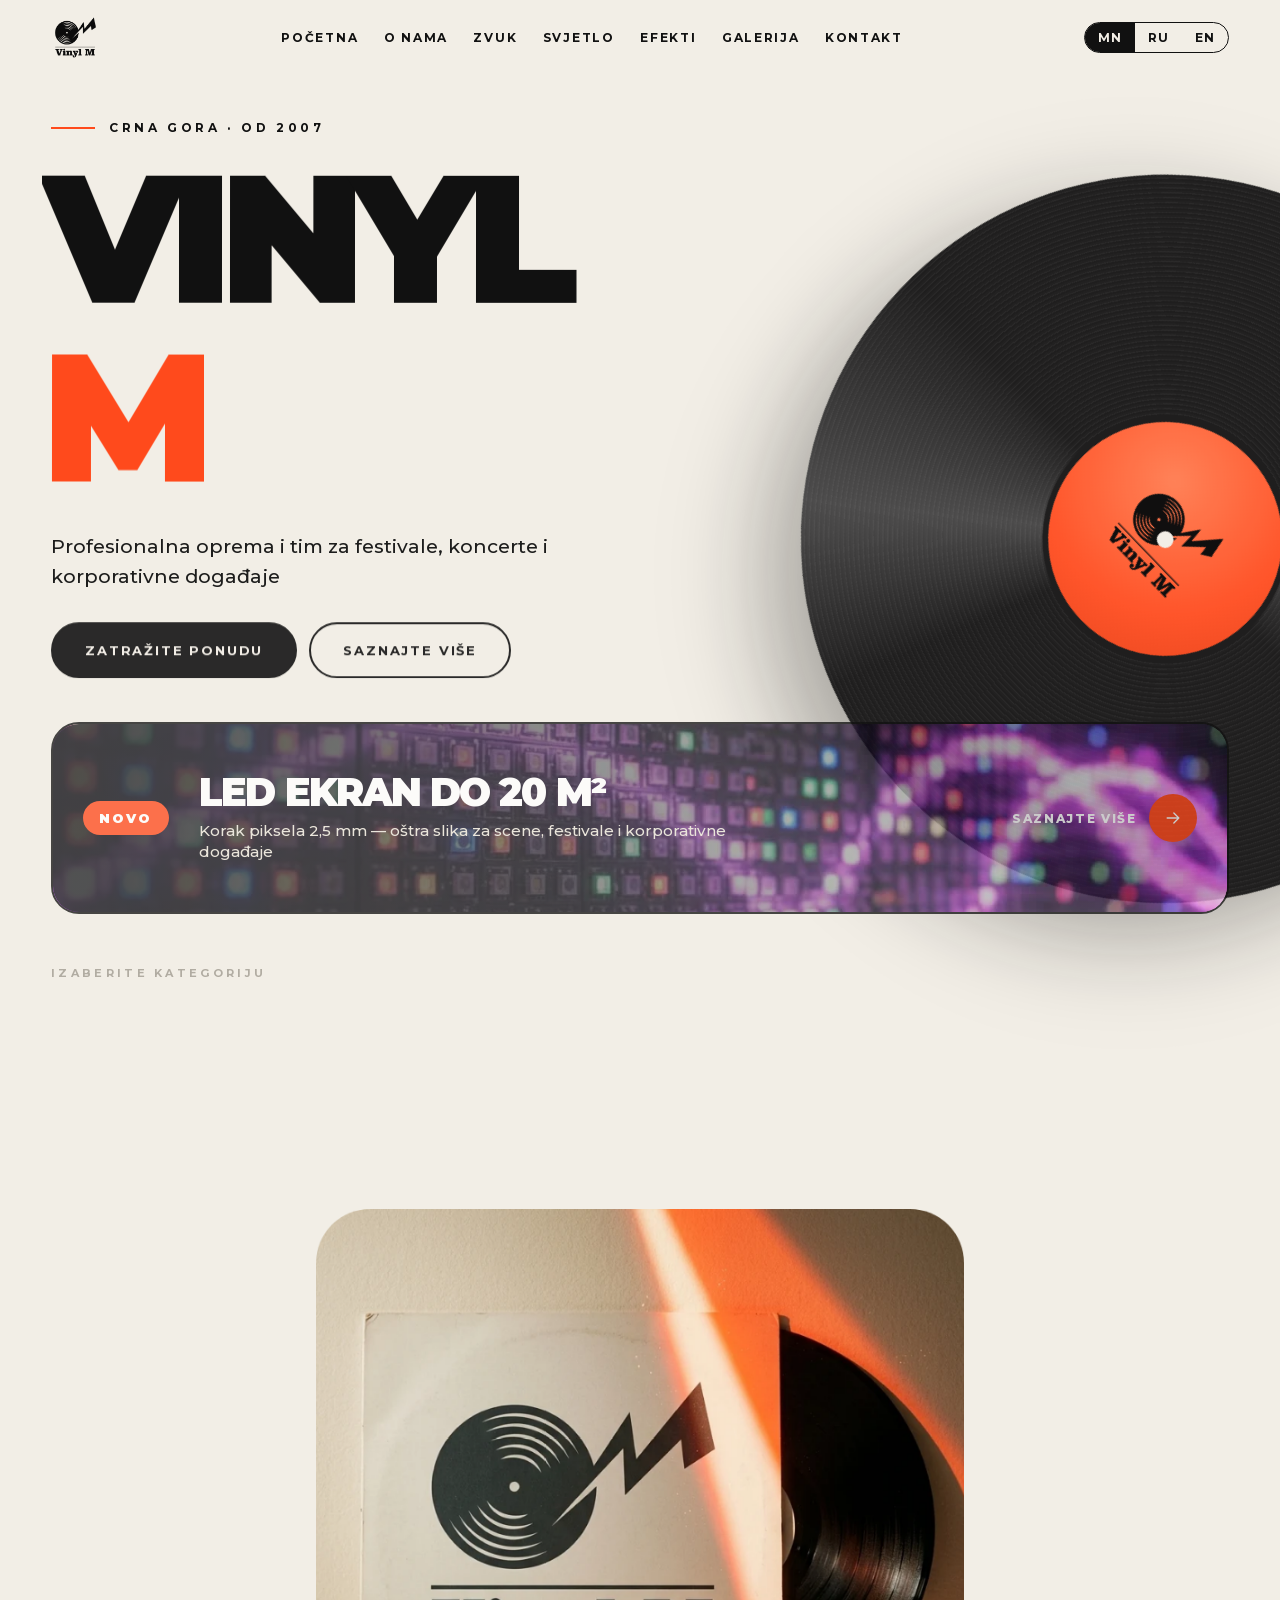
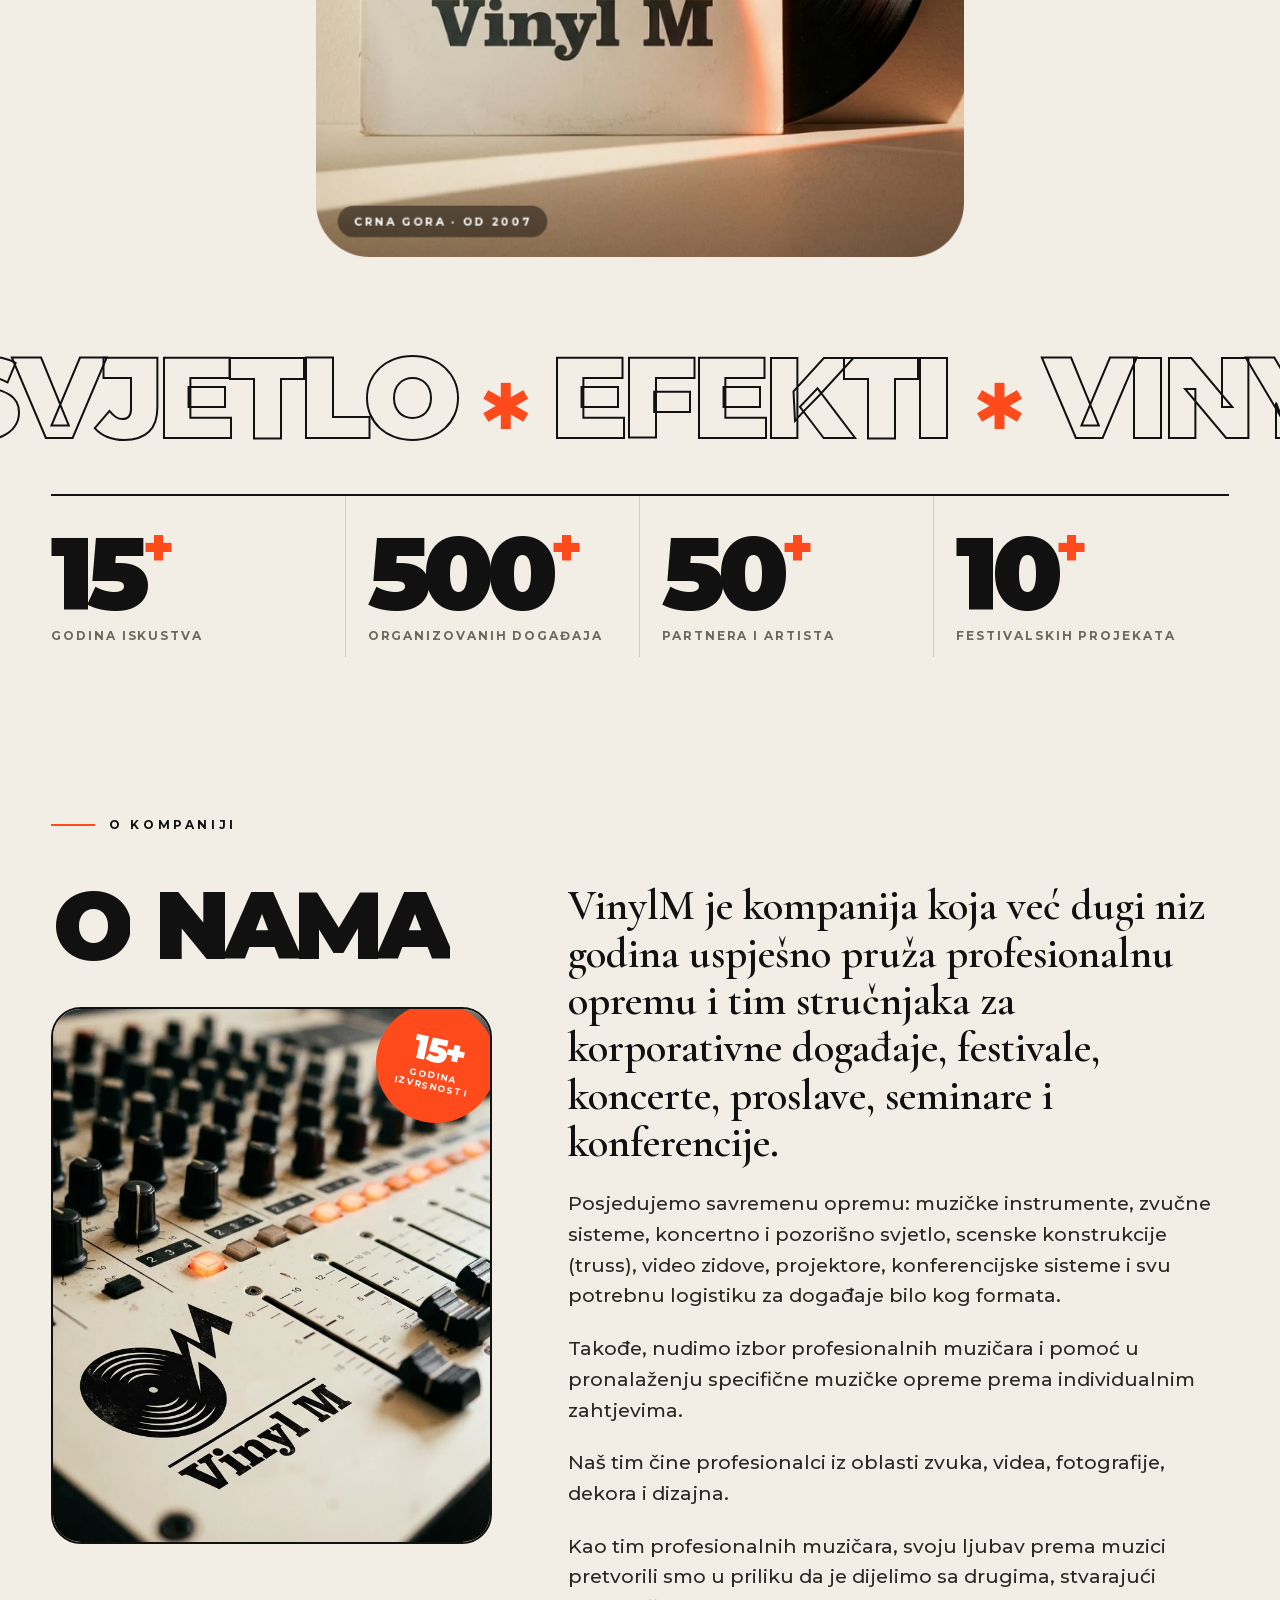
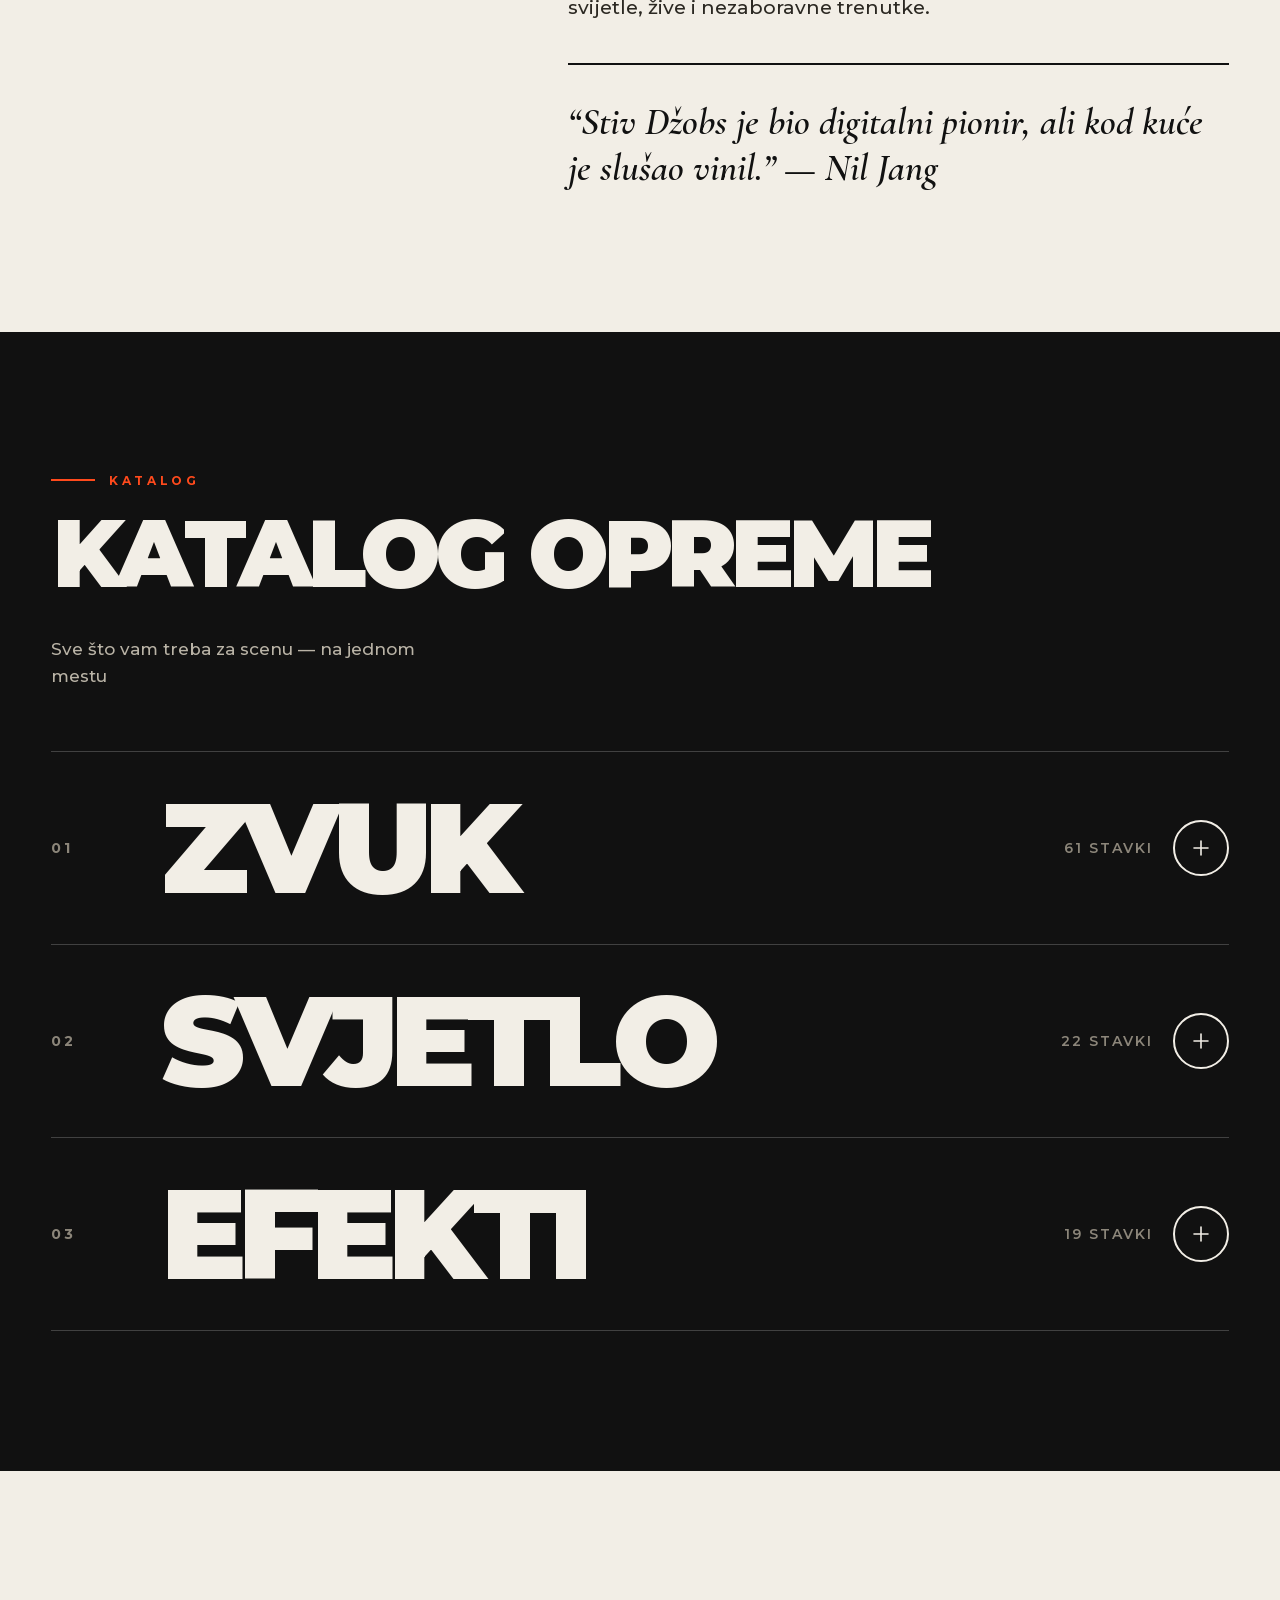
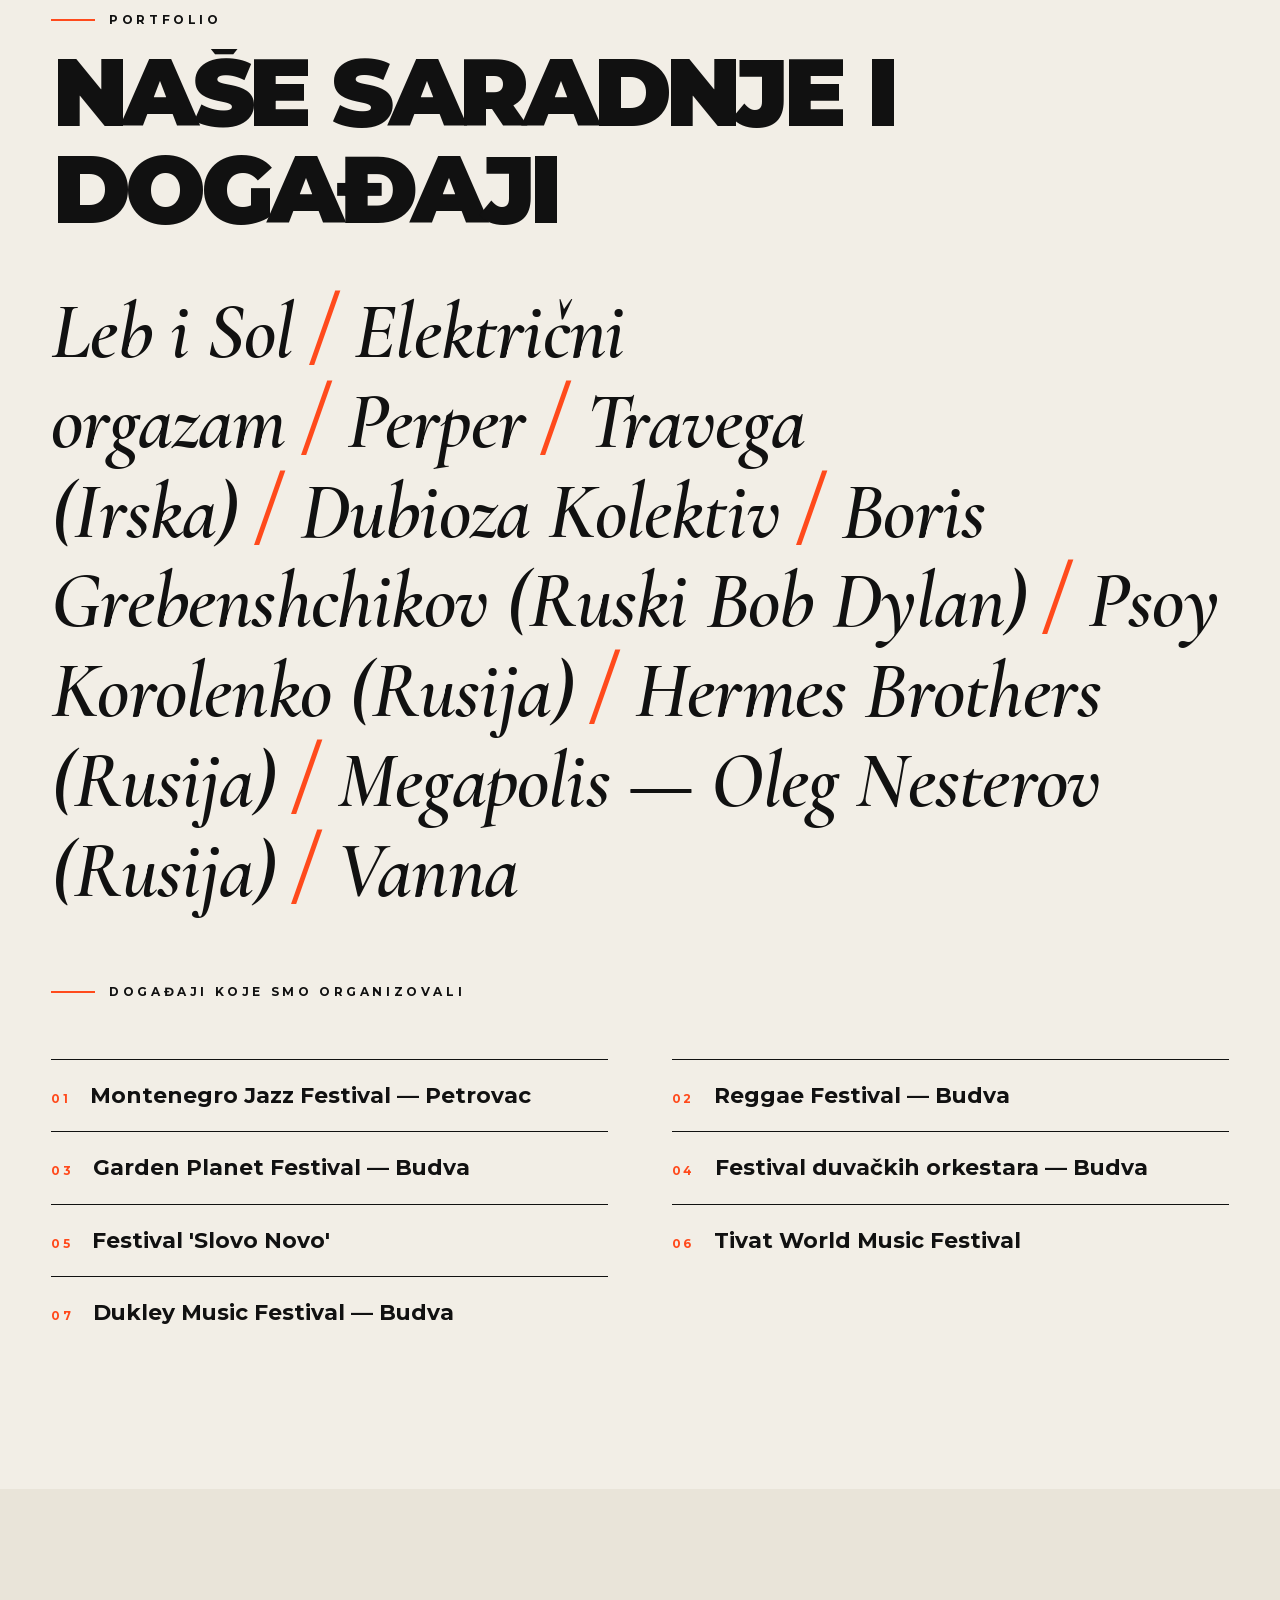
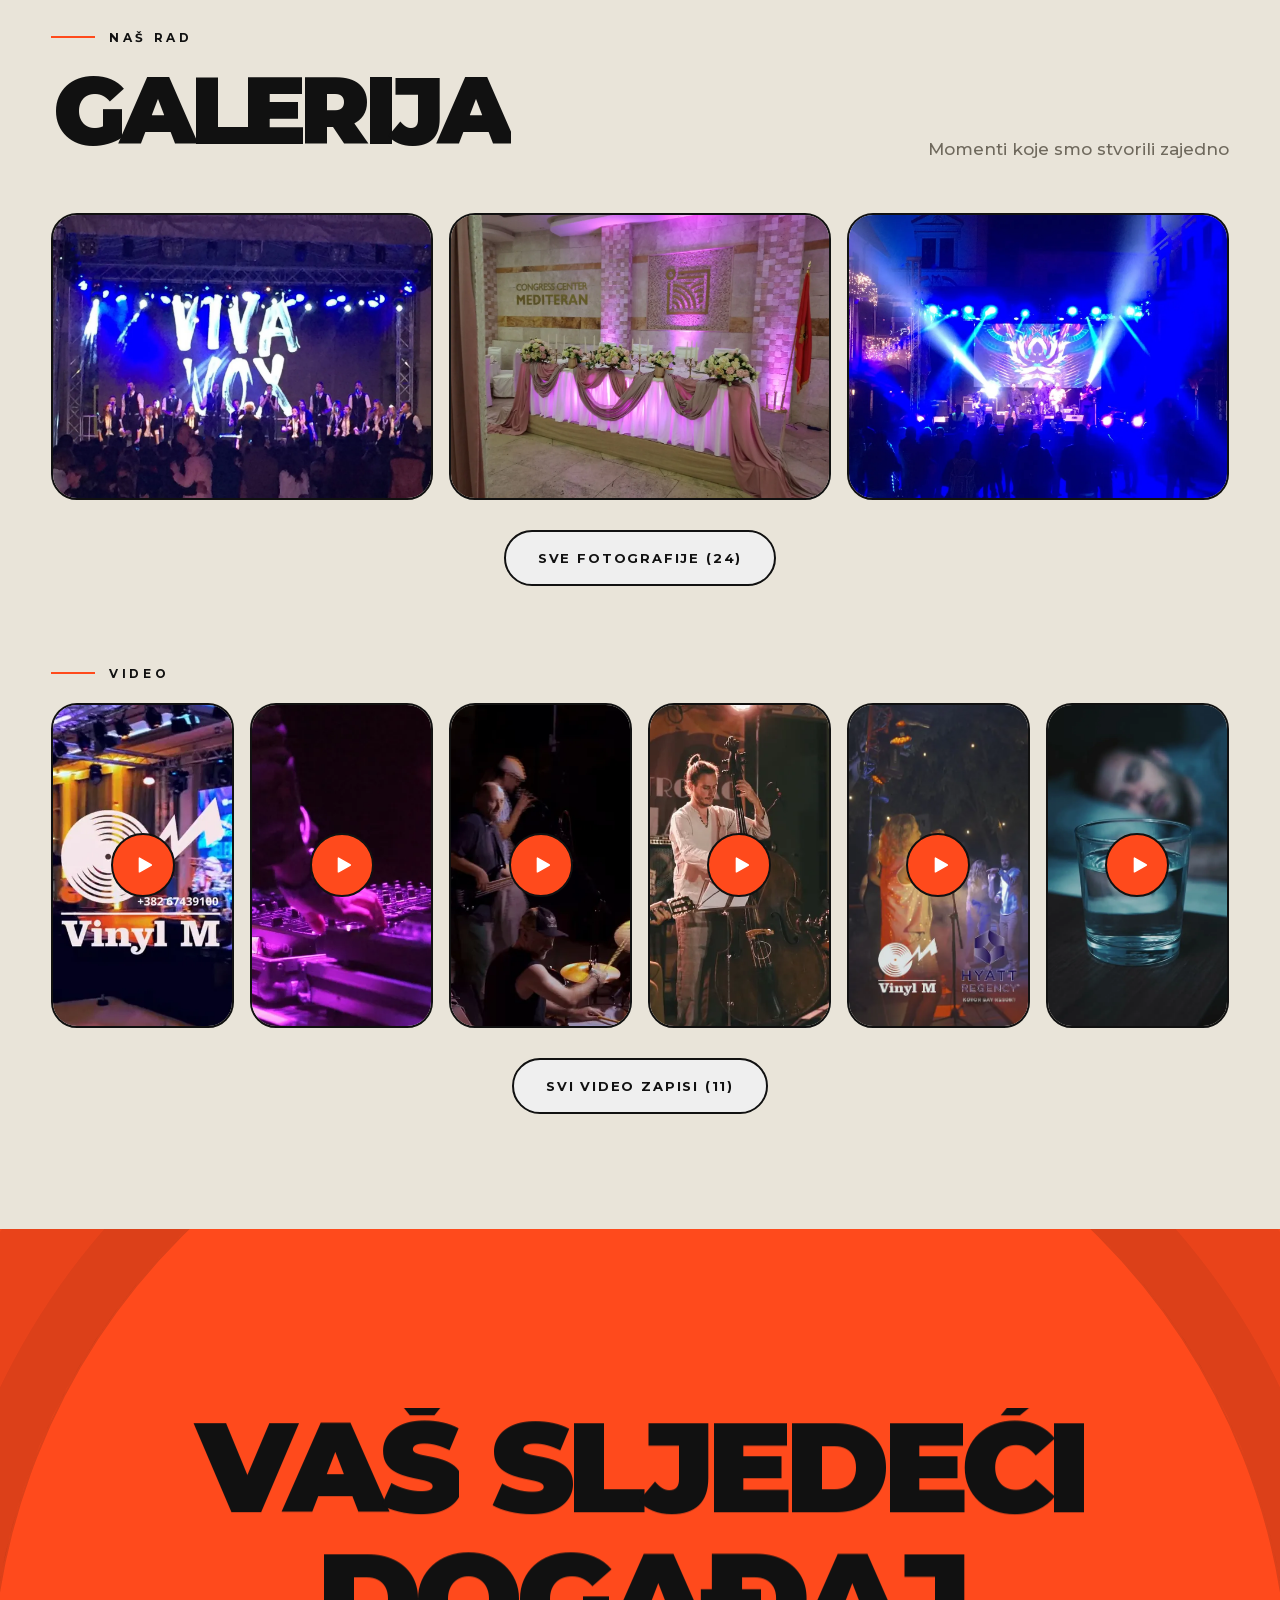
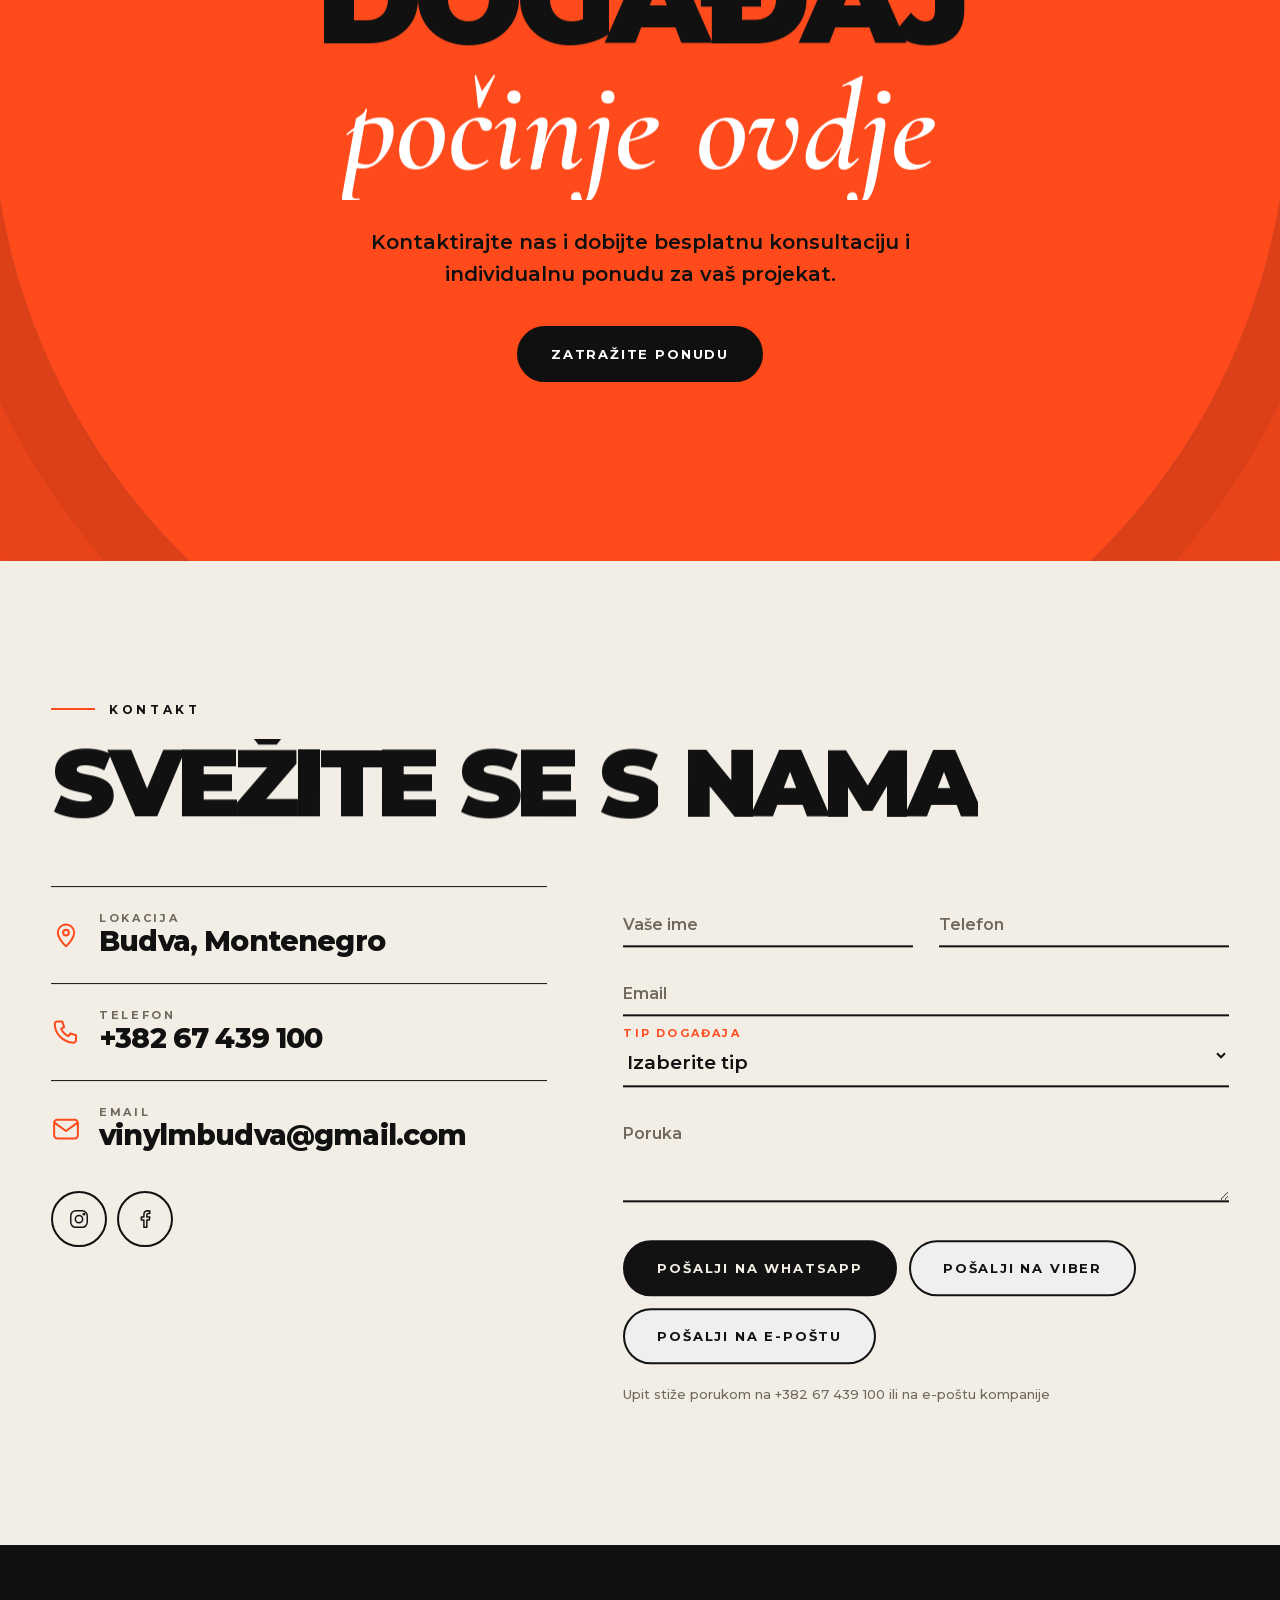
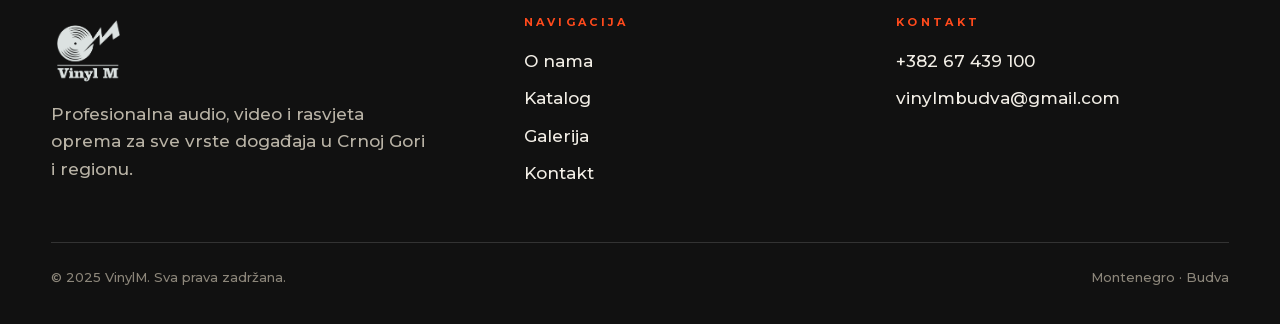
<file: main.html>
<!doctype html>
<html lang="sr-Latn"><head><meta charset="utf-8"><title>VinylM</title>
<meta http-equiv="refresh" content="0;url=index.html"><link rel="canonical" href="https://vinyl-m.com/">
<script>location.replace('index.html'+location.hash)</script></head>
<body><a href="index.html">VinylM</a></body></html>
</file>
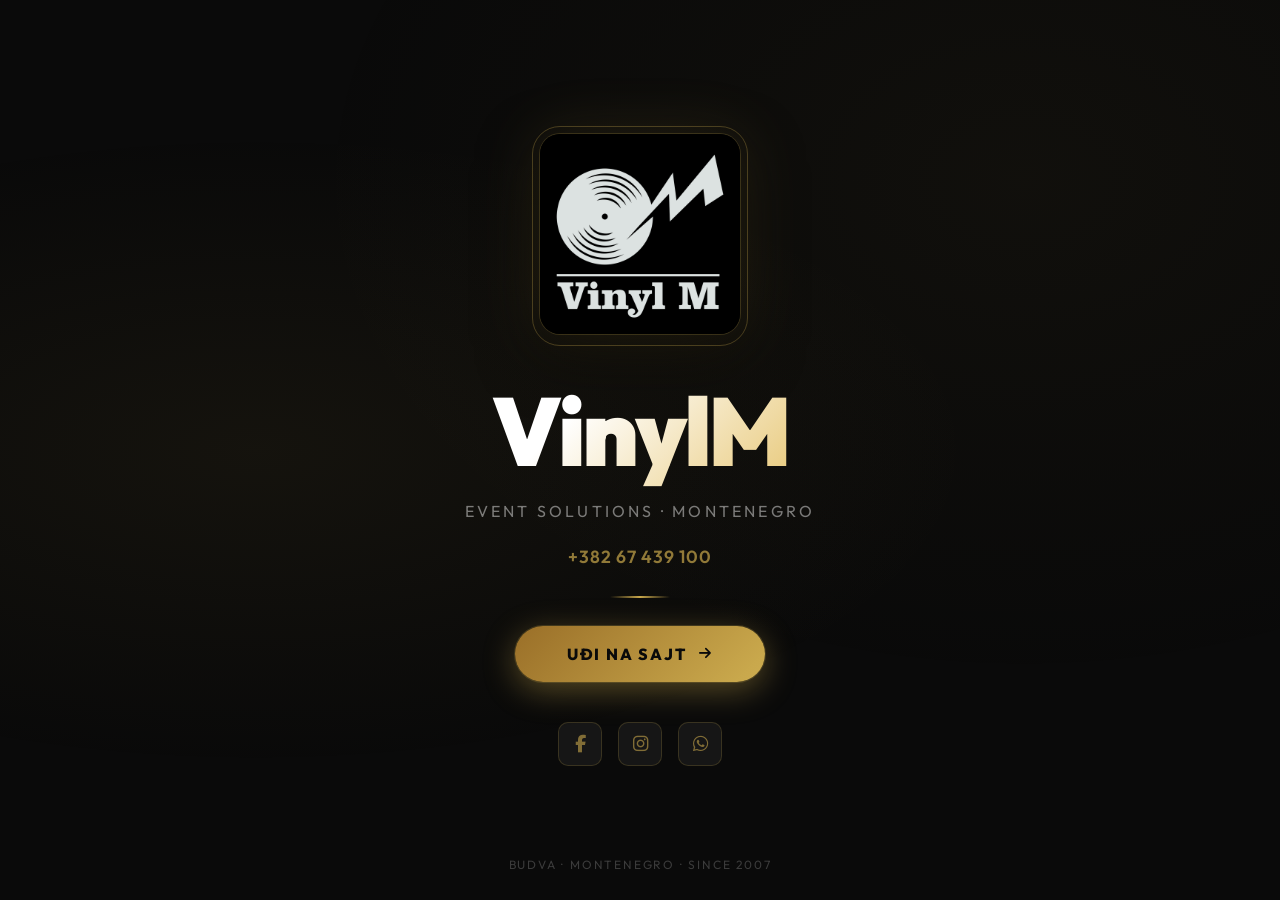
<file: old-index.html>
<!DOCTYPE html>
<html lang="sr-Latn">
<head>
  <meta charset="UTF-8">
  <meta name="robots" content="noindex,follow">
  <meta name="viewport" content="width=device-width, initial-scale=1.0">
  <title>VinylM — Dobrodošli</title>
  <meta name="description" content="VinylM — profesionalno ozvučenje, rasvjeta i specijalni efekti za festivale, koncerte i korporativne događaje u Crnoj Gori.">
  <link rel="preconnect" href="https://fonts.googleapis.com">
  <link rel="preconnect" href="https://fonts.gstatic.com" crossorigin>
  <link href="https://fonts.googleapis.com/css2?family=Outfit:wght@300;400;600;700;900&family=Inter:wght@300;400;500;600&display=swap" rel="stylesheet">
  <style>
    *, *::before, *::after { box-sizing: border-box; margin: 0; padding: 0; }
    html, body {
      height: 100%;
      background: #0A0A0A;
      font-family: 'Outfit', sans-serif;
      color: #fff;
      overflow: hidden;
    }

    /* Animated background particles */
    body::before {
      content: '';
      position: fixed;
      inset: 0;
      background:
        radial-gradient(ellipse at 20% 50%, rgba(201,168,76,0.06) 0%, transparent 50%),
        radial-gradient(ellipse at 80% 20%, rgba(201,168,76,0.04) 0%, transparent 50%);
      pointer-events: none;
    }

    .splash {
      display: flex;
      flex-direction: column;
      align-items: center;
      justify-content: center;
      min-height: 100vh;
      padding: 40px 20px;
      position: relative;
    }

    /* GIF Logo */
    .splash-logo {
      width: 200px;
      height: 200px;
      object-fit: cover;
      border-radius: 20px;
      box-shadow:
        0 0 0 1px rgba(201,168,76,0.2),
        0 0 60px rgba(201,168,76,0.15),
        0 20px 60px rgba(0,0,0,0.6);
      animation: logoIn 0.9s cubic-bezier(0.4,0,0.2,1) forwards;
      opacity: 0;
    }
    @keyframes logoIn {
      from { opacity: 0; transform: scale(0.85) translateY(20px); }
      to   { opacity: 1; transform: scale(1) translateY(0); }
    }

    /* Brand name */
    .brand-name {
      font-size: clamp(3rem, 12vw, 6rem);
      font-weight: 900;
      letter-spacing: -0.04em;
      margin-top: 32px;
      background: linear-gradient(135deg, #fff 30%, #E8C97A 100%);
      -webkit-background-clip: text;
      -webkit-text-fill-color: transparent;
      background-clip: text;
      animation: slideUp 0.8s 0.3s cubic-bezier(0.4,0,0.2,1) both;
    }

    .brand-tagline {
      font-size: clamp(0.85rem, 2vw, 1rem);
      font-weight: 400;
      color: rgba(255,255,255,0.45);
      letter-spacing: 0.2em;
      text-transform: uppercase;
      margin-top: 10px;
      animation: slideUp 0.8s 0.5s cubic-bezier(0.4,0,0.2,1) both;
    }

    .phone {
      font-size: 1.1rem;
      color: rgba(201,168,76,0.7);
      font-weight: 600;
      margin-top: 24px;
      letter-spacing: 0.06em;
      animation: slideUp 0.8s 0.6s cubic-bezier(0.4,0,0.2,1) both;
    }

    /* Gold divider */
    .divider {
      width: 60px;
      height: 2px;
      background: linear-gradient(90deg, transparent, #C9A84C, transparent);
      margin: 28px auto;
      animation: slideUp 0.8s 0.7s cubic-bezier(0.4,0,0.2,1) both;
    }

    @keyframes slideUp {
      from { opacity: 0; transform: translateY(24px); }
      to   { opacity: 1; transform: translateY(0); }
    }

    /* START button */
    .start-btn {
      display: inline-flex;
      align-items: center;
      gap: 12px;
      padding: 18px 52px;
      background: linear-gradient(135deg, #9A6F28, #C9A84C, #E8C97A);
      background-size: 200% 100%;
      background-position: 0% 50%;
      color: #0A0A0A;
      font-family: 'Outfit', sans-serif;
      font-size: 1rem;
      font-weight: 800;
      letter-spacing: 0.12em;
      text-transform: uppercase;
      text-decoration: none;
      border-radius: 60px;
      border: none;
      cursor: pointer;
      box-shadow:
        0 8px 32px rgba(201,168,76,0.4),
        0 0 0 1px rgba(201,168,76,0.2);
      transition: all 0.4s cubic-bezier(0.4,0,0.2,1);
      animation: slideUp 0.8s 0.8s cubic-bezier(0.4,0,0.2,1) both;
      position: relative;
      overflow: hidden;
    }
    .start-btn::before {
      content: '';
      position: absolute;
      inset: 0;
      background: linear-gradient(135deg, #E8C97A, #9A6F28);
      opacity: 0;
      transition: opacity 0.4s;
    }
    .start-btn:hover {
      transform: translateY(-4px) scale(1.03);
      box-shadow:
        0 16px 48px rgba(201,168,76,0.6),
        0 0 0 1px rgba(201,168,76,0.5);
    }
    .start-btn:hover::before { opacity: 1; }
    .start-btn span, .start-btn i { position: relative; z-index: 1; }

    /* Social row */
    .social-row {
      display: flex;
      gap: 16px;
      margin-top: 40px;
      animation: slideUp 0.8s 1s cubic-bezier(0.4,0,0.2,1) both;
    }
    .soc-link {
      width: 44px; height: 44px;
      display: flex; align-items: center; justify-content: center;
      background: rgba(255,255,255,0.05);
      border: 1px solid rgba(201,168,76,0.2);
      border-radius: 10px;
      color: rgba(201,168,76,0.6);
      font-size: 1.1rem;
      text-decoration: none;
      transition: all 0.3s;
    }
    .soc-link:hover {
      background: rgba(201,168,76,0.1);
      border-color: rgba(201,168,76,0.5);
      color: #C9A84C;
      transform: translateY(-3px);
    }

    /* Bottom badge */
    .location-badge {
      position: fixed;
      bottom: 28px;
      left: 50%;
      transform: translateX(-50%);
      font-size: 0.75rem;
      color: rgba(255,255,255,0.2);
      letter-spacing: 0.15em;
      text-transform: uppercase;
      animation: fadeIn 1s 1.2s both;
    }
    @keyframes fadeIn { from { opacity: 0; } to { opacity: 1; } }

    /* Shimmer ring around logo */
    .logo-ring {
      position: relative;
      display: inline-block;
    }
    .logo-ring::after {
      content: '';
      position: absolute;
      inset: -8px;
      border-radius: 28px;
      border: 1px solid rgba(201,168,76,0.3);
      animation: ringPulse 3s ease-in-out infinite;
    }
    @keyframes ringPulse {
      0%, 100% { opacity: 0.3; transform: scale(1); }
      50% { opacity: 0.7; transform: scale(1.03); }
    }

    @media (max-width: 480px) {
      .splash-logo { width: 150px; height: 150px; }
    }
  </style>
</head>
<body>
  <div class="splash">
    <div class="logo-ring">
      <img src="videos/logo.gif" alt="VinylM" class="splash-logo">
    </div>

    <div class="brand-name">VinylM</div>
    <div class="brand-tagline">Event Solutions · Montenegro</div>
    <div class="phone">+382 67 439 100</div>

    <div class="divider"></div>

    <a href="main.html" class="start-btn">
      <span>Uđi na sajt</span>
      <i class="fas fa-arrow-right" style="font-size:0.85rem;"></i>
    </a>

    <div class="social-row">
      <a href="https://www.facebook.com/share/198Ar6UoX1/" target="_blank" class="soc-link">
        <i class="fab fa-facebook-f"></i>
      </a>
      <a href="https://www.instagram.com/_vinyl_m/" target="_blank" class="soc-link">
        <i class="fab fa-instagram"></i>
      </a>
      <a href="https://wa.me/38267439100" target="_blank" class="soc-link">
        <i class="fab fa-whatsapp"></i>
      </a>
    </div>
  </div>

  <div class="location-badge">Budva · Montenegro · Since 2007</div>

  <link rel="stylesheet" href="https://cdnjs.cloudflare.com/ajax/libs/font-awesome/6.1.1/css/all.min.css">
</body>
</html>
</file>
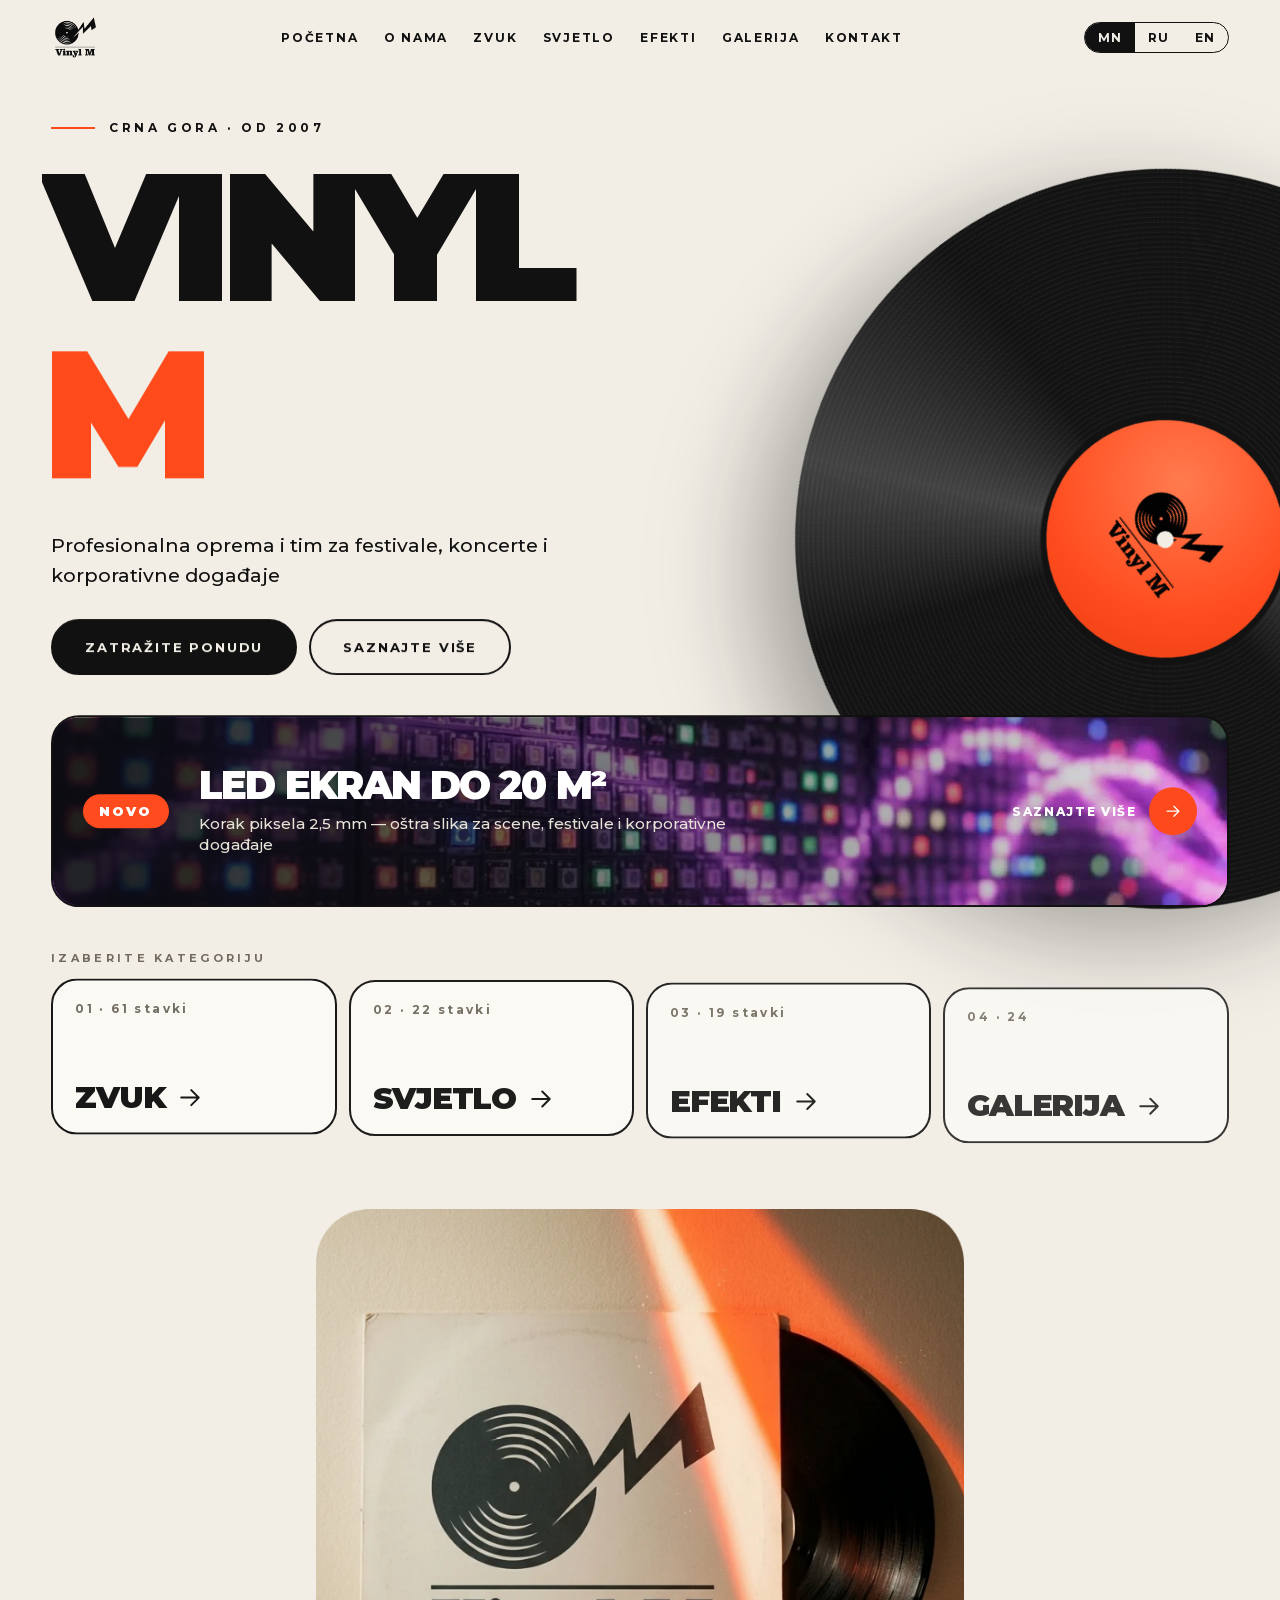
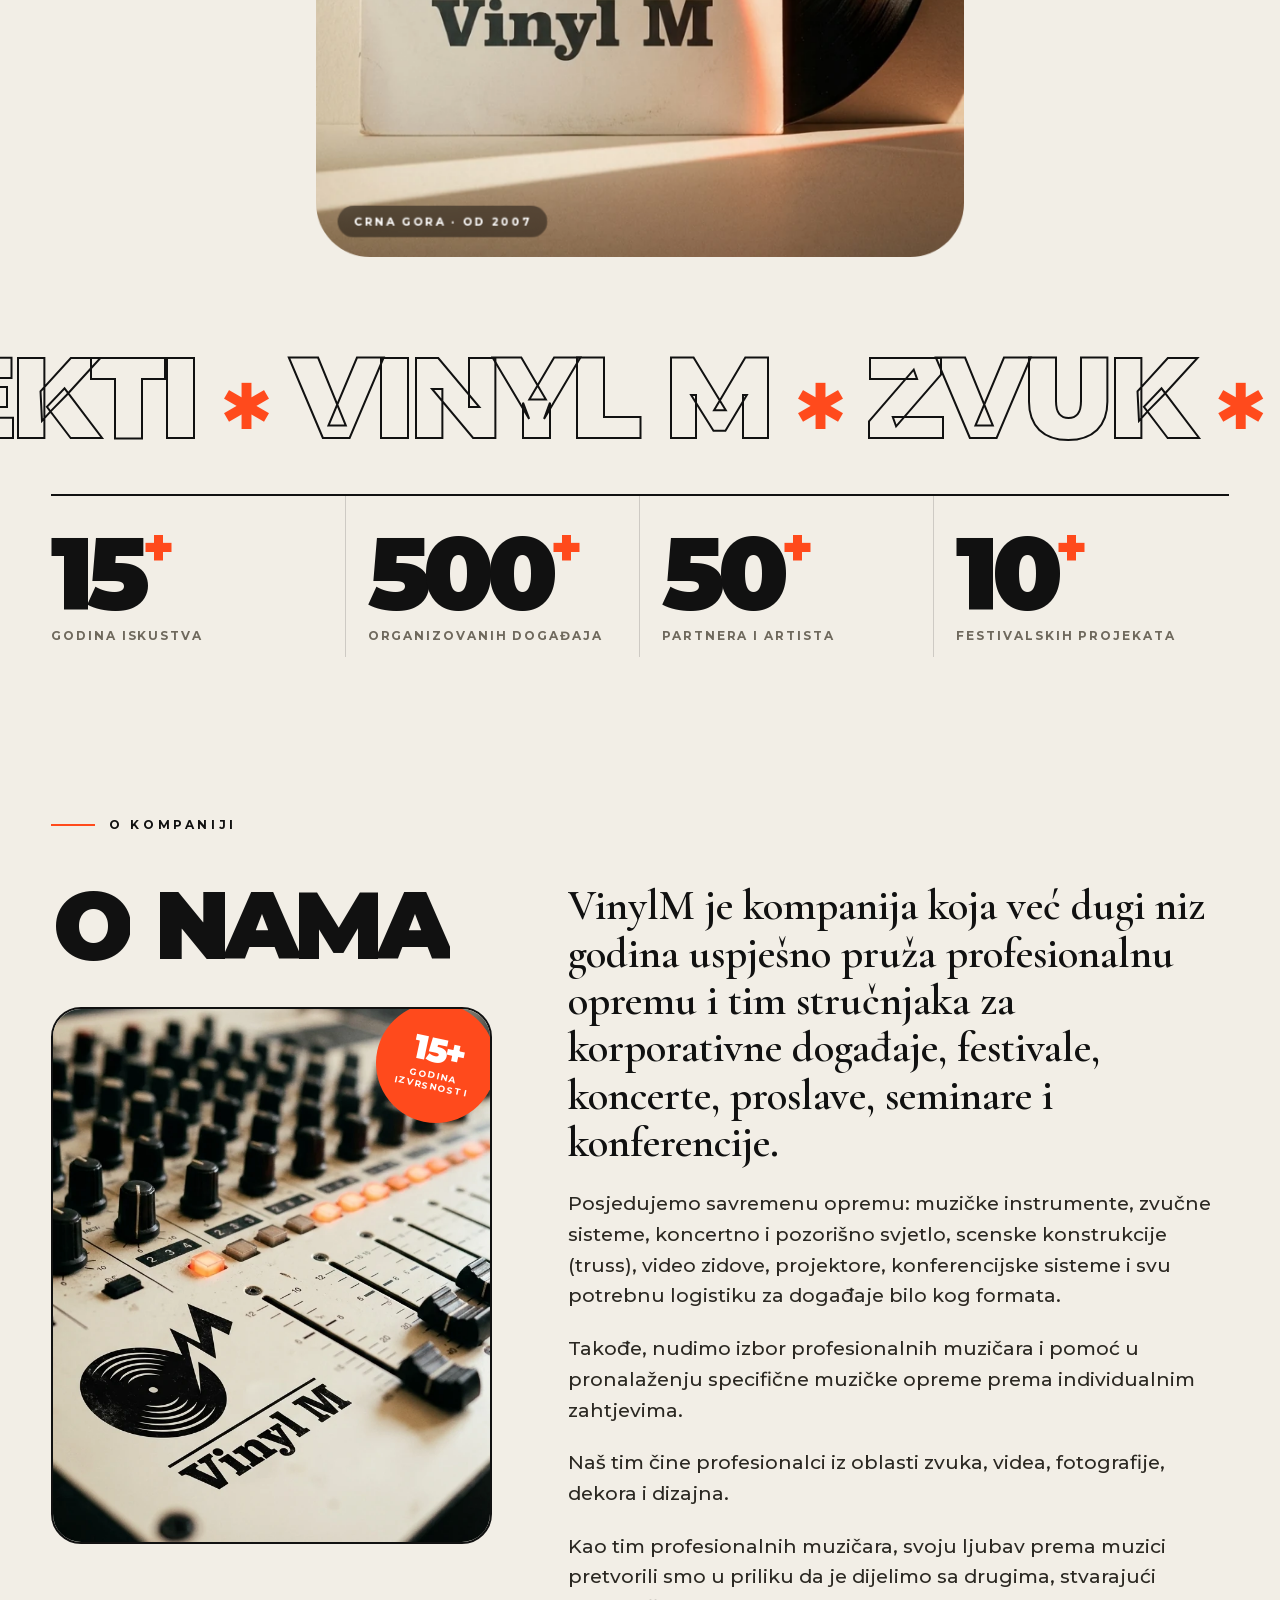
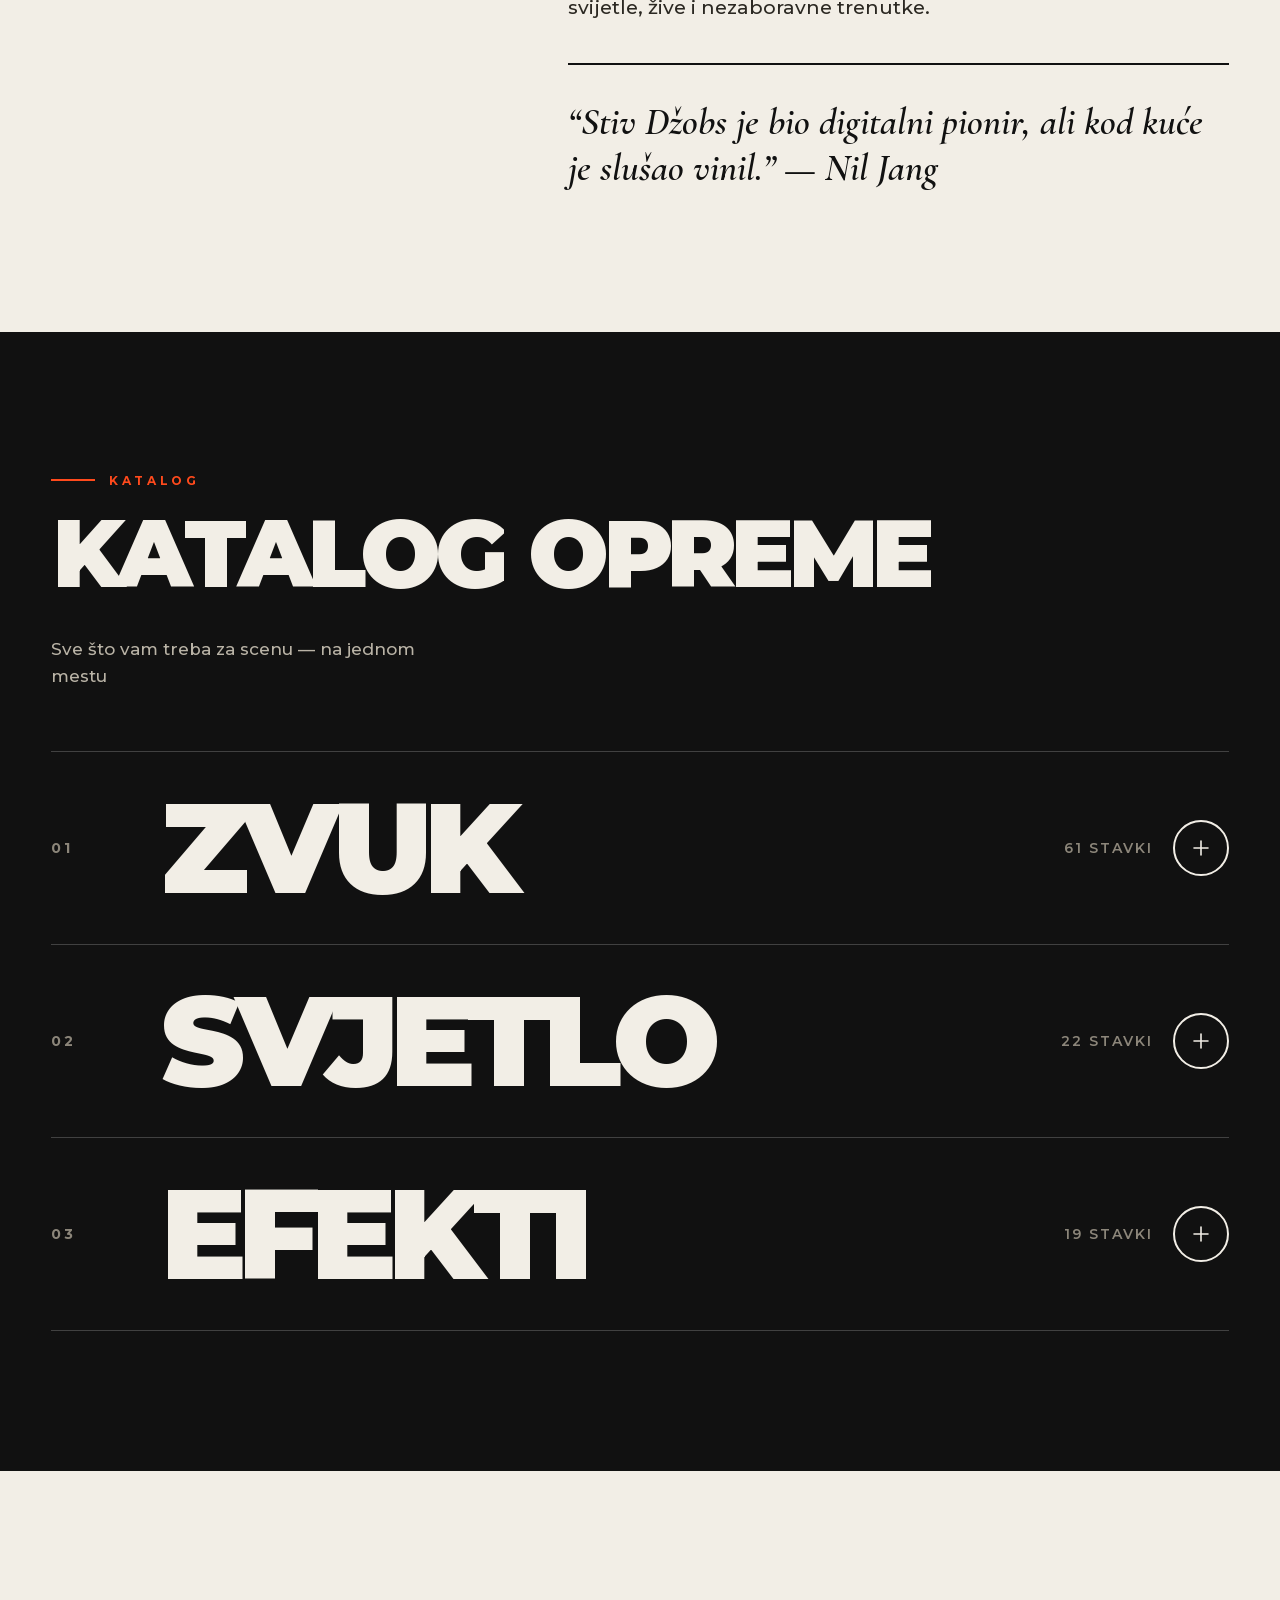
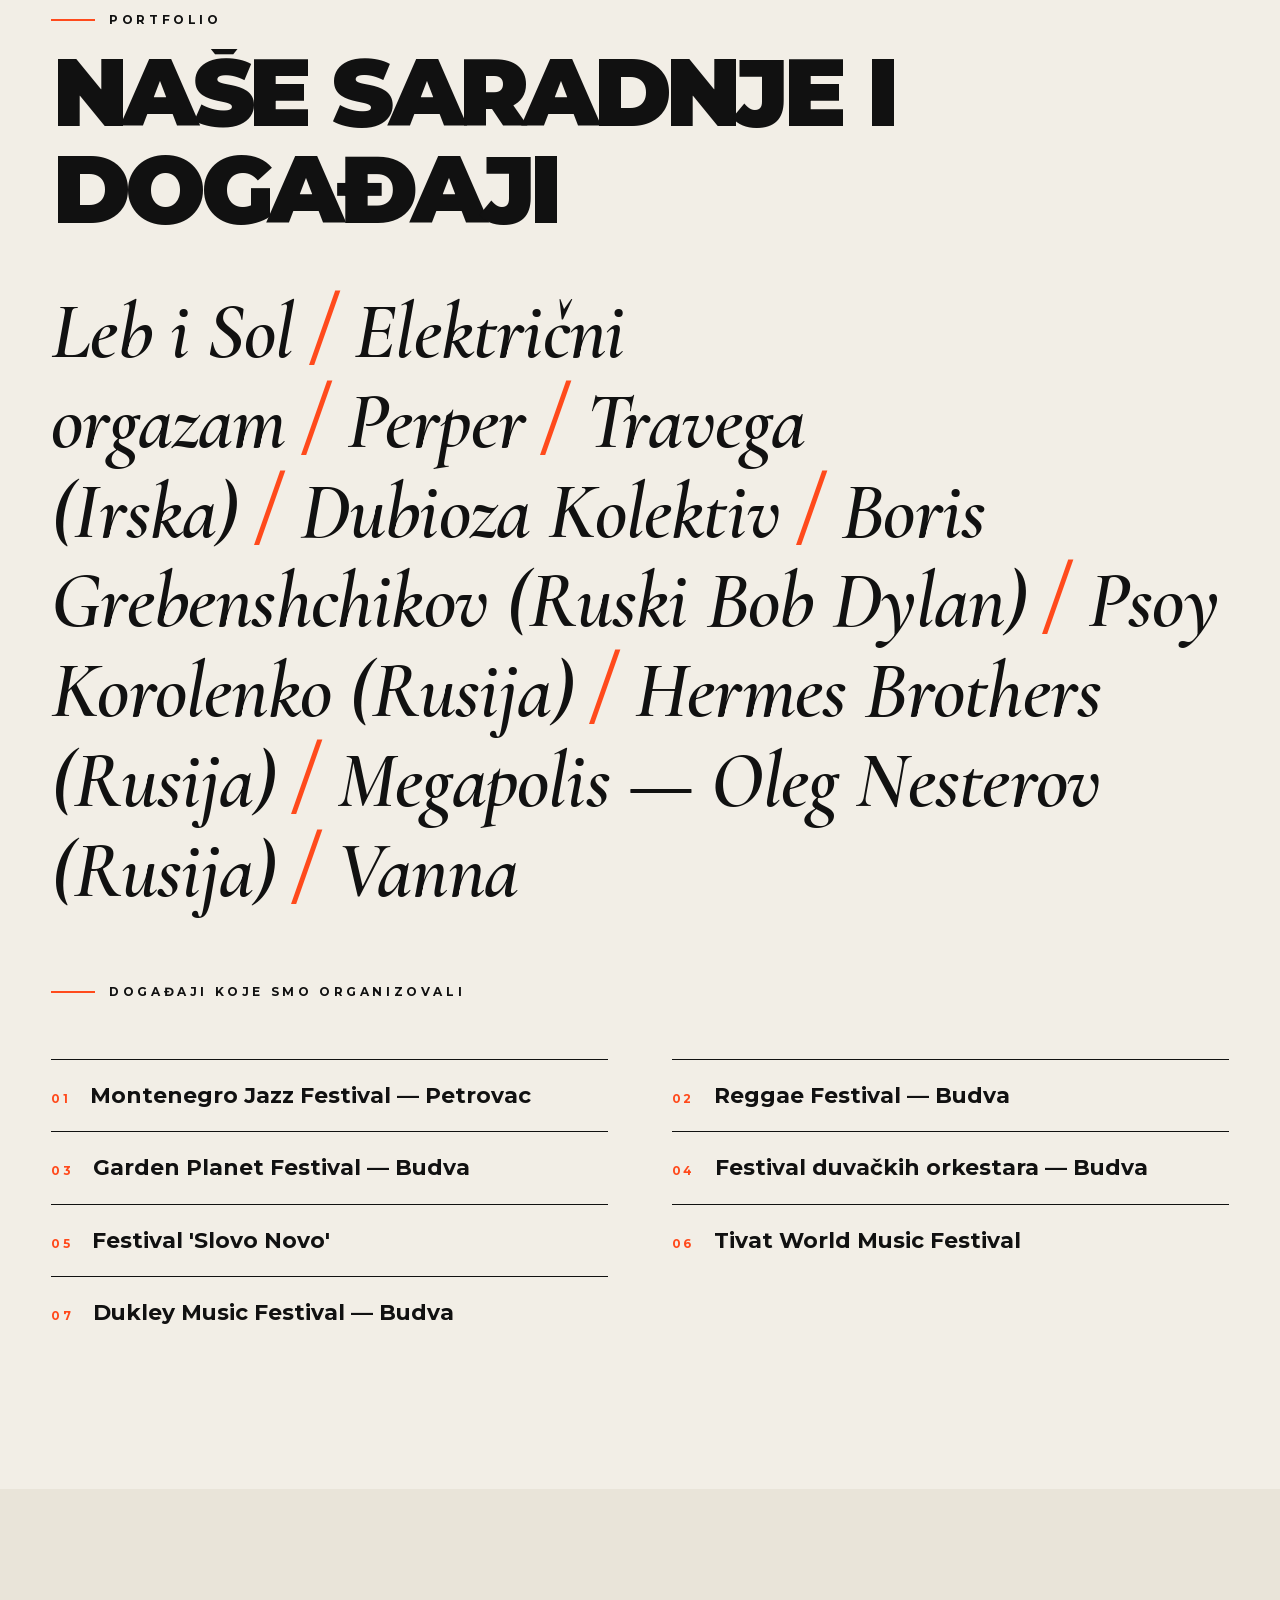
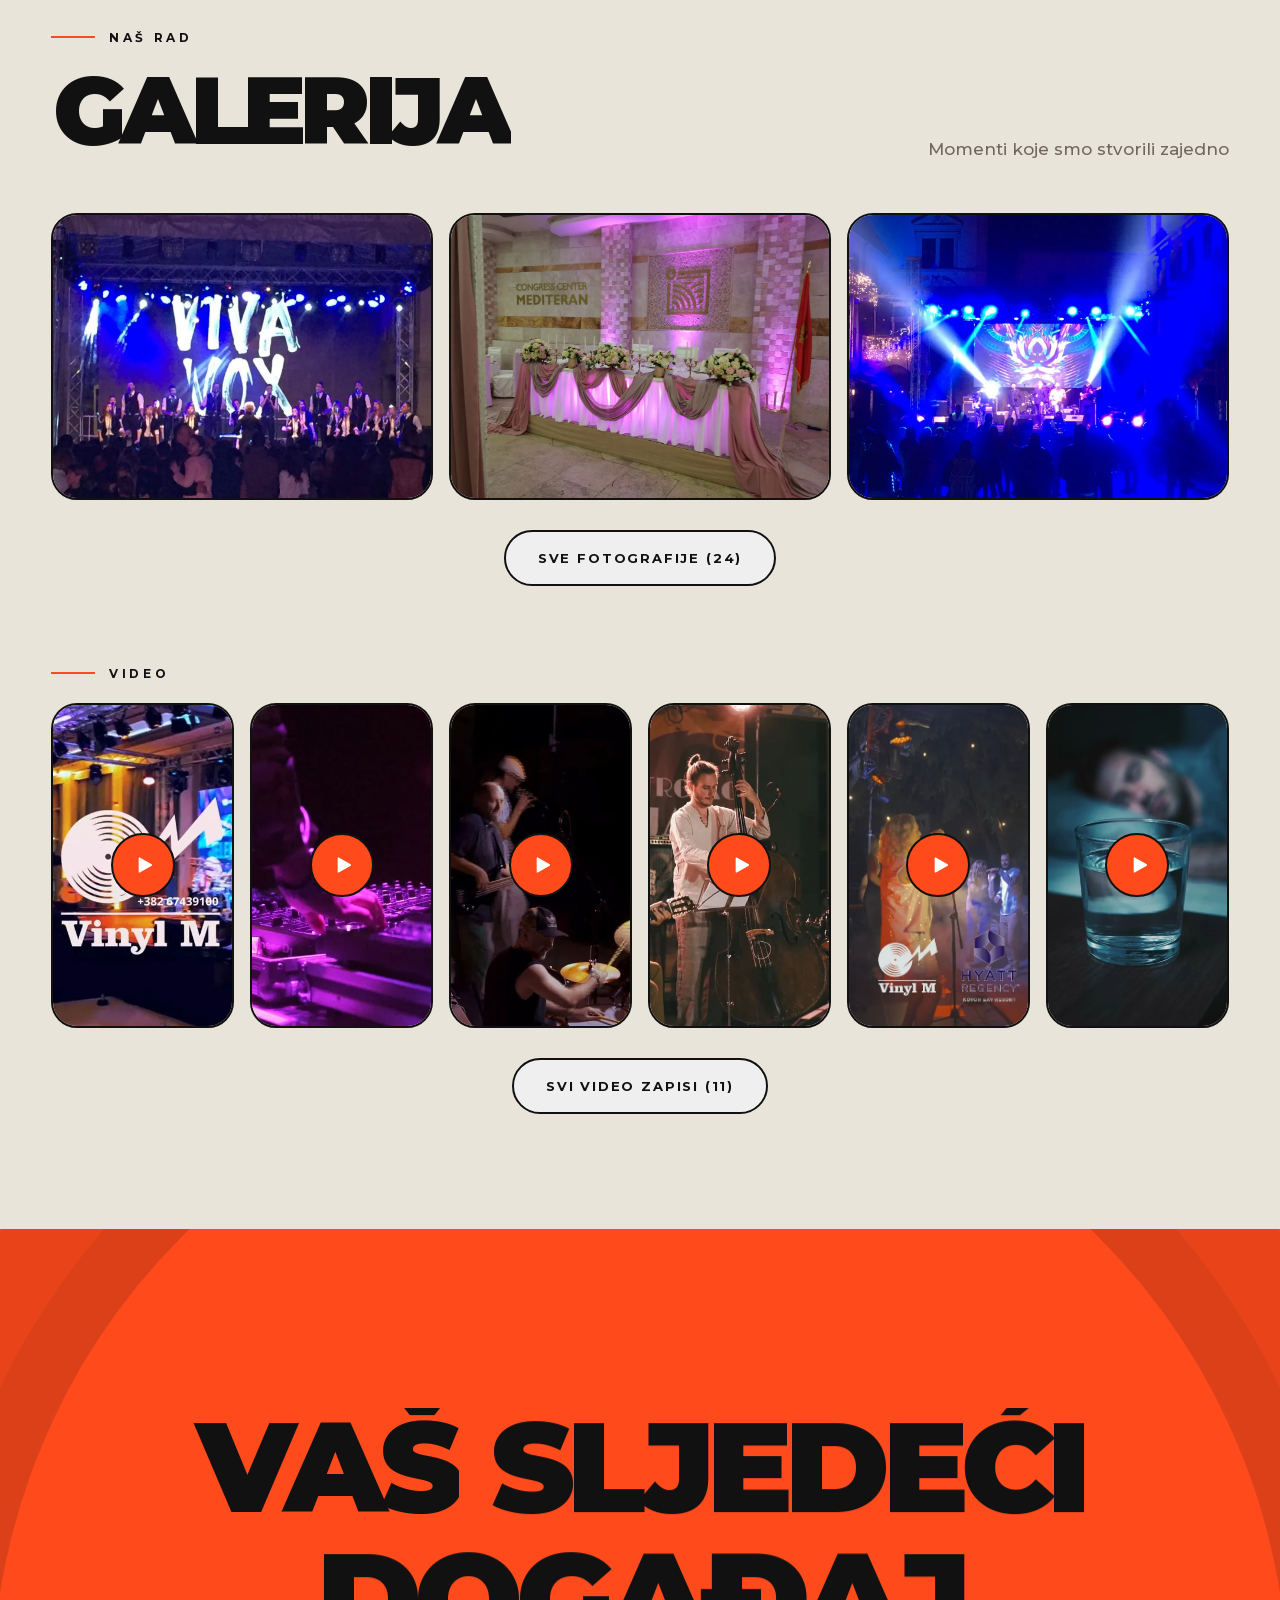
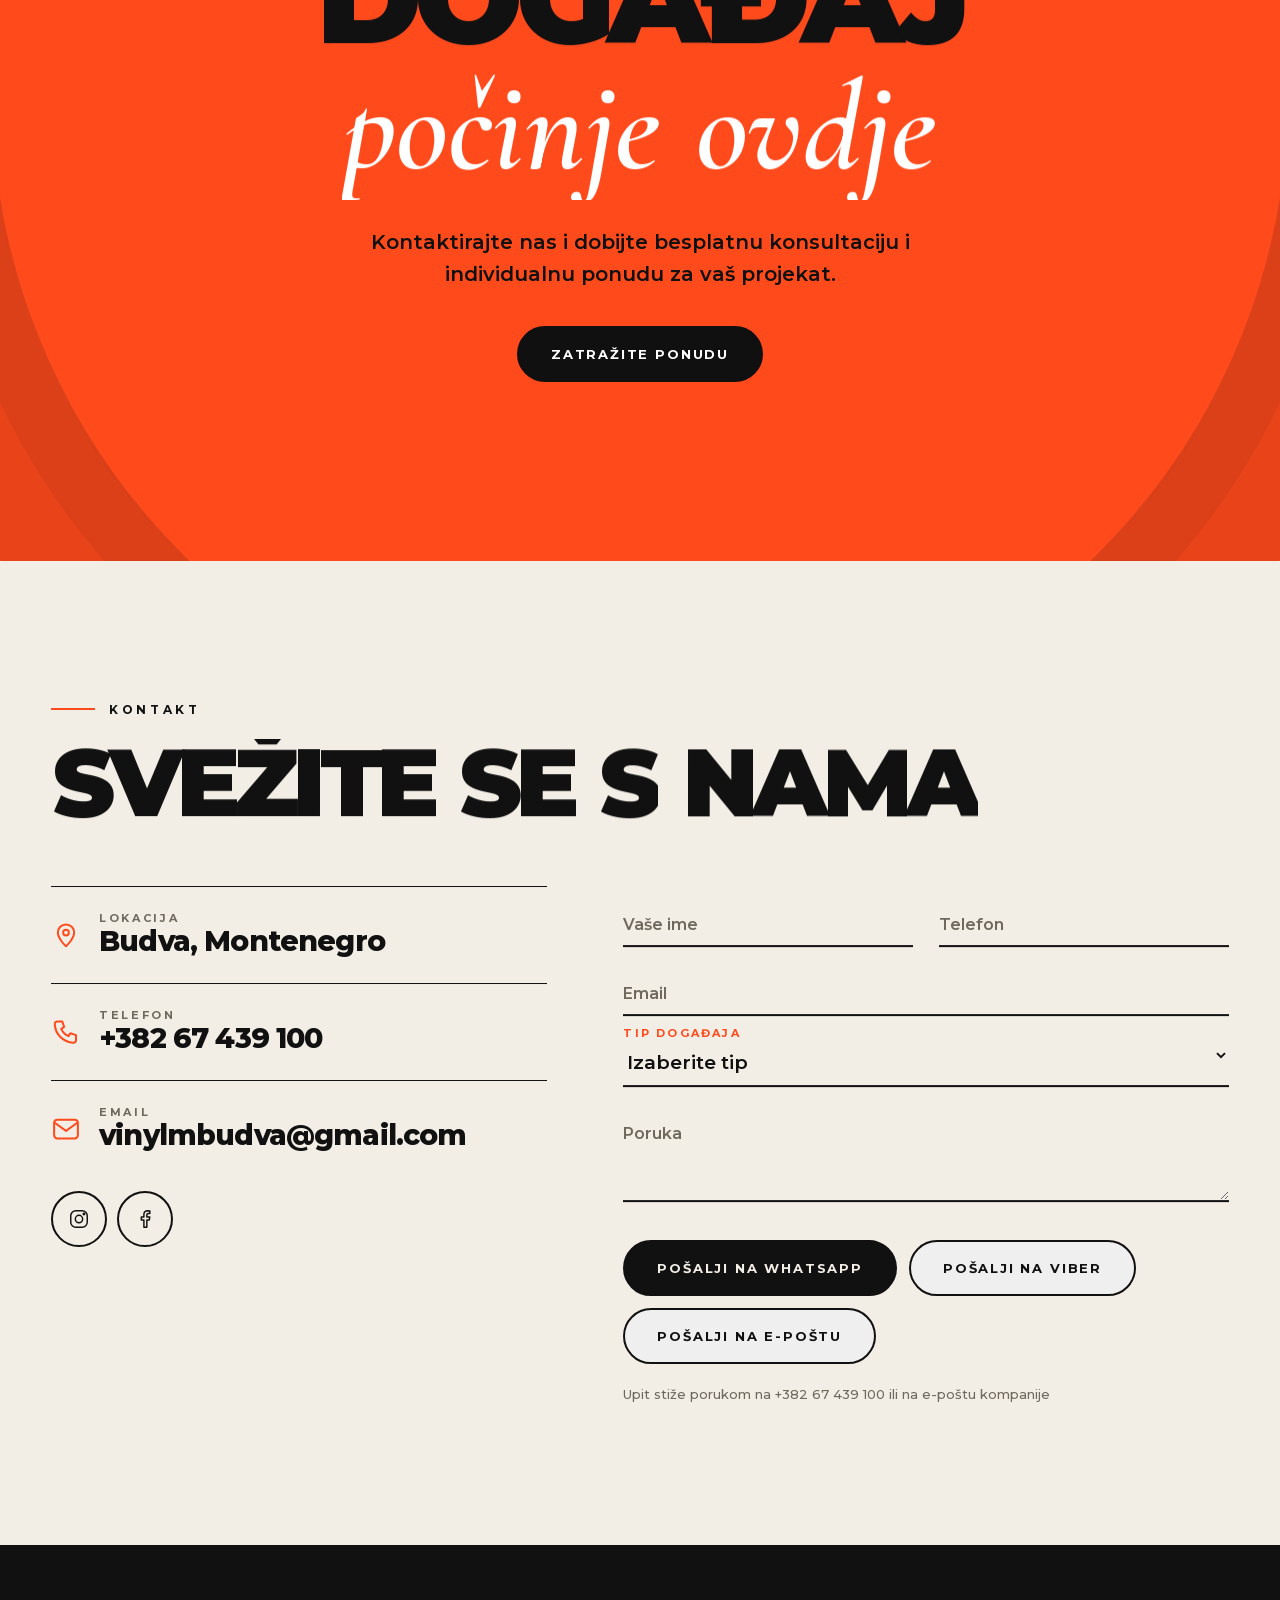
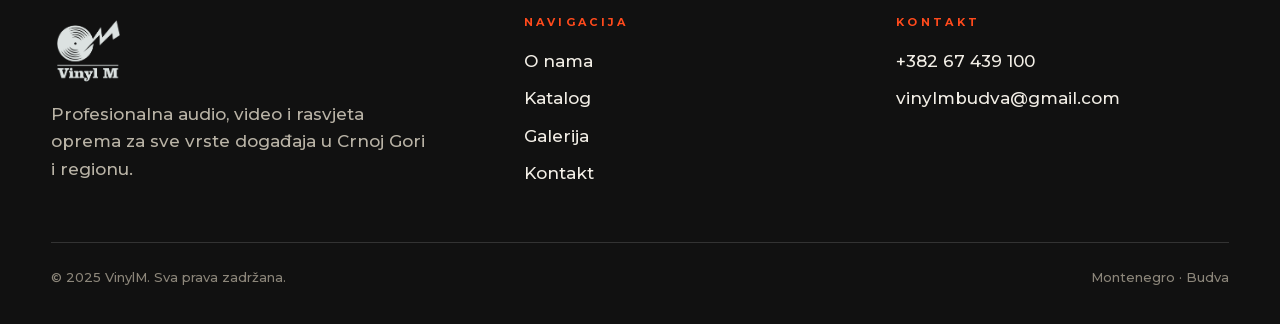
<file: sound.html>
<!doctype html>
<html lang="sr-Latn"><head><meta charset="utf-8"><title>VinylM</title>
<meta name="viewport" content="width=device-width,initial-scale=1">
<meta http-equiv="refresh" content="0;url=index.html#catalog-sound">
<link rel="canonical" href="https://vinyl-m.com/">
<script>location.replace('index.html#catalog-sound')</script></head>
<body><a href="index.html#catalog-sound">VinylM</a></body></html>
</file>
<file: assets/fonts/fonts-v3.css>
/* cyrillic */
@font-face {
  font-family: 'Cormorant Garamond';
  font-style: italic;
  font-weight: 400 700;
  font-display: swap;
  src: url('cormorant-garamond-italic-cyrillic.woff2') format('woff2');
  unicode-range: U+0301, U+0400-045F, U+0490-0491, U+04B0-04B1, U+2116;
}
/* latin-ext */
@font-face {
  font-family: 'Cormorant Garamond';
  font-style: italic;
  font-weight: 400 700;
  font-display: swap;
  src: url('cormorant-garamond-italic-latin-ext.woff2') format('woff2');
  unicode-range: U+0100-02BA, U+02BD-02C5, U+02C7-02CC, U+02CE-02D7, U+02DD-02FF, U+0304, U+0308, U+0329, U+1D00-1DBF, U+1E00-1E9F, U+1EF2-1EFF, U+2020, U+20A0-20AB, U+20AD-20C4, U+2113, U+2C60-2C7F, U+A720-A7FF;
}
/* latin */
@font-face {
  font-family: 'Cormorant Garamond';
  font-style: italic;
  font-weight: 400 700;
  font-display: swap;
  src: url('cormorant-garamond-italic-latin.woff2') format('woff2');
  unicode-range: U+0000-00FF, U+0131, U+0152-0153, U+02BB-02BC, U+02C6, U+02DA, U+02DC, U+0304, U+0308, U+0329, U+2000-206F, U+20AC, U+2122, U+2191, U+2193, U+2212, U+2215, U+FEFF, U+FFFD;
}
/* cyrillic */
@font-face {
  font-family: 'Cormorant Garamond';
  font-style: normal;
  font-weight: 400 700;
  font-display: swap;
  src: url('cormorant-garamond-normal-cyrillic.woff2') format('woff2');
  unicode-range: U+0301, U+0400-045F, U+0490-0491, U+04B0-04B1, U+2116;
}
/* latin-ext */
@font-face {
  font-family: 'Cormorant Garamond';
  font-style: normal;
  font-weight: 400 700;
  font-display: swap;
  src: url('cormorant-garamond-normal-latin-ext.woff2') format('woff2');
  unicode-range: U+0100-02BA, U+02BD-02C5, U+02C7-02CC, U+02CE-02D7, U+02DD-02FF, U+0304, U+0308, U+0329, U+1D00-1DBF, U+1E00-1E9F, U+1EF2-1EFF, U+2020, U+20A0-20AB, U+20AD-20C4, U+2113, U+2C60-2C7F, U+A720-A7FF;
}
/* latin */
@font-face {
  font-family: 'Cormorant Garamond';
  font-style: normal;
  font-weight: 400 700;
  font-display: swap;
  src: url('cormorant-garamond-normal-latin.woff2') format('woff2');
  unicode-range: U+0000-00FF, U+0131, U+0152-0153, U+02BB-02BC, U+02C6, U+02DA, U+02DC, U+0304, U+0308, U+0329, U+2000-206F, U+20AC, U+2122, U+2191, U+2193, U+2212, U+2215, U+FEFF, U+FFFD;
}
/* cyrillic */
@font-face {
  font-family: 'Montserrat';
  font-style: normal;
  font-weight: 400 900;
  font-display: swap;
  src: url('montserrat-normal-cyrillic.woff2') format('woff2');
  unicode-range: U+0301, U+0400-045F, U+0490-0491, U+04B0-04B1, U+2116;
}
/* latin-ext */
@font-face {
  font-family: 'Montserrat';
  font-style: normal;
  font-weight: 400 900;
  font-display: swap;
  src: url('montserrat-normal-latin-ext.woff2') format('woff2');
  unicode-range: U+0100-02BA, U+02BD-02C5, U+02C7-02CC, U+02CE-02D7, U+02DD-02FF, U+0304, U+0308, U+0329, U+1D00-1DBF, U+1E00-1E9F, U+1EF2-1EFF, U+2020, U+20A0-20AB, U+20AD-20C4, U+2113, U+2C60-2C7F, U+A720-A7FF;
}
/* latin */
@font-face {
  font-family: 'Montserrat';
  font-style: normal;
  font-weight: 400 900;
  font-display: swap;
  src: url('montserrat-normal-latin.woff2') format('woff2');
  unicode-range: U+0000-00FF, U+0131, U+0152-0153, U+02BB-02BC, U+02C6, U+02DA, U+02DC, U+0304, U+0308, U+0329, U+2000-206F, U+20AC, U+2122, U+2191, U+2193, U+2212, U+2215, U+FEFF, U+FFFD;
}
</file>
